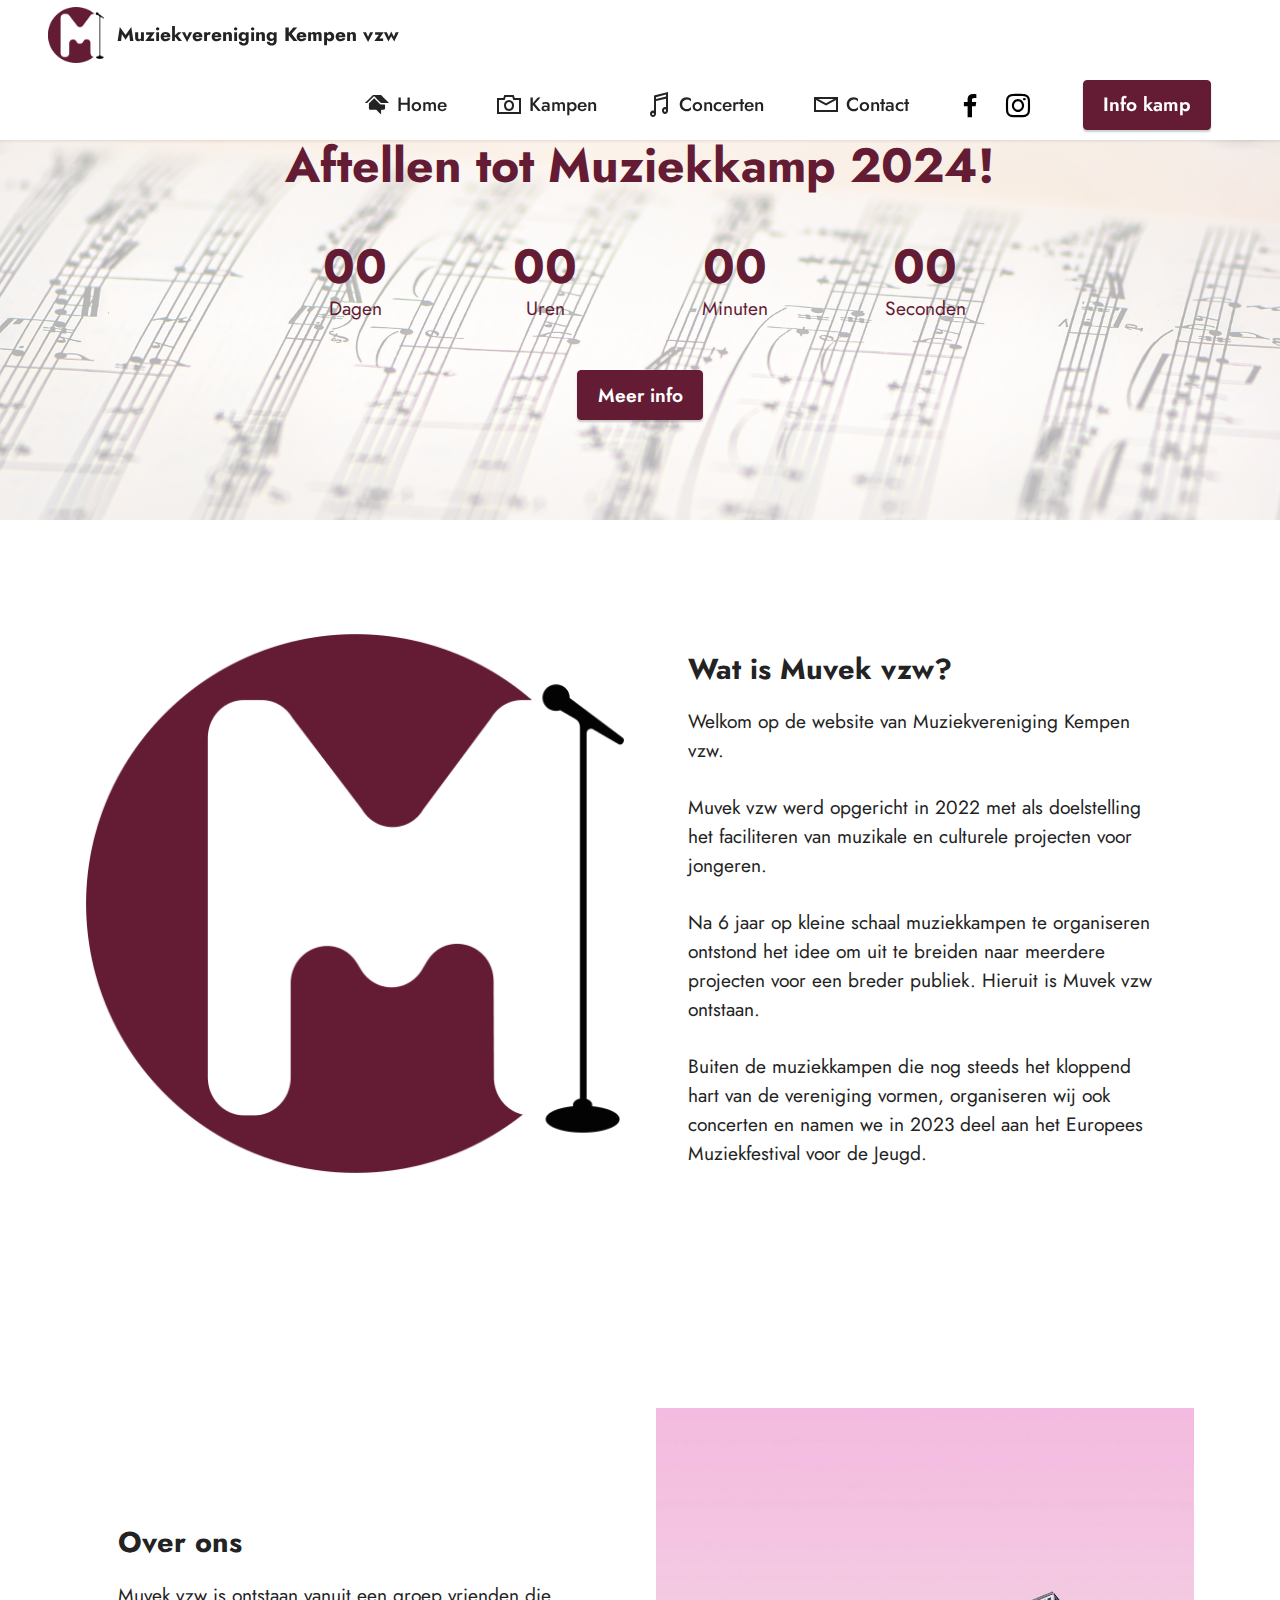
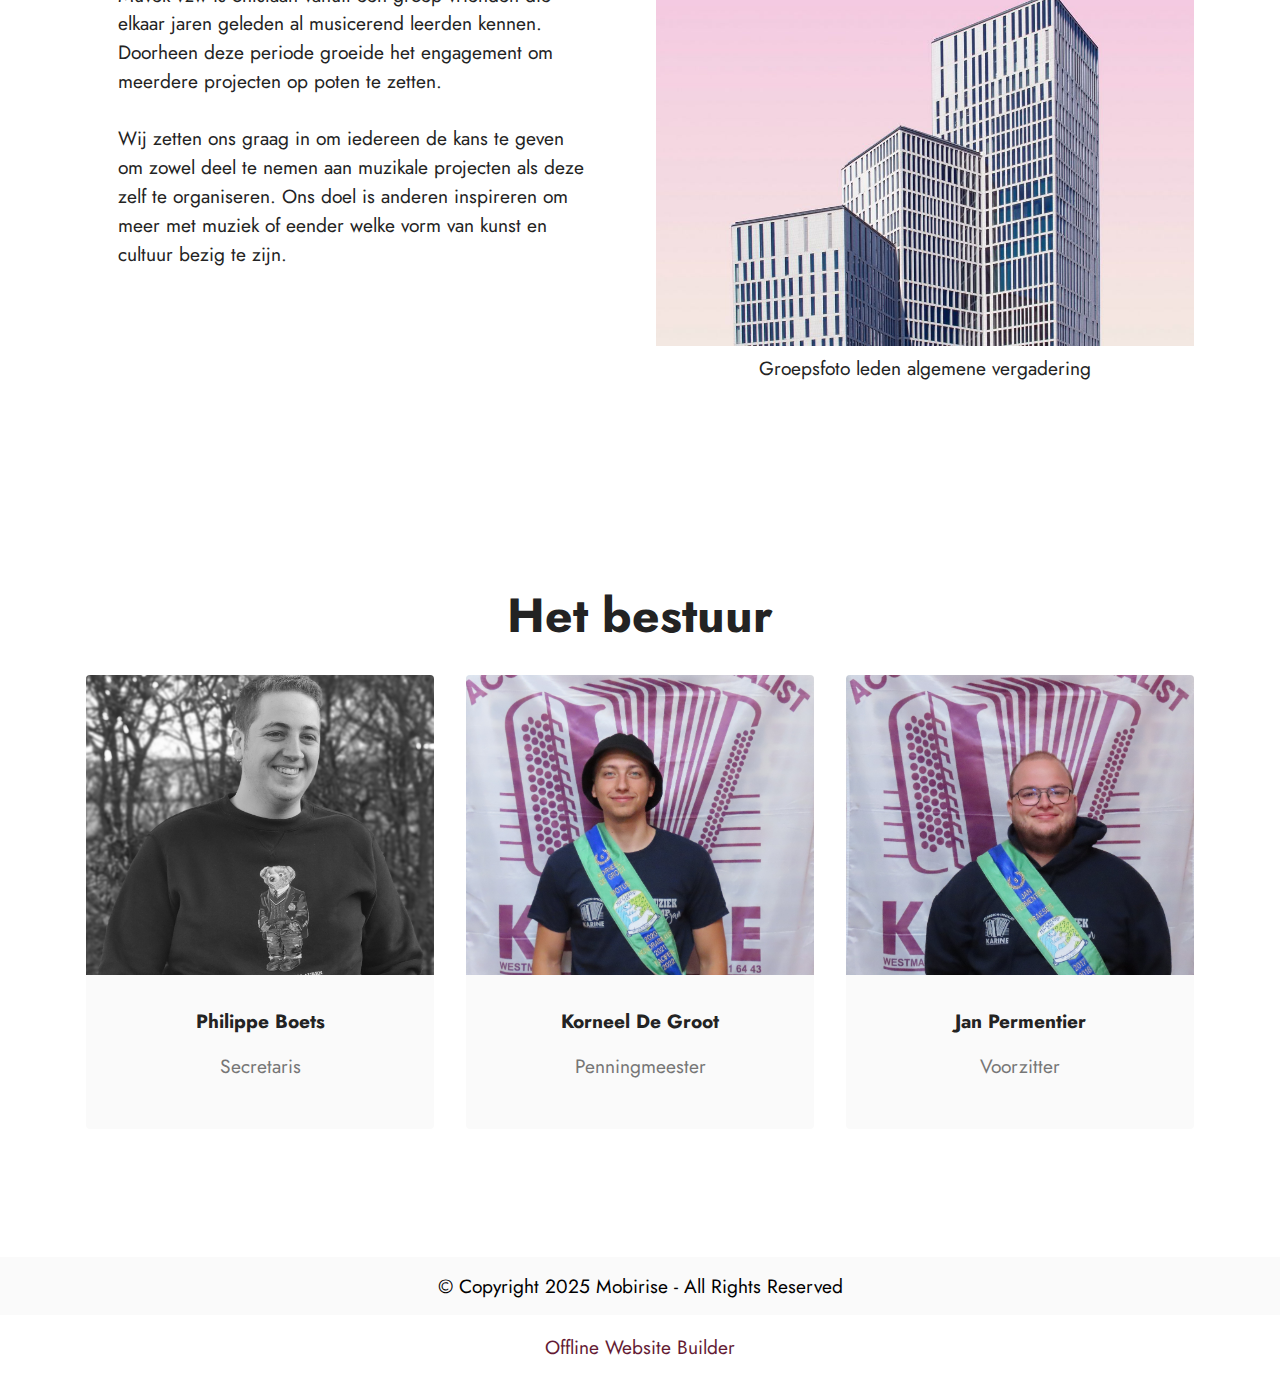
<file: index.html>
<!DOCTYPE html>
<html  >
<head>
  <!-- Site made with Mobirise Website Builder v5.9.17, https://mobirise.com -->
  <meta charset="UTF-8">
  <meta http-equiv="X-UA-Compatible" content="IE=edge">
  <meta name="generator" content="Mobirise v5.9.17, mobirise.com">
  <meta name="viewport" content="width=device-width, initial-scale=1, minimum-scale=1">
  <link rel="shortcut icon" href="assets/images/muvek-beeldlogo.png" type="image/x-icon">
  <meta name="description" content="">
  
  
  <title>Home</title>
  <link rel="stylesheet" href="assets/web/assets/mobirise-icons2/mobirise2.css">
  <link rel="stylesheet" href="assets/bootstrap/css/bootstrap.min.css">
  <link rel="stylesheet" href="assets/bootstrap/css/bootstrap-grid.min.css">
  <link rel="stylesheet" href="assets/bootstrap/css/bootstrap-reboot.min.css">
  <link rel="stylesheet" href="assets/dropdown/css/style.css">
  <link rel="stylesheet" href="assets/socicon/css/styles.css">
  <link rel="stylesheet" href="assets/theme/css/style.css">
  <link rel="preload" href="https://fonts.googleapis.com/css?family=Jost:100,200,300,400,500,600,700,800,900,100i,200i,300i,400i,500i,600i,700i,800i,900i&display=swap" as="style" onload="this.onload=null;this.rel='stylesheet'">
  <noscript><link rel="stylesheet" href="https://fonts.googleapis.com/css?family=Jost:100,200,300,400,500,600,700,800,900,100i,200i,300i,400i,500i,600i,700i,800i,900i&display=swap"></noscript>
  <link rel="preload" as="style" href="assets/mobirise/css/mbr-additional.css?v=1Dvr2v"><link rel="stylesheet" href="assets/mobirise/css/mbr-additional.css?v=1Dvr2v" type="text/css">

  
  
  
</head>
<body>
  
  <section data-bs-version="5.1" class="menu menu3 cid-tpmy68qxWw" once="menu" id="menu3-1">
    
    <nav class="navbar navbar-dropdown navbar-fixed-top navbar-expand-lg">
        <div class="container-fluid">
            <div class="navbar-brand">
                <span class="navbar-logo">
                    <a href="index.html">
                        <img src="assets/images/muvek-beeldlogo.png" alt="Mobirise" style="height: 3.5rem;">
                    </a>
                </span>
                <span class="navbar-caption-wrap"><a class="navbar-caption text-black text-primary display-7" href="index.html">Muziekvereniging Kempen vzw</a></span>
            </div>
            <button class="navbar-toggler" type="button" data-toggle="collapse" data-bs-toggle="collapse" data-target="#navbarSupportedContent" data-bs-target="#navbarSupportedContent" aria-controls="navbarNavAltMarkup" aria-expanded="false" aria-label="Toggle navigation">
                <div class="hamburger">
                    <span></span>
                    <span></span>
                    <span></span>
                    <span></span>
                </div>
            </button>
            <div class="collapse navbar-collapse" id="navbarSupportedContent">
                <ul class="navbar-nav nav-dropdown" data-app-modern-menu="true"><li class="nav-item"><a class="nav-link link text-black text-primary display-4" href="index.html"><span class="socicon socicon-homeadvisor mbr-iconfont mbr-iconfont-btn"></span>Home</a></li>
                    <li class="nav-item"><a class="nav-link link text-black text-primary display-4" href="page5.html"><span class="mobi-mbri mobi-mbri-camera mbr-iconfont mbr-iconfont-btn"></span>Kampen</a></li><li class="nav-item"><a class="nav-link link text-black text-primary display-4" href="page4.html"><span class="mobi-mbri mobi-mbri-music mbr-iconfont mbr-iconfont-btn"></span>Concerten</a></li><li class="nav-item"><a class="nav-link link text-black text-primary display-4" href="page1.html"><span class="mobi-mbri mobi-mbri-letter mbr-iconfont mbr-iconfont-btn"></span>Contact</a></li></ul>
                <div class="icons-menu">
                    <a class="iconfont-wrapper" href="https://www.facebook.com/profile.php?id=100086001709585" target="_blank">
                        <span class="p-2 mbr-iconfont socicon-facebook socicon" style="color: rgb(0, 0, 0); fill: rgb(0, 0, 0);"></span>
                    </a>
                    <a class="iconfont-wrapper" href="https://www.instagram.com/muvek_vzw/" target="_blank">
                        <span class="p-2 mbr-iconfont socicon-instagram socicon" style="color: rgb(0, 0, 0); fill: rgb(0, 0, 0);"></span>
                    </a>
                    
                    
                </div>
                <div class="navbar-buttons mbr-section-btn"><a class="btn btn-primary display-4" href="page3.html">Info kamp</a></div>
            </div>
        </div>
    </nav>
</section>

<section data-bs-version="5.1" class="countdown3 cid-tUWbTr5naq" id="countdown3-10">
    
    <div class="mbr-overlay" style="opacity: 0.7; background-color: rgb(255, 255, 255);">
    </div>
    <div class="container">
        <div class="row justify-content-center">
            <div class="col-lg-8">
                <h3 class="mbr-section-title mb-5 align-center mbr-fonts-style display-2"><strong>Aftellen tot Muziekkamp 2024!</strong></h3>
                
                <div class="countdown-cont align-center mb-5">
                    <div class="daysCountdown col-xs-3 col-sm-3 col-md-3" title="Dagen"></div>
                    <div class="hoursCountdown col-xs-3 col-sm-3 col-md-3" title="Uren"></div>
                    <div class="minutesCountdown col-xs-3 col-sm-3 col-md-3" title="Minuten"></div>
                    <div class="secondsCountdown col-xs-3 col-sm-3 col-md-3" title="Seconden"></div>
                    <div class="countdown" data-due-date="2024/07/14"></div>
                </div>
                
                
                <div class="mbr-section-btn align-center mt-5"><a class="btn btn-primary display-4" href="page6.html">Meer info</a></div>
            </div>
        </div>
    </div>
</section>

<section data-bs-version="5.1" class="image1 cid-tpmMMn6Ft4" id="image1-d">
    

    

    <div class="container">
        <div class="row align-items-center">
            <div class="col-12 col-lg-6">
                <div class="image-wrapper">
                    <img src="assets/images/muvek-beeldlogo-1.png" alt="Mobirise">
                    <p class="mbr-description mbr-fonts-style pt-2 align-center display-4"></p>
                </div>
            </div>
            <div class="col-12 col-lg">
                <div class="text-wrapper">
                    <h3 class="mbr-section-title mbr-fonts-style mb-3 display-5"><strong>Wat is Muvek vzw?</strong></h3>
                    <p class="mbr-text mbr-fonts-style display-7">Welkom op de website van Muziekvereniging Kempen vzw. <br><br>Muvek vzw werd opgericht in 2022 met als doelstelling het faciliteren van muzikale en culturele projecten voor jongeren.<br>
<br>Na 6 jaar op kleine schaal muziekkampen te organiseren ontstond het idee om uit te breiden naar meerdere projecten voor een breder publiek. Hieruit is Muvek vzw ontstaan.<br>
<br>Buiten de muziekkampen die nog steeds het kloppend hart van de vereniging vormen, organiseren wij ook concerten en namen we in 2023 deel aan het Europees Muziekfestival voor de Jeugd.&nbsp;<br></p>
                </div>
            </div>
        </div>
    </div>
</section>

<section data-bs-version="5.1" class="image2 cid-tUW1aXNFVf" id="image2-v">
    

    

    <div class="container">
        <div class="row align-items-center">
            <div class="col-12 col-lg-6">
                <div class="image-wrapper">
                    <img src="assets/images/5.jpg" alt="Mobirise">
                    <p class="mbr-description mbr-fonts-style mt-2 align-center display-4">
                        Groepsfoto leden algemene vergadering</p>
                </div>
            </div>
            <div class="col-12 col-lg">
                <div class="text-wrapper">
                    <h3 class="mbr-section-title mbr-fonts-style mb-3 display-5"><strong>Over ons</strong></h3>
                    <p class="mbr-text mbr-fonts-style display-7">Muvek vzw is ontstaan vanuit een groep vrienden die elkaar jaren geleden al musicerend leerden kennen. Doorheen deze periode groeide het engagement om meerdere projecten op poten te zetten. <br>
<br>Wij zetten ons graag in om iedereen de kans te geven om zowel deel te nemen aan muzikale projecten als deze zelf te organiseren. Ons doel is anderen inspireren om meer met muziek of eender welke vorm van kunst en cultuur bezig te zijn.&nbsp;<br></p>
                </div>
            </div>
        </div>
    </div>
</section>

<section data-bs-version="5.1" class="gallery3 cid-tUW1sxdDH1" id="gallery3-w">
    
    
    <div class="container">
        <div class="mbr-section-head">
            <h4 class="mbr-section-title mbr-fonts-style align-center mb-0 display-2"><strong>Het bestuur</strong></h4>
            
        </div>
        <div class="row mt-4">
            <div class="item features-image сol-12 col-md-6 col-lg-4 active">
                <div class="item-wrapper">
                    <div class="item-img">
                        <img src="assets/images/386798914-1263463410994996-6437544092040693876-n.jpeg" alt="" title="" data-slide-to="3" data-bs-slide-to="3">
                    </div>
                    <div class="item-content">
                        <h5 class="item-title mbr-fonts-style display-7"><strong>Philippe Boets</strong></h5>
                        
                        <p class="mbr-text mbr-fonts-style mt-3 display-7">Secretaris</p>
                    </div>
                    
                </div>
            </div><div class="item features-image сol-12 col-md-6 col-lg-4">
                <div class="item-wrapper">
                    <div class="item-img">
                        <img src="assets/images/369699293-153618887836502-5051918718546861003-n.jpeg" alt="" data-slide-to="1" data-bs-slide-to="1">
                    </div>
                    <div class="item-content">
                        <h5 class="item-title mbr-fonts-style display-7"><strong>Korneel De Groot</strong></h5>
                        
                        <p class="mbr-text mbr-fonts-style mt-3 display-7">Penningmeester</p>
                    </div>
                    
                </div>
            </div><div class="item features-image сol-12 col-md-6 col-lg-4">
                <div class="item-wrapper">
                    <div class="item-img">
                        <img src="assets/images/368556721-628787986131791-1244496432847917646-n-2.jpeg" alt="" data-slide-to="2" data-bs-slide-to="2">
                    </div>
                    <div class="item-content">
                        <h5 class="item-title mbr-fonts-style display-7"><strong>Jan Permentier</strong></h5>
                        
                        <p class="mbr-text mbr-fonts-style mt-3 display-7">Voorzitter</p>
                    </div>
                    
                </div>
            </div>
            
            
            
        </div>
    </div>
</section>

<section data-bs-version="5.1" class="footer7 cid-tpmNw9ksy8" once="footers" id="footer7-e">

    

    

    <div class="container">
        <div class="media-container-row align-center mbr-white">
            <div class="col-12">
                <p class="mbr-text mb-0 mbr-fonts-style display-7">
                    © Copyright 2025 Mobirise - All Rights Reserved
                </p>
            </div>
        </div>
    </div>
</section><section class="display-7" style="padding: 0;align-items: center;justify-content: center;flex-wrap: wrap;    align-content: center;display: flex;position: relative;height: 4rem;"><a href="https://mobiri.se/2286057" style="flex: 1 1;height: 4rem;position: absolute;width: 100%;z-index: 1;"><img alt="" style="height: 4rem;" src="[data-uri]"></a><p style="margin: 0;text-align: center;" class="display-7">&#8204;</p><a style="z-index:1" href="https://mobirise.com/offline-website-builder.html">Offline Website Builder</a></section><script src="assets/bootstrap/js/bootstrap.bundle.min.js"></script>  <script src="assets/smoothscroll/smooth-scroll.js"></script>  <script src="assets/ytplayer/index.js"></script>  <script src="assets/dropdown/js/navbar-dropdown.js"></script>  <script src="assets/countdown/countdown.js"></script>  <script src="assets/theme/js/script.js"></script>  
  
  
</body>
</html>
</file>
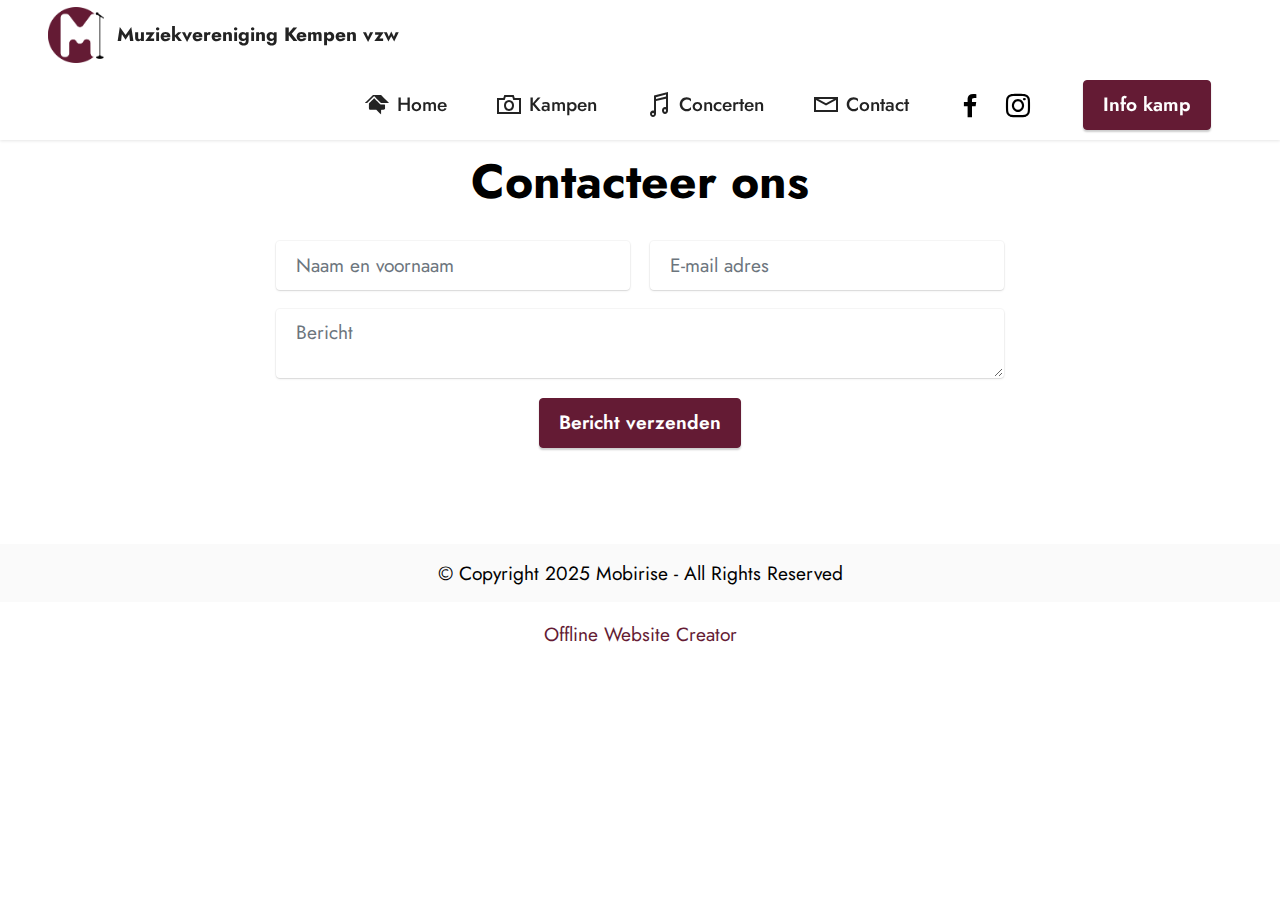
<file: page1.html>
<!DOCTYPE html>
<html  >
<head>
  <!-- Site made with Mobirise Website Builder v5.9.17, https://mobirise.com -->
  <meta charset="UTF-8">
  <meta http-equiv="X-UA-Compatible" content="IE=edge">
  <meta name="generator" content="Mobirise v5.9.17, mobirise.com">
  <meta name="viewport" content="width=device-width, initial-scale=1, minimum-scale=1">
  <link rel="shortcut icon" href="assets/images/muvek-beeldlogo.png" type="image/x-icon">
  <meta name="description" content="">
  
  
  <title>Contact</title>
  <link rel="stylesheet" href="assets/web/assets/mobirise-icons2/mobirise2.css">
  <link rel="stylesheet" href="assets/bootstrap/css/bootstrap.min.css">
  <link rel="stylesheet" href="assets/bootstrap/css/bootstrap-grid.min.css">
  <link rel="stylesheet" href="assets/bootstrap/css/bootstrap-reboot.min.css">
  <link rel="stylesheet" href="assets/dropdown/css/style.css">
  <link rel="stylesheet" href="assets/socicon/css/styles.css">
  <link rel="stylesheet" href="assets/theme/css/style.css">
  <link rel="preload" href="https://fonts.googleapis.com/css?family=Jost:100,200,300,400,500,600,700,800,900,100i,200i,300i,400i,500i,600i,700i,800i,900i&display=swap" as="style" onload="this.onload=null;this.rel='stylesheet'">
  <noscript><link rel="stylesheet" href="https://fonts.googleapis.com/css?family=Jost:100,200,300,400,500,600,700,800,900,100i,200i,300i,400i,500i,600i,700i,800i,900i&display=swap"></noscript>
  <link rel="preload" as="style" href="assets/mobirise/css/mbr-additional.css?v=bBLJFj"><link rel="stylesheet" href="assets/mobirise/css/mbr-additional.css?v=bBLJFj" type="text/css">

  
  
  
</head>
<body>
  
  <section class="menu menu3 cid-tpmy68qxWw" once="menu" id="menu3-1">
    
    <nav class="navbar navbar-dropdown navbar-fixed-top navbar-expand-lg">
        <div class="container-fluid">
            <div class="navbar-brand">
                <span class="navbar-logo">
                    <a href="index.html">
                        <img src="assets/images/muvek-beeldlogo.png" alt="Mobirise" style="height: 3.5rem;">
                    </a>
                </span>
                <span class="navbar-caption-wrap"><a class="navbar-caption text-black text-primary display-7" href="index.html">Muziekvereniging Kempen vzw</a></span>
            </div>
            <button class="navbar-toggler" type="button" data-toggle="collapse" data-target="#navbarSupportedContent" aria-controls="navbarNavAltMarkup" aria-expanded="false" aria-label="Toggle navigation">
                <div class="hamburger">
                    <span></span>
                    <span></span>
                    <span></span>
                    <span></span>
                </div>
            </button>
            <div class="collapse navbar-collapse" id="navbarSupportedContent">
                <ul class="navbar-nav nav-dropdown" data-app-modern-menu="true"><li class="nav-item"><a class="nav-link link text-black text-primary display-4" href="index.html"><span class="socicon socicon-homeadvisor mbr-iconfont mbr-iconfont-btn"></span>Home</a></li>
                    <li class="nav-item"><a class="nav-link link text-black text-primary display-4" href="page5.html"><span class="mobi-mbri mobi-mbri-camera mbr-iconfont mbr-iconfont-btn"></span>Kampen</a></li><li class="nav-item"><a class="nav-link link text-black text-primary display-4" href="page4.html"><span class="mobi-mbri mobi-mbri-music mbr-iconfont mbr-iconfont-btn"></span>Concerten</a></li><li class="nav-item"><a class="nav-link link text-black text-primary display-4" href="page1.html"><span class="mobi-mbri mobi-mbri-letter mbr-iconfont mbr-iconfont-btn"></span>Contact</a></li></ul>
                <div class="icons-menu">
                    <a class="iconfont-wrapper" href="https://www.facebook.com/profile.php?id=100086001709585" target="_blank">
                        <span class="p-2 mbr-iconfont socicon-facebook socicon" style="color: rgb(0, 0, 0); fill: rgb(0, 0, 0);"></span>
                    </a>
                    <a class="iconfont-wrapper" href="https://www.instagram.com/muvek_vzw/" target="_blank">
                        <span class="p-2 mbr-iconfont socicon-instagram socicon" style="color: rgb(0, 0, 0); fill: rgb(0, 0, 0);"></span>
                    </a>
                    
                    
                </div>
                <div class="navbar-buttons mbr-section-btn"><a class="btn btn-primary display-4" href="page3.html">Info kamp</a></div>
            </div>
        </div>
    </nav>
</section>

<section class="form5 cid-tpmJDRigln" id="form5-b">
    
    
    <div class="container">
        <div class="mbr-section-head">
            <h3 class="mbr-section-title mbr-fonts-style align-center mb-0 display-2"><strong>Contacteer ons</strong></h3>
            
        </div>
        <div class="row justify-content-center mt-4">
            <div class="col-lg-8 mx-auto mbr-form" data-form-type="formoid">
                <form action="https://mobirise.eu/" method="POST" class="mbr-form form-with-styler" data-form-title="Form Name"><input type="hidden" name="email" data-form-email="true" value="QbXWCWR1s2GDoVimK5NWe8sq46UYcynBfh9xsLzbN/7Z+hrJgd+LIpNzKiBSJRUlh4QfnzivaFRo+rtHgXCGddOsZ+qMWbxZQX7rvopk2Ix2RigENIi4Udlcr1PJ4haw">
                    <div class="">
                        <div hidden="hidden" data-form-alert="" class="alert alert-success col-12">Bedankt voor je bericht! Wij beantwoorden uw vraag zo snel mogelijk.</div>
                        <div hidden="hidden" data-form-alert-danger="" class="alert alert-danger col-12">Oops...! some
                            problem!</div>
                    </div>
                    <div class="dragArea row">
                        <div class="col-md col-sm-12 form-group" data-for="name">
                            <input type="text" name="name" placeholder="Naam en voornaam" data-form-field="name" class="form-control" value="" id="name-form5-b">
                        </div>
                        <div class="col-md col-sm-12 form-group" data-for="email">
                            <input type="email" name="email" placeholder="E-mail adres" data-form-field="email" class="form-control" value="" id="email-form5-b">
                        </div>
                        
                        <div class="col-12 form-group" data-for="textarea">
                            <textarea name="textarea" placeholder="Bericht" data-form-field="textarea" class="form-control" id="textarea-form5-b"></textarea>
                        </div>
                        <div class="col-lg-12 col-md-12 col-sm-12 align-center mbr-section-btn"><button type="submit" class="btn btn-primary display-4">Bericht verzenden</button></div>
                    </div>
                </form>
            </div>
        </div>
    </div>
</section>

<section class="footer7 cid-tpmNw9ksy8" once="footers" id="footer7-e">

    

    

    <div class="container">
        <div class="media-container-row align-center mbr-white">
            <div class="col-12">
                <p class="mbr-text mb-0 mbr-fonts-style display-7">
                    © Copyright 2025 Mobirise - All Rights Reserved
                </p>
            </div>
        </div>
    </div>
</section><section class="display-7" style="padding: 0;align-items: center;justify-content: center;flex-wrap: wrap;    align-content: center;display: flex;position: relative;height: 4rem;"><a href="https://mobiri.se/2286057" style="flex: 1 1;height: 4rem;position: absolute;width: 100%;z-index: 1;"><img alt="" style="height: 4rem;" src="[data-uri]"></a><p style="margin: 0;text-align: center;" class="display-7">&#8204;</p><a style="z-index:1" href="https://mobirise.com/offline-website-builder.html">Offline Website Creator</a></section><script src="assets/bootstrap/js/bootstrap.bundle.min.js"></script>  <script src="assets/smoothscroll/smooth-scroll.js"></script>  <script src="assets/ytplayer/index.js"></script>  <script src="assets/dropdown/js/navbar-dropdown.js"></script>  <script src="assets/theme/js/script.js"></script>  <script src="assets/formoid/formoid.min.js"></script>  
  
  
</body>
</html>
</file>
<file: assets/web/assets/mobirise-icons2/mobirise2.css>
@font-face {
  font-family: 'Moririse2';
  font-display: swap;
  src:  url('mobirise2.eot?f2bix4');
  src:  url('mobirise2.eot?f2bix4#iefix') format('embedded-opentype'),
    url('mobirise2.ttf?f2bix4') format('truetype'),
    url('mobirise2.woff?f2bix4') format('woff'),
    url('mobirise2.svg?f2bix4#mobirise2') format('svg');
  font-weight: normal;
  font-style: normal;
}

[class^="mobi-"], [class*=" mobi-"] {
  /* use !important to prevent issues with browser extensions that change fonts */
  font-family: 'Moririse2' !important;
  speak: none;
  font-style: normal;
  font-weight: normal;
  font-variant: normal;
  text-transform: none;
  line-height: 1;

  /* Better Font Rendering =========== */
  -webkit-font-smoothing: antialiased;
  -moz-osx-font-smoothing: grayscale;
}

.mobi-mbri-add-submenu:before {
  content: "\e900";
}
.mobi-mbri-alert:before {
  content: "\e901";
}
.mobi-mbri-align-center:before {
  content: "\e902";
}
.mobi-mbri-align-justify:before {
  content: "\e903";
}
.mobi-mbri-align-left:before {
  content: "\e904";
}
.mobi-mbri-align-right:before {
  content: "\e905";
}
.mobi-mbri-android:before {
  content: "\e906";
}
.mobi-mbri-apple:before {
  content: "\e907";
}
.mobi-mbri-arrow-down:before {
  content: "\e908";
}
.mobi-mbri-arrow-next:before {
  content: "\e909";
}
.mobi-mbri-arrow-prev:before {
  content: "\e90a";
}
.mobi-mbri-arrow-up:before {
  content: "\e90b";
}
.mobi-mbri-bold:before {
  content: "\e90c";
}
.mobi-mbri-bookmark:before {
  content: "\e90d";
}
.mobi-mbri-bootstrap:before {
  content: "\e90e";
}
.mobi-mbri-briefcase:before {
  content: "\e90f";
}
.mobi-mbri-browse:before {
  content: "\e910";
}
.mobi-mbri-bulleted-list:before {
  content: "\e911";
}
.mobi-mbri-calendar:before {
  content: "\e912";
}
.mobi-mbri-camera:before {
  content: "\e913";
}
.mobi-mbri-cart-add:before {
  content: "\e914";
}
.mobi-mbri-cart-full:before {
  content: "\e915";
}
.mobi-mbri-cash:before {
  content: "\e916";
}
.mobi-mbri-change-style:before {
  content: "\e917";
}
.mobi-mbri-chat:before {
  content: "\e918";
}
.mobi-mbri-clock:before {
  content: "\e919";
}
.mobi-mbri-close:before {
  content: "\e91a";
}
.mobi-mbri-cloud:before {
  content: "\e91b";
}
.mobi-mbri-code:before {
  content: "\e91c";
}
.mobi-mbri-contact-form:before {
  content: "\e91d";
}
.mobi-mbri-credit-card:before {
  content: "\e91e";
}
.mobi-mbri-cursor-click:before {
  content: "\e91f";
}
.mobi-mbri-cust-feedback:before {
  content: "\e920";
}
.mobi-mbri-database:before {
  content: "\e921";
}
.mobi-mbri-delivery:before {
  content: "\e922";
}
.mobi-mbri-desktop:before {
  content: "\e923";
}
.mobi-mbri-devices:before {
  content: "\e924";
}
.mobi-mbri-down:before {
  content: "\e925";
}
.mobi-mbri-download-2:before {
  content: "\e926";
}
.mobi-mbri-download:before {
  content: "\e927";
}
.mobi-mbri-drag-n-drop-2:before {
  content: "\e928";
}
.mobi-mbri-drag-n-drop:before {
  content: "\e929";
}
.mobi-mbri-edit-2:before {
  content: "\e92a";
}
.mobi-mbri-edit:before {
  content: "\e92b";
}
.mobi-mbri-error:before {
  content: "\e92c";
}
.mobi-mbri-extension:before {
  content: "\e92d";
}
.mobi-mbri-features:before {
  content: "\e92e";
}
.mobi-mbri-file:before {
  content: "\e92f";
}
.mobi-mbri-flag:before {
  content: "\e930";
}
.mobi-mbri-folder:before {
  content: "\e931";
}
.mobi-mbri-gift:before {
  content: "\e932";
}
.mobi-mbri-github:before {
  content: "\e933";
}
.mobi-mbri-globe-2:before {
  content: "\e934";
}
.mobi-mbri-globe:before {
  content: "\e935";
}
.mobi-mbri-growing-chart:before {
  content: "\e936";
}
.mobi-mbri-hearth:before {
  content: "\e937";
}
.mobi-mbri-help:before {
  content: "\e938";
}
.mobi-mbri-home:before {
  content: "\e939";
}
.mobi-mbri-hot-cup:before {
  content: "\e93a";
}
.mobi-mbri-idea:before {
  content: "\e93b";
}
.mobi-mbri-image-gallery:before {
  content: "\e93c";
}
.mobi-mbri-image-slider:before {
  content: "\e93d";
}
.mobi-mbri-info:before {
  content: "\e93e";
}
.mobi-mbri-italic:before {
  content: "\e93f";
}
.mobi-mbri-key:before {
  content: "\e940";
}
.mobi-mbri-laptop:before {
  content: "\e941";
}
.mobi-mbri-layers:before {
  content: "\e942";
}
.mobi-mbri-left-right:before {
  content: "\e943";
}
.mobi-mbri-left:before {
  content: "\e944";
}
.mobi-mbri-letter:before {
  content: "\e945";
}
.mobi-mbri-like:before {
  content: "\e946";
}
.mobi-mbri-link:before {
  content: "\e947";
}
.mobi-mbri-lock:before {
  content: "\e948";
}
.mobi-mbri-login:before {
  content: "\e949";
}
.mobi-mbri-logout:before {
  content: "\e94a";
}
.mobi-mbri-magic-stick:before {
  content: "\e94b";
}
.mobi-mbri-map-pin:before {
  content: "\e94c";
}
.mobi-mbri-menu:before {
  content: "\e94d";
}
.mobi-mbri-mobile-2:before {
  content: "\e94e";
}
.mobi-mbri-mobile-horizontal:before {
  content: "\e94f";
}
.mobi-mbri-mobile:before {
  content: "\e950";
}
.mobi-mbri-mobirise:before {
  content: "\e951";
}
.mobi-mbri-more-horizontal:before {
  content: "\e952";
}
.mobi-mbri-more-vertical:before {
  content: "\e953";
}
.mobi-mbri-music:before {
  content: "\e954";
}
.mobi-mbri-new-file:before {
  content: "\e955";
}
.mobi-mbri-numbered-list:before {
  content: "\e956";
}
.mobi-mbri-opened-folder:before {
  content: "\e957";
}
.mobi-mbri-pages:before {
  content: "\e958";
}
.mobi-mbri-paper-plane:before {
  content: "\e959";
}
.mobi-mbri-paperclip:before {
  content: "\e95a";
}
.mobi-mbri-phone:before {
  content: "\e95b";
}
.mobi-mbri-photo:before {
  content: "\e95c";
}
.mobi-mbri-photos:before {
  content: "\e95d";
}
.mobi-mbri-pin:before {
  content: "\e95e";
}
.mobi-mbri-play:before {
  content: "\e95f";
}
.mobi-mbri-plus:before {
  content: "\e960";
}
.mobi-mbri-preview:before {
  content: "\e961";
}
.mobi-mbri-print:before {
  content: "\e962";
}
.mobi-mbri-protect:before {
  content: "\e963";
}
.mobi-mbri-question:before {
  content: "\e964";
}
.mobi-mbri-quote-left:before {
  content: "\e965";
}
.mobi-mbri-quote-right:before {
  content: "\e966";
}
.mobi-mbri-redo:before {
  content: "\e967";
}
.mobi-mbri-refresh:before {
  content: "\e968";
}
.mobi-mbri-responsive-2:before {
  content: "\e969";
}
.mobi-mbri-responsive:before {
  content: "\e96a";
}
.mobi-mbri-right:before {
  content: "\e96b";
}
.mobi-mbri-rocket:before {
  content: "\e96c";
}
.mobi-mbri-sad-face:before {
  content: "\e96d";
}
.mobi-mbri-sale:before {
  content: "\e96e";
}
.mobi-mbri-save:before {
  content: "\e96f";
}
.mobi-mbri-search:before {
  content: "\e970";
}
.mobi-mbri-setting-2:before {
  content: "\e971";
}
.mobi-mbri-setting-3:before {
  content: "\e972";
}
.mobi-mbri-setting:before {
  content: "\e973";
}
.mobi-mbri-share:before {
  content: "\e974";
}
.mobi-mbri-shopping-bag:before {
  content: "\e975";
}
.mobi-mbri-shopping-basket:before {
  content: "\e976";
}
.mobi-mbri-shopping-cart:before {
  content: "\e977";
}
.mobi-mbri-sites:before {
  content: "\e978";
}
.mobi-mbri-smile-face:before {
  content: "\e979";
}
.mobi-mbri-speed:before {
  content: "\e97a";
}
.mobi-mbri-star:before {
  content: "\e97b";
}
.mobi-mbri-success:before {
  content: "\e97c";
}
.mobi-mbri-sun:before {
  content: "\e97d";
}
.mobi-mbri-sun2:before {
  content: "\e97e";
}
.mobi-mbri-tablet-vertical:before {
  content: "\e97f";
}
.mobi-mbri-tablet:before {
  content: "\e980";
}
.mobi-mbri-target:before {
  content: "\e981";
}
.mobi-mbri-timer:before {
  content: "\e982";
}
.mobi-mbri-to-ftp:before {
  content: "\e983";
}
.mobi-mbri-to-local-drive:before {
  content: "\e984";
}
.mobi-mbri-touch-swipe:before {
  content: "\e985";
}
.mobi-mbri-touch:before {
  content: "\e986";
}
.mobi-mbri-trash:before {
  content: "\e987";
}
.mobi-mbri-underline:before {
  content: "\e988";
}
.mobi-mbri-undo:before {
  content: "\e989";
}
.mobi-mbri-unlink:before {
  content: "\e98a";
}
.mobi-mbri-unlock:before {
  content: "\e98b";
}
.mobi-mbri-up-down:before {
  content: "\e98c";
}
.mobi-mbri-up:before {
  content: "\e98d";
}
.mobi-mbri-update:before {
  content: "\e98e";
}
.mobi-mbri-upload-2:before {
  content: "\e98f";
}
.mobi-mbri-upload:before {
  content: "\e990";
}
.mobi-mbri-user-2:before {
  content: "\e991";
}
.mobi-mbri-user:before {
  content: "\e992";
}
.mobi-mbri-users:before {
  content: "\e993";
}
.mobi-mbri-video-play:before {
  content: "\e994";
}
.mobi-mbri-video:before {
  content: "\e995";
}
.mobi-mbri-watch:before {
  content: "\e996";
}
.mobi-mbri-website-theme-2:before {
  content: "\e997";
}
.mobi-mbri-website-theme:before {
  content: "\e998";
}
.mobi-mbri-wifi:before {
  content: "\e999";
}
.mobi-mbri-windows:before {
  content: "\e99a";
}
.mobi-mbri-zoom-in:before {
  content: "\e99b";
}
.mobi-mbri-zoom-out:before {
  content: "\e99c";
}
</file>
<file: assets/dropdown/css/style.css>
.navbar-dropdown {
  left: 0;
  padding: 0;
  position: absolute;
  right: 0;
  top: 0;
  transition: all 0.45s ease;
  z-index: 1030;
  background: #282828; }
  .navbar-dropdown .navbar-logo {
    margin-right: 0.8rem;
    transition: margin 0.3s ease-in-out;
    vertical-align: middle; }
    .navbar-dropdown .navbar-logo img {
      height: 3.125rem;
      transition: all 0.3s ease-in-out; }
    .navbar-dropdown .navbar-logo.mbr-iconfont {
      font-size: 3.125rem;
      line-height: 3.125rem; }
  .navbar-dropdown .navbar-caption {
    font-weight: 700;
    white-space: normal;
    vertical-align: -4px;
    line-height: 3.125rem !important; }
    .navbar-dropdown .navbar-caption, .navbar-dropdown .navbar-caption:hover {
      color: inherit;
      text-decoration: none; }
  .navbar-dropdown .mbr-iconfont + .navbar-caption {
    vertical-align: -1px; }
  .navbar-dropdown.navbar-fixed-top {
    position: fixed; }
  .navbar-dropdown .navbar-brand span {
    vertical-align: -4px; }
  .navbar-dropdown.bg-color.transparent {
    background: none; }
  .navbar-dropdown.navbar-short .navbar-brand {
    padding: 0.625rem 0; }
    .navbar-dropdown.navbar-short .navbar-brand span {
      vertical-align: -1px; }
  .navbar-dropdown.navbar-short .navbar-caption {
    line-height: 2.375rem !important;
    vertical-align: -2px; }
  .navbar-dropdown.navbar-short .navbar-logo {
    margin-right: 0.5rem; }
    .navbar-dropdown.navbar-short .navbar-logo img {
      height: 2.375rem; }
    .navbar-dropdown.navbar-short .navbar-logo.mbr-iconfont {
      font-size: 2.375rem;
      line-height: 2.375rem; }
  .navbar-dropdown.navbar-short .mbr-table-cell {
    height: 3.625rem; }
  .navbar-dropdown .navbar-close {
    left: 0.6875rem;
    position: fixed;
    top: 0.75rem;
    z-index: 1000; }
  .navbar-dropdown .hamburger-icon {
    content: "";
    display: inline-block;
    vertical-align: middle;
    width: 16px;
    -webkit-box-shadow: 0 -6px 0 1px #282828,0 0 0 1px #282828,0 6px 0 1px #282828;
    -moz-box-shadow: 0 -6px 0 1px #282828,0 0 0 1px #282828,0 6px 0 1px #282828;
    box-shadow: 0 -6px 0 1px #282828,0 0 0 1px #282828,0 6px 0 1px #282828; }

.dropdown-menu .dropdown-toggle[data-toggle="dropdown-submenu"]::after {
  border-bottom: 0.35em solid transparent;
  border-left: 0.35em solid;
  border-right: 0;
  border-top: 0.35em solid transparent;
  margin-left: 0.3rem; }

.dropdown-menu .dropdown-item:focus {
  outline: 0; }

.nav-dropdown {
  font-size: 0.75rem;
  font-weight: 500;
  height: auto !important; }
  .nav-dropdown .nav-btn {
    padding-left: 1rem; }
  .nav-dropdown .link {
    margin: .667em 1.667em;
    font-weight: 500;
    padding: 0;
    transition: color .2s ease-in-out; }
    .nav-dropdown .link.dropdown-toggle {
      margin-right: 2.583em; }
      .nav-dropdown .link.dropdown-toggle::after {
        margin-left: .25rem;
        border-top: 0.35em solid;
        border-right: 0.35em solid transparent;
        border-left: 0.35em solid transparent;
        border-bottom: 0; }
      .nav-dropdown .link.dropdown-toggle[aria-expanded="true"] {
        margin: 0;
        padding: 0.667em 3.263em  0.667em 1.667em; }
  .nav-dropdown .link::after,
  .nav-dropdown .dropdown-item::after {
    color: inherit; }
  .nav-dropdown .btn {
    font-size: 0.75rem;
    font-weight: 700;
    letter-spacing: 0;
    margin-bottom: 0;
    padding-left: 1.25rem;
    padding-right: 1.25rem; }
  .nav-dropdown .dropdown-menu {
    border-radius: 0;
    border: 0;
    left: 0;
    margin: 0;
    padding-bottom: 1.25rem;
    padding-top: 1.25rem;
    position: relative; }
  .nav-dropdown .dropdown-submenu {
    margin-left: 0.125rem;
    top: 0; }
  .nav-dropdown .dropdown-item {
    font-weight: 500;
    line-height: 2;
    padding: 0.3846em 4.615em 0.3846em 1.5385em;
    position: relative;
    transition: color .2s ease-in-out, background-color .2s ease-in-out; }
    .nav-dropdown .dropdown-item::after {
      margin-top: -0.3077em;
      position: absolute;
      right: 1.1538em;
      top: 50%; }
    .nav-dropdown .dropdown-item:focus, .nav-dropdown .dropdown-item:hover {
      background: none; }

@media (max-width: 767px) {
  .nav-dropdown.navbar-toggleable-sm {
    bottom: 0;
    display: none;
    left: 0;
    overflow-x: hidden;
    position: fixed;
    top: 0;
    transform: translateX(-100%);
    -ms-transform: translateX(-100%);
    -webkit-transform: translateX(-100%);
    width: 18.75rem;
    z-index: 999; } }
.nav-dropdown.navbar-toggleable-xl {
  bottom: 0;
  display: none;
  left: 0;
  overflow-x: hidden;
  position: fixed;
  top: 0;
  transform: translateX(-100%);
  -ms-transform: translateX(-100%);
  -webkit-transform: translateX(-100%);
  width: 18.75rem;
  z-index: 999; }

.nav-dropdown-sm {
  display: block !important;
  overflow-x: hidden;
  overflow: auto;
  padding-top: 3.875rem; }
  .nav-dropdown-sm::after {
    content: "";
    display: block;
    height: 3rem;
    width: 100%; }
  .nav-dropdown-sm.collapse.in ~ .navbar-close {
    display: block !important; }
  .nav-dropdown-sm.collapsing, .nav-dropdown-sm.collapse.in {
    transform: translateX(0);
    -ms-transform: translateX(0);
    -webkit-transform: translateX(0);
    transition: all 0.25s ease-out;
    -webkit-transition: all 0.25s ease-out;
    background: #282828; }
  .nav-dropdown-sm.collapsing[aria-expanded="false"] {
    transform: translateX(-100%);
    -ms-transform: translateX(-100%);
    -webkit-transform: translateX(-100%); }
  .nav-dropdown-sm .nav-item {
    display: block;
    margin-left: 0 !important;
    padding-left: 0; }
  .nav-dropdown-sm .link,
  .nav-dropdown-sm .dropdown-item {
    border-top: 1px dotted rgba(255, 255, 255, 0.1);
    font-size: 0.8125rem;
    line-height: 1.6;
    margin: 0 !important;
    padding: 0.875rem 2.4rem 0.875rem 1.5625rem !important;
    position: relative;
    white-space: normal; }
    .nav-dropdown-sm .link:focus, .nav-dropdown-sm .link:hover,
    .nav-dropdown-sm .dropdown-item:focus,
    .nav-dropdown-sm .dropdown-item:hover {
      background: rgba(0, 0, 0, 0.2) !important;
      color: #c0a375; }
  .nav-dropdown-sm .nav-btn {
    position: relative;
    padding: 1.5625rem 1.5625rem 0 1.5625rem; }
    .nav-dropdown-sm .nav-btn::before {
      border-top: 1px dotted rgba(255, 255, 255, 0.1);
      content: "";
      left: 0;
      position: absolute;
      top: 0;
      width: 100%; }
    .nav-dropdown-sm .nav-btn + .nav-btn {
      padding-top: 0.625rem; }
      .nav-dropdown-sm .nav-btn + .nav-btn::before {
        display: none; }
  .nav-dropdown-sm .btn {
    padding: 0.625rem 0; }
  .nav-dropdown-sm .dropdown-toggle[data-toggle="dropdown-submenu"]::after {
    margin-left: .25rem;
    border-top: 0.35em solid;
    border-right: 0.35em solid transparent;
    border-left: 0.35em solid transparent;
    border-bottom: 0; }
  .nav-dropdown-sm .dropdown-toggle[data-toggle="dropdown-submenu"][aria-expanded="true"]::after {
    border-top: 0;
    border-right: 0.35em solid transparent;
    border-left: 0.35em solid transparent;
    border-bottom: 0.35em solid; }
  .nav-dropdown-sm .dropdown-menu {
    margin: 0;
    padding: 0;
    position: relative;
    top: 0;
    left: 0;
    width: 100%;
    border: 0;
    float: none;
    border-radius: 0;
    background: none; }
  .nav-dropdown-sm .dropdown-submenu {
    left: 100%;
    margin-left: 0.125rem;
    margin-top: -1.25rem;
    top: 0; }

.navbar-toggleable-sm .nav-dropdown .dropdown-menu {
  position: absolute; }

.navbar-toggleable-sm .nav-dropdown .dropdown-submenu {
  left: 100%;
  margin-left: 0.125rem;
  margin-top: -1.25rem;
  top: 0; }

.navbar-toggleable-sm.opened .nav-dropdown .dropdown-menu {
  position: relative; }

.navbar-toggleable-sm.opened .nav-dropdown .dropdown-submenu {
  left: 0;
  margin-left: 00rem;
  margin-top: 0rem;
  top: 0; }

.is-builder .nav-dropdown.collapsing {
  transition: none !important; }
</file>
<file: assets/socicon/css/styles.css>
@charset "UTF-8";

@font-face {
  font-family: 'Socicon';
  src:  url('../fonts/socicon.eot');
  src:  url('../fonts/socicon.eot?#iefix') format('embedded-opentype'),
    url('../fonts/socicon.woff2') format('woff2'),
    url('../fonts/socicon.ttf') format('truetype'),
    url('../fonts/socicon.woff') format('woff'),
    url('../fonts/socicon.svg#socicon') format('svg');
  font-weight: normal;
  font-style: normal;
  font-display: swap;
}

[data-icon]:before {
  font-family: "socicon" !important;
  content: attr(data-icon);
  font-style: normal !important;
  font-weight: normal !important;
  font-variant: normal !important;
  text-transform: none !important;
  speak: none;
  line-height: 1;
  -webkit-font-smoothing: antialiased;
  -moz-osx-font-smoothing: grayscale;
}

[class^="socicon-"], [class*=" socicon-"] {
  /* use !important to prevent issues with browser extensions that change fonts */
  font-family: 'Socicon' !important;
  speak: none;
  font-style: normal;
  font-weight: normal;
  font-variant: normal;
  text-transform: none;
  line-height: 1;

  /* Better Font Rendering =========== */
  -webkit-font-smoothing: antialiased;
  -moz-osx-font-smoothing: grayscale;
}

.socicon-eitaa:before {
  content: "\e97c";
}
.socicon-soroush:before {
  content: "\e97d";
}
.socicon-bale:before {
  content: "\e97e";
}
.socicon-zazzle:before {
  content: "\e97b";
}
.socicon-society6:before {
  content: "\e97a";
}
.socicon-redbubble:before {
  content: "\e979";
}
.socicon-avvo:before {
  content: "\e978";
}
.socicon-stitcher:before {
  content: "\e977";
}
.socicon-googlehangouts:before {
  content: "\e974";
}
.socicon-dlive:before {
  content: "\e975";
}
.socicon-vsco:before {
  content: "\e976";
}
.socicon-flipboard:before {
  content: "\e973";
}
.socicon-ubuntu:before {
  content: "\e958";
}
.socicon-artstation:before {
  content: "\e959";
}
.socicon-invision:before {
  content: "\e95a";
}
.socicon-torial:before {
  content: "\e95b";
}
.socicon-collectorz:before {
  content: "\e95c";
}
.socicon-seenthis:before {
  content: "\e95d";
}
.socicon-googleplaymusic:before {
  content: "\e95e";
}
.socicon-debian:before {
  content: "\e95f";
}
.socicon-filmfreeway:before {
  content: "\e960";
}
.socicon-gnome:before {
  content: "\e961";
}
.socicon-itchio:before {
  content: "\e962";
}
.socicon-jamendo:before {
  content: "\e963";
}
.socicon-mix:before {
  content: "\e964";
}
.socicon-sharepoint:before {
  content: "\e965";
}
.socicon-tinder:before {
  content: "\e966";
}
.socicon-windguru:before {
  content: "\e967";
}
.socicon-cdbaby:before {
  content: "\e968";
}
.socicon-elementaryos:before {
  content: "\e969";
}
.socicon-stage32:before {
  content: "\e96a";
}
.socicon-tiktok:before {
  content: "\e96b";
}
.socicon-gitter:before {
  content: "\e96c";
}
.socicon-letterboxd:before {
  content: "\e96d";
}
.socicon-threema:before {
  content: "\e96e";
}
.socicon-splice:before {
  content: "\e96f";
}
.socicon-metapop:before {
  content: "\e970";
}
.socicon-naver:before {
  content: "\e971";
}
.socicon-remote:before {
  content: "\e972";
}
.socicon-internet:before {
  content: "\e957";
}
.socicon-moddb:before {
  content: "\e94b";
}
.socicon-indiedb:before {
  content: "\e94c";
}
.socicon-traxsource:before {
  content: "\e94d";
}
.socicon-gamefor:before {
  content: "\e94e";
}
.socicon-pixiv:before {
  content: "\e94f";
}
.socicon-myanimelist:before {
  content: "\e950";
}
.socicon-blackberry:before {
  content: "\e951";
}
.socicon-wickr:before {
  content: "\e952";
}
.socicon-spip:before {
  content: "\e953";
}
.socicon-napster:before {
  content: "\e954";
}
.socicon-beatport:before {
  content: "\e955";
}
.socicon-hackerone:before {
  content: "\e956";
}
.socicon-hackernews:before {
  content: "\e946";
}
.socicon-smashwords:before {
  content: "\e947";
}
.socicon-kobo:before {
  content: "\e948";
}
.socicon-bookbub:before {
  content: "\e949";
}
.socicon-mailru:before {
  content: "\e94a";
}
.socicon-gitlab:before {
  content: "\e945";
}
.socicon-instructables:before {
  content: "\e944";
}
.socicon-portfolio:before {
  content: "\e943";
}
.socicon-codered:before {
  content: "\e940";
}
.socicon-origin:before {
  content: "\e941";
}
.socicon-nextdoor:before {
  content: "\e942";
}
.socicon-udemy:before {
  content: "\e93f";
}
.socicon-livemaster:before {
  content: "\e93e";
}
.socicon-crunchbase:before {
  content: "\e93b";
}
.socicon-homefy:before {
  content: "\e93c";
}
.socicon-calendly:before {
  content: "\e93d";
}
.socicon-realtor:before {
  content: "\e90f";
}
.socicon-tidal:before {
  content: "\e910";
}
.socicon-qobuz:before {
  content: "\e911";
}
.socicon-natgeo:before {
  content: "\e912";
}
.socicon-mastodon:before {
  content: "\e913";
}
.socicon-unsplash:before {
  content: "\e914";
}
.socicon-homeadvisor:before {
  content: "\e915";
}
.socicon-angieslist:before {
  content: "\e916";
}
.socicon-codepen:before {
  content: "\e917";
}
.socicon-slack:before {
  content: "\e918";
}
.socicon-openaigym:before {
  content: "\e919";
}
.socicon-logmein:before {
  content: "\e91a";
}
.socicon-fiverr:before {
  content: "\e91b";
}
.socicon-gotomeeting:before {
  content: "\e91c";
}
.socicon-aliexpress:before {
  content: "\e91d";
}
.socicon-guru:before {
  content: "\e91e";
}
.socicon-appstore:before {
  content: "\e91f";
}
.socicon-homes:before {
  content: "\e920";
}
.socicon-zoom:before {
  content: "\e921";
}
.socicon-alibaba:before {
  content: "\e922";
}
.socicon-craigslist:before {
  content: "\e923";
}
.socicon-wix:before {
  content: "\e924";
}
.socicon-redfin:before {
  content: "\e925";
}
.socicon-googlecalendar:before {
  content: "\e926";
}
.socicon-shopify:before {
  content: "\e927";
}
.socicon-freelancer:before {
  content: "\e928";
}
.socicon-seedrs:before {
  content: "\e929";
}
.socicon-bing:before {
  content: "\e92a";
}
.socicon-doodle:before {
  content: "\e92b";
}
.socicon-bonanza:before {
  content: "\e92c";
}
.socicon-squarespace:before {
  content: "\e92d";
}
.socicon-toptal:before {
  content: "\e92e";
}
.socicon-gust:before {
  content: "\e92f";
}
.socicon-ask:before {
  content: "\e930";
}
.socicon-trulia:before {
  content: "\e931";
}
.socicon-loomly:before {
  content: "\e932";
}
.socicon-ghost:before {
  content: "\e933";
}
.socicon-upwork:before {
  content: "\e934";
}
.socicon-fundable:before {
  content: "\e935";
}
.socicon-booking:before {
  content: "\e936";
}
.socicon-googlemaps:before {
  content: "\e937";
}
.socicon-zillow:before {
  content: "\e938";
}
.socicon-niconico:before {
  content: "\e939";
}
.socicon-toneden:before {
  content: "\e93a";
}
.socicon-augment:before {
  content: "\e908";
}
.socicon-bitbucket:before {
  content: "\e909";
}
.socicon-fyuse:before {
  content: "\e90a";
}
.socicon-yt-gaming:before {
  content: "\e90b";
}
.socicon-sketchfab:before {
  content: "\e90c";
}
.socicon-mobcrush:before {
  content: "\e90d";
}
.socicon-microsoft:before {
  content: "\e90e";
}
.socicon-pandora:before {
  content: "\e907";
}
.socicon-messenger:before {
  content: "\e906";
}
.socicon-gamewisp:before {
  content: "\e905";
}
.socicon-bloglovin:before {
  content: "\e904";
}
.socicon-tunein:before {
  content: "\e903";
}
.socicon-gamejolt:before {
  content: "\e901";
}
.socicon-trello:before {
  content: "\e902";
}
.socicon-spreadshirt:before {
  content: "\e900";
}
.socicon-500px:before {
  content: "\e000";
}
.socicon-8tracks:before {
  content: "\e001";
}
.socicon-airbnb:before {
  content: "\e002";
}
.socicon-alliance:before {
  content: "\e003";
}
.socicon-amazon:before {
  content: "\e004";
}
.socicon-amplement:before {
  content: "\e005";
}
.socicon-android:before {
  content: "\e006";
}
.socicon-angellist:before {
  content: "\e007";
}
.socicon-apple:before {
  content: "\e008";
}
.socicon-appnet:before {
  content: "\e009";
}
.socicon-baidu:before {
  content: "\e00a";
}
.socicon-bandcamp:before {
  content: "\e00b";
}
.socicon-battlenet:before {
  content: "\e00c";
}
.socicon-mixer:before {
  content: "\e00d";
}
.socicon-bebee:before {
  content: "\e00e";
}
.socicon-bebo:before {
  content: "\e00f";
}
.socicon-behance:before {
  content: "\e010";
}
.socicon-blizzard:before {
  content: "\e011";
}
.socicon-blogger:before {
  content: "\e012";
}
.socicon-buffer:before {
  content: "\e013";
}
.socicon-chrome:before {
  content: "\e014";
}
.socicon-coderwall:before {
  content: "\e015";
}
.socicon-curse:before {
  content: "\e016";
}
.socicon-dailymotion:before {
  content: "\e017";
}
.socicon-deezer:before {
  content: "\e018";
}
.socicon-delicious:before {
  content: "\e019";
}
.socicon-deviantart:before {
  content: "\e01a";
}
.socicon-diablo:before {
  content: "\e01b";
}
.socicon-digg:before {
  content: "\e01c";
}
.socicon-discord:before {
  content: "\e01d";
}
.socicon-disqus:before {
  content: "\e01e";
}
.socicon-douban:before {
  content: "\e01f";
}
.socicon-draugiem:before {
  content: "\e020";
}
.socicon-dribbble:before {
  content: "\e021";
}
.socicon-drupal:before {
  content: "\e022";
}
.socicon-ebay:before {
  content: "\e023";
}
.socicon-ello:before {
  content: "\e024";
}
.socicon-endomodo:before {
  content: "\e025";
}
.socicon-envato:before {
  content: "\e026";
}
.socicon-etsy:before {
  content: "\e027";
}
.socicon-facebook:before {
  content: "\e028";
}
.socicon-feedburner:before {
  content: "\e029";
}
.socicon-filmweb:before {
  content: "\e02a";
}
.socicon-firefox:before {
  content: "\e02b";
}
.socicon-flattr:before {
  content: "\e02c";
}
.socicon-flickr:before {
  content: "\e02d";
}
.socicon-formulr:before {
  content: "\e02e";
}
.socicon-forrst:before {
  content: "\e02f";
}
.socicon-foursquare:before {
  content: "\e030";
}
.socicon-friendfeed:before {
  content: "\e031";
}
.socicon-github:before {
  content: "\e032";
}
.socicon-goodreads:before {
  content: "\e033";
}
.socicon-google:before {
  content: "\e034";
}
.socicon-googlescholar:before {
  content: "\e035";
}
.socicon-googlegroups:before {
  content: "\e036";
}
.socicon-googlephotos:before {
  content: "\e037";
}
.socicon-googleplus:before {
  content: "\e038";
}
.socicon-grooveshark:before {
  content: "\e039";
}
.socicon-hackerrank:before {
  content: "\e03a";
}
.socicon-hearthstone:before {
  content: "\e03b";
}
.socicon-hellocoton:before {
  content: "\e03c";
}
.socicon-heroes:before {
  content: "\e03d";
}
.socicon-smashcast:before {
  content: "\e03e";
}
.socicon-horde:before {
  content: "\e03f";
}
.socicon-houzz:before {
  content: "\e040";
}
.socicon-icq:before {
  content: "\e041";
}
.socicon-identica:before {
  content: "\e042";
}
.socicon-imdb:before {
  content: "\e043";
}
.socicon-instagram:before {
  content: "\e044";
}
.socicon-issuu:before {
  content: "\e045";
}
.socicon-istock:before {
  content: "\e046";
}
.socicon-itunes:before {
  content: "\e047";
}
.socicon-keybase:before {
  content: "\e048";
}
.socicon-lanyrd:before {
  content: "\e049";
}
.socicon-lastfm:before {
  content: "\e04a";
}
.socicon-line:before {
  content: "\e04b";
}
.socicon-linkedin:before {
  content: "\e04c";
}
.socicon-livejournal:before {
  content: "\e04d";
}
.socicon-lyft:before {
  content: "\e04e";
}
.socicon-macos:before {
  content: "\e04f";
}
.socicon-mail:before {
  content: "\e050";
}
.socicon-medium:before {
  content: "\e051";
}
.socicon-meetup:before {
  content: "\e052";
}
.socicon-mixcloud:before {
  content: "\e053";
}
.socicon-modelmayhem:before {
  content: "\e054";
}
.socicon-mumble:before {
  content: "\e055";
}
.socicon-myspace:before {
  content: "\e056";
}
.socicon-newsvine:before {
  content: "\e057";
}
.socicon-nintendo:before {
  content: "\e058";
}
.socicon-npm:before {
  content: "\e059";
}
.socicon-odnoklassniki:before {
  content: "\e05a";
}
.socicon-openid:before {
  content: "\e05b";
}
.socicon-opera:before {
  content: "\e05c";
}
.socicon-outlook:before {
  content: "\e05d";
}
.socicon-overwatch:before {
  content: "\e05e";
}
.socicon-patreon:before {
  content: "\e05f";
}
.socicon-paypal:before {
  content: "\e060";
}
.socicon-periscope:before {
  content: "\e061";
}
.socicon-persona:before {
  content: "\e062";
}
.socicon-pinterest:before {
  content: "\e063";
}
.socicon-play:before {
  content: "\e064";
}
.socicon-player:before {
  content: "\e065";
}
.socicon-playstation:before {
  content: "\e066";
}
.socicon-pocket:before {
  content: "\e067";
}
.socicon-qq:before {
  content: "\e068";
}
.socicon-quora:before {
  content: "\e069";
}
.socicon-raidcall:before {
  content: "\e06a";
}
.socicon-ravelry:before {
  content: "\e06b";
}
.socicon-reddit:before {
  content: "\e06c";
}
.socicon-renren:before {
  content: "\e06d";
}
.socicon-researchgate:before {
  content: "\e06e";
}
.socicon-residentadvisor:before {
  content: "\e06f";
}
.socicon-reverbnation:before {
  content: "\e070";
}
.socicon-rss:before {
  content: "\e071";
}
.socicon-sharethis:before {
  content: "\e072";
}
.socicon-skype:before {
  content: "\e073";
}
.socicon-slideshare:before {
  content: "\e074";
}
.socicon-smugmug:before {
  content: "\e075";
}
.socicon-snapchat:before {
  content: "\e076";
}
.socicon-songkick:before {
  content: "\e077";
}
.socicon-soundcloud:before {
  content: "\e078";
}
.socicon-spotify:before {
  content: "\e079";
}
.socicon-stackexchange:before {
  content: "\e07a";
}
.socicon-stackoverflow:before {
  content: "\e07b";
}
.socicon-starcraft:before {
  content: "\e07c";
}
.socicon-stayfriends:before {
  content: "\e07d";
}
.socicon-steam:before {
  content: "\e07e";
}
.socicon-storehouse:before {
  content: "\e07f";
}
.socicon-strava:before {
  content: "\e080";
}
.socicon-streamjar:before {
  content: "\e081";
}
.socicon-stumbleupon:before {
  content: "\e082";
}
.socicon-swarm:before {
  content: "\e083";
}
.socicon-teamspeak:before {
  content: "\e084";
}
.socicon-teamviewer:before {
  content: "\e085";
}
.socicon-technorati:before {
  content: "\e086";
}
.socicon-telegram:before {
  content: "\e087";
}
.socicon-tripadvisor:before {
  content: "\e088";
}
.socicon-tripit:before {
  content: "\e089";
}
.socicon-triplej:before {
  content: "\e08a";
}
.socicon-tumblr:before {
  content: "\e08b";
}
.socicon-twitch:before {
  content: "\e08c";
}
.socicon-twitter:before {
  content: "\e08d";
}
.socicon-uber:before {
  content: "\e08e";
}
.socicon-ventrilo:before {
  content: "\e08f";
}
.socicon-viadeo:before {
  content: "\e090";
}
.socicon-viber:before {
  content: "\e091";
}
.socicon-viewbug:before {
  content: "\e092";
}
.socicon-vimeo:before {
  content: "\e093";
}
.socicon-vine:before {
  content: "\e094";
}
.socicon-vkontakte:before {
  content: "\e095";
}
.socicon-warcraft:before {
  content: "\e096";
}
.socicon-wechat:before {
  content: "\e097";
}
.socicon-weibo:before {
  content: "\e098";
}
.socicon-whatsapp:before {
  content: "\e099";
}
.socicon-wikipedia:before {
  content: "\e09a";
}
.socicon-windows:before {
  content: "\e09b";
}
.socicon-wordpress:before {
  content: "\e09c";
}
.socicon-wykop:before {
  content: "\e09d";
}
.socicon-xbox:before {
  content: "\e09e";
}
.socicon-xing:before {
  content: "\e09f";
}
.socicon-yahoo:before {
  content: "\e0a0";
}
.socicon-yammer:before {
  content: "\e0a1";
}
.socicon-yandex:before {
  content: "\e0a2";
}
.socicon-yelp:before {
  content: "\e0a3";
}
.socicon-younow:before {
  content: "\e0a4";
}
.socicon-youtube:before {
  content: "\e0a5";
}
.socicon-zapier:before {
  content: "\e0a6";
}
.socicon-zerply:before {
  content: "\e0a7";
}
.socicon-zomato:before {
  content: "\e0a8";
}
.socicon-zynga:before {
  content: "\e0a9";
}
</file>
<file: assets/theme/css/style.css>
@charset "UTF-8";
section {
  background-color: #ffffff;
}

body {
  font-style: normal;
  line-height: 1.5;
  font-weight: 400;
  color: #232323;
  position: relative;
}

button {
  background-color: transparent;
  border-color: transparent;
}

section,
.container,
.container-fluid {
  position: relative;
  word-wrap: break-word;
}

a.mbr-iconfont:hover {
  text-decoration: none;
}

.article .lead p,
.article .lead ul,
.article .lead ol,
.article .lead pre,
.article .lead blockquote {
  margin-bottom: 0;
}

a {
  font-style: normal;
  font-weight: 400;
  cursor: pointer;
}
a, a:hover {
  text-decoration: none;
}

.mbr-section-title {
  font-style: normal;
  line-height: 1.3;
}

.mbr-section-subtitle {
  line-height: 1.3;
}

.mbr-text {
  font-style: normal;
  line-height: 1.7;
}

h1,
h2,
h3,
h4,
h5,
h6,
.display-1,
.display-2,
.display-4,
.display-5,
.display-7,
span,
p,
a {
  line-height: 1;
  word-break: break-word;
  word-wrap: break-word;
  font-weight: 400;
}

b,
strong {
  font-weight: bold;
}

input:-webkit-autofill, input:-webkit-autofill:hover, input:-webkit-autofill:focus, input:-webkit-autofill:active {
  transition-delay: 9999s;
  -webkit-transition-property: background-color, color;
  transition-property: background-color, color;
}

textarea[type=hidden] {
  display: none;
}

section {
  background-position: 50% 50%;
  background-repeat: no-repeat;
  background-size: cover;
}
section .mbr-background-video,
section .mbr-background-video-preview {
  position: absolute;
  bottom: 0;
  left: 0;
  right: 0;
  top: 0;
}

.hidden {
  visibility: hidden;
}

.mbr-z-index20 {
  z-index: 20;
}

/*! Base colors */
.mbr-white {
  color: #ffffff;
}

.mbr-black {
  color: #111111;
}

.mbr-bg-white {
  background-color: #ffffff;
}

.mbr-bg-black {
  background-color: #000000;
}

/*! Text-aligns */
.align-left {
  text-align: left;
}

.align-center {
  text-align: center;
}

.align-right {
  text-align: right;
}

/*! Font-weight  */
.mbr-light {
  font-weight: 300;
}

.mbr-regular {
  font-weight: 400;
}

.mbr-semibold {
  font-weight: 500;
}

.mbr-bold {
  font-weight: 700;
}

/*! Media  */
.media-content {
  flex-basis: 100%;
}

.media-container-row {
  display: flex;
  flex-direction: row;
  flex-wrap: wrap;
  justify-content: center;
  align-content: center;
  align-items: start;
}
.media-container-row .media-size-item {
  width: 400px;
}

.media-container-column {
  display: flex;
  flex-direction: column;
  flex-wrap: wrap;
  justify-content: center;
  align-content: center;
  align-items: stretch;
}
.media-container-column > * {
  width: 100%;
}

@media (min-width: 992px) {
  .media-container-row {
    flex-wrap: nowrap;
  }
}
figure {
  margin-bottom: 0;
  overflow: hidden;
}

figure[mbr-media-size] {
  transition: width 0.1s;
}

img,
iframe {
  display: block;
  width: 100%;
}

.card {
  background-color: transparent;
  border: none;
}

.card-box {
  width: 100%;
}

.card-img {
  text-align: center;
  flex-shrink: 0;
  -webkit-flex-shrink: 0;
}

.media {
  max-width: 100%;
  margin: 0 auto;
}

.mbr-figure {
  align-self: center;
}

.media-container > div {
  max-width: 100%;
}

.mbr-figure img,
.card-img img {
  width: 100%;
}

@media (max-width: 991px) {
  .media-size-item {
    width: auto !important;
  }

  .media {
    width: auto;
  }

  .mbr-figure {
    width: 100% !important;
  }
}
/*! Buttons */
.mbr-section-btn {
  margin-left: -0.6rem;
  margin-right: -0.6rem;
  font-size: 0;
}

.btn {
  font-weight: 600;
  border-width: 1px;
  font-style: normal;
  margin: 0.6rem 0.6rem;
  white-space: normal;
  transition: all 0.2s ease-in-out;
  display: inline-flex;
  align-items: center;
  justify-content: center;
  word-break: break-word;
}

.btn-sm {
  font-weight: 600;
  letter-spacing: 0px;
  transition: all 0.3s ease-in-out;
}

.btn-md {
  font-weight: 600;
  letter-spacing: 0px;
  transition: all 0.3s ease-in-out;
}

.btn-lg {
  font-weight: 600;
  letter-spacing: 0px;
  transition: all 0.3s ease-in-out;
}

.btn-form {
  margin: 0;
}
.btn-form:hover {
  cursor: pointer;
}

nav .mbr-section-btn {
  margin-left: 0rem;
  margin-right: 0rem;
}

/*! Btn icon margin */
.btn .mbr-iconfont,
.btn.btn-sm .mbr-iconfont {
  order: 1;
  cursor: pointer;
  margin-left: 0.5rem;
  vertical-align: sub;
}

.btn.btn-md .mbr-iconfont,
.btn.btn-md .mbr-iconfont {
  margin-left: 0.8rem;
}

.mbr-regular {
  font-weight: 400;
}

.mbr-semibold {
  font-weight: 500;
}

.mbr-bold {
  font-weight: 700;
}

[type=submit] {
  -webkit-appearance: none;
}

/*! Full-screen */
.mbr-fullscreen .mbr-overlay {
  min-height: 100vh;
}

.mbr-fullscreen {
  display: flex;
  display: -moz-flex;
  display: -ms-flex;
  display: -o-flex;
  align-items: center;
  min-height: 100vh;
  padding-top: 3rem;
  padding-bottom: 3rem;
}

/*! Map */
.map {
  height: 25rem;
  position: relative;
}
.map iframe {
  width: 100%;
  height: 100%;
}

/*! Scroll to top arrow */
.mbr-arrow-up {
  bottom: 25px;
  right: 90px;
  position: fixed;
  text-align: right;
  z-index: 5000;
  color: #ffffff;
  font-size: 22px;
}

.mbr-arrow-up a {
  background: rgba(0, 0, 0, 0.2);
  border-radius: 50%;
  color: #fff;
  display: inline-block;
  height: 60px;
  width: 60px;
  border: 2px solid #fff;
  outline-style: none !important;
  position: relative;
  text-decoration: none;
  transition: all 0.3s ease-in-out;
  cursor: pointer;
  text-align: center;
}
.mbr-arrow-up a:hover {
  background-color: rgba(0, 0, 0, 0.4);
}
.mbr-arrow-up a i {
  line-height: 60px;
}

.mbr-arrow-up-icon {
  display: block;
  color: #fff;
}

.mbr-arrow-up-icon::before {
  content: "›";
  display: inline-block;
  font-family: serif;
  font-size: 22px;
  line-height: 1;
  font-style: normal;
  position: relative;
  top: 6px;
  left: -4px;
  transform: rotate(-90deg);
}

/*! Arrow Down */
.mbr-arrow {
  position: absolute;
  bottom: 45px;
  left: 50%;
  width: 60px;
  height: 60px;
  cursor: pointer;
  background-color: rgba(80, 80, 80, 0.5);
  border-radius: 50%;
  transform: translateX(-50%);
}
@media (max-width: 767px) {
  .mbr-arrow {
    display: none;
  }
}
.mbr-arrow > a {
  display: inline-block;
  text-decoration: none;
  outline-style: none;
  -webkit-animation: arrowdown 1.7s ease-in-out infinite;
          animation: arrowdown 1.7s ease-in-out infinite;
  color: #ffffff;
}
.mbr-arrow > a > i {
  position: absolute;
  top: -2px;
  left: 15px;
  font-size: 2rem;
}

#scrollToTop a i::before {
  content: "";
  position: absolute;
  display: block;
  border-bottom: 2.5px solid #fff;
  border-left: 2.5px solid #fff;
  width: 27.8%;
  height: 27.8%;
  left: 50%;
  top: 51%;
  transform: translateY(-30%) translateX(-50%) rotate(135deg);
}

@keyframes arrowdown {
  0% {
    transform: translateY(0px);
  }
  50% {
    transform: translateY(-5px);
  }
  100% {
    transform: translateY(0px);
  }
}
@-webkit-keyframes arrowdown {
  0% {
    transform: translateY(0px);
  }
  50% {
    transform: translateY(-5px);
  }
  100% {
    transform: translateY(0px);
  }
}
@media (max-width: 500px) {
  .mbr-arrow-up {
    left: 0;
    right: 0;
    text-align: center;
  }
}
/*Gradients animation*/
@keyframes gradient-animation {
  from {
    background-position: 0% 100%;
    -webkit-animation-timing-function: ease-in-out;
            animation-timing-function: ease-in-out;
  }
  to {
    background-position: 100% 0%;
    -webkit-animation-timing-function: ease-in-out;
            animation-timing-function: ease-in-out;
  }
}
@-webkit-keyframes gradient-animation {
  from {
    background-position: 0% 100%;
    -webkit-animation-timing-function: ease-in-out;
            animation-timing-function: ease-in-out;
  }
  to {
    background-position: 100% 0%;
    -webkit-animation-timing-function: ease-in-out;
            animation-timing-function: ease-in-out;
  }
}
.bg-gradient {
  background-size: 200% 200%;
  animation: gradient-animation 5s infinite alternate;
  -webkit-animation: gradient-animation 5s infinite alternate;
}

.menu .navbar-brand {
  display: -webkit-flex;
}
.menu .navbar-brand span {
  display: flex;
  display: -webkit-flex;
}
.menu .navbar-brand .navbar-caption-wrap {
  display: -webkit-flex;
}
.menu .navbar-brand .navbar-logo img {
  display: -webkit-flex;
  width: auto;
}
@media (min-width: 768px) and (max-width: 991px) {
  .menu .navbar-toggleable-sm .navbar-nav {
    display: -ms-flexbox;
  }
}
@media (max-width: 991px) {
  .menu .navbar-collapse {
    max-height: 93.5vh;
  }
  .menu .navbar-collapse.show {
    overflow: auto;
  }
}
@media (min-width: 992px) {
  .menu .navbar-nav.nav-dropdown {
    display: -webkit-flex;
  }
  .menu .navbar-toggleable-sm .navbar-collapse {
    display: -webkit-flex !important;
  }
  .menu .collapsed .navbar-collapse {
    max-height: 93.5vh;
  }
  .menu .collapsed .navbar-collapse.show {
    overflow: auto;
  }
}
@media (max-width: 767px) {
  .menu .navbar-collapse {
    max-height: 80vh;
  }
}

.nav-link .mbr-iconfont {
  margin-right: 0.5rem;
}

.navbar {
  display: -webkit-flex;
  -webkit-flex-wrap: wrap;
  -webkit-align-items: center;
  -webkit-justify-content: space-between;
}

.navbar-collapse {
  -webkit-flex-basis: 100%;
  -webkit-flex-grow: 1;
  -webkit-align-items: center;
}

.nav-dropdown .link {
  padding: 0.667em 1.667em !important;
  margin: 0 !important;
}

.nav {
  display: -webkit-flex;
  -webkit-flex-wrap: wrap;
}

.row {
  display: -webkit-flex;
  -webkit-flex-wrap: wrap;
}

.justify-content-center {
  -webkit-justify-content: center;
}

.form-inline {
  display: -webkit-flex;
}

.card-wrapper {
  -webkit-flex: 1;
}

.carousel-control {
  z-index: 10;
  display: -webkit-flex;
}

.carousel-controls {
  display: -webkit-flex;
}

.media {
  display: -webkit-flex;
}

.form-group:focus {
  outline: none;
}

.jq-selectbox__select {
  padding: 7px 0;
  position: relative;
}

.jq-selectbox__dropdown {
  overflow: hidden;
  border-radius: 10px;
  position: absolute;
  top: 100%;
  left: 0 !important;
  width: 100% !important;
}

.jq-selectbox__trigger-arrow {
  right: 0;
  transform: translateY(-50%);
}

.jq-selectbox li {
  padding: 1.07em 0.5em;
}

input[type=range] {
  padding-left: 0 !important;
  padding-right: 0 !important;
}

.modal-dialog,
.modal-content {
  height: 100%;
}

.modal-dialog .carousel-inner {
  height: calc(100vh - 1.75rem);
}
@media (max-width: 575px) {
  .modal-dialog .carousel-inner {
    height: calc(100vh - 1rem);
  }
}

.carousel-item {
  text-align: center;
}

.carousel-item img {
  margin: auto;
}

.navbar-toggler {
  align-self: flex-start;
  padding: 0.25rem 0.75rem;
  font-size: 1.25rem;
  line-height: 1;
  background: transparent;
  border: 1px solid transparent;
  border-radius: 0.25rem;
}

.navbar-toggler:focus,
.navbar-toggler:hover {
  text-decoration: none;
  box-shadow: none;
}

.navbar-toggler-icon {
  display: inline-block;
  width: 1.5em;
  height: 1.5em;
  vertical-align: middle;
  content: "";
  background: no-repeat center center;
  background-size: 100% 100%;
}

.navbar-toggler-left {
  position: absolute;
  left: 1rem;
}

.navbar-toggler-right {
  position: absolute;
  right: 1rem;
}

.card-img {
  width: auto;
}

.menu .navbar.collapsed:not(.beta-menu) {
  flex-direction: column;
}

.carousel-item.active,
.carousel-item-next,
.carousel-item-prev {
  display: flex;
}

.note-air-layout .dropup .dropdown-menu,
.note-air-layout .navbar-fixed-bottom .dropdown .dropdown-menu {
  bottom: initial !important;
}

html,
body {
  height: auto;
  min-height: 100vh;
}

.dropup .dropdown-toggle::after {
  display: none;
}

.form-asterisk {
  font-family: initial;
  position: absolute;
  top: -2px;
  font-weight: normal;
}

.form-control-label {
  position: relative;
  cursor: pointer;
  margin-bottom: 0.357em;
  padding: 0;
}

.alert {
  color: #ffffff;
  border-radius: 0;
  border: 0;
  font-size: 1.1rem;
  line-height: 1.5;
  margin-bottom: 1.875rem;
  padding: 1.25rem;
  position: relative;
  text-align: center;
}
.alert.alert-form::after {
  background-color: inherit;
  bottom: -7px;
  content: "";
  display: block;
  height: 14px;
  left: 50%;
  margin-left: -7px;
  position: absolute;
  transform: rotate(45deg);
  width: 14px;
}

.form-control {
  background-color: #ffffff;
  background-clip: border-box;
  color: #232323;
  line-height: 1rem !important;
  height: auto;
  padding: 0.6rem 1.2rem;
  transition: border-color 0.25s ease 0s;
  border: 1px solid transparent !important;
  border-radius: 4px;
  box-shadow: rgba(0, 0, 0, 0.07) 0px 1px 1px 0px, rgba(0, 0, 0, 0.07) 0px 1px 3px 0px, rgba(0, 0, 0, 0.03) 0px 0px 0px 1px;
}
.form-active .form-control:invalid {
  border-color: red;
}

form .row {
  margin-left: -0.6rem;
  margin-right: -0.6rem;
}
form .row [class*=col] {
  padding-left: 0.6rem;
  padding-right: 0.6rem;
}

form .mbr-section-btn {
  margin: 0;
  padding-left: 0.6rem;
  padding-right: 0.6rem;
}

form .btn {
  display: flex;
  padding: 0.6rem 1.2rem;
  margin: 0;
}

form .form-check-input {
  margin-top: 0.5;
}

textarea.form-control {
  line-height: 1.5rem !important;
}

.form-group {
  margin-bottom: 1.2rem;
}

.form-control,
form .btn {
  min-height: 48px;
}

.gdpr-block label span.textGDPR input[name=gdpr] {
  top: 7px;
}

.form-control:focus {
  box-shadow: none;
}

:focus {
  outline: none;
}

.mbr-overlay {
  background-color: #000;
  bottom: 0;
  left: 0;
  opacity: 0.5;
  position: absolute;
  right: 0;
  top: 0;
  z-index: 0;
  pointer-events: none;
}

blockquote {
  font-style: italic;
  padding: 3rem;
  font-size: 1.09rem;
  position: relative;
  border-left: 3px solid;
}

ul,
ol,
pre,
blockquote {
  margin-bottom: 2.3125rem;
}

.mt-4 {
  margin-top: 2rem !important;
}

.mb-4 {
  margin-bottom: 2rem !important;
}

@media (min-width: 992px) {
  .container {
    padding-left: 16px;
    padding-right: 16px;
  }

  .row {
    margin-left: -16px;
    margin-right: -16px;
  }
  .row > [class*=col] {
    padding-left: 16px;
    padding-right: 16px;
  }
}
@media (min-width: 768px) {
  .container-fluid {
    padding-left: 32px;
    padding-right: 32px;
  }
}
@media (min-width: 768px) and (max-width: 991px) {
  .mbr-container {
    padding-left: 32px;
    padding-right: 32px;
  }
}
@media (max-width: 767px) {
  .mbr-container {
    padding-left: 16px;
    padding-right: 16px;
  }
}
.card-wrapper,
.item-wrapper {
  overflow: hidden;
}

.app-video-wrapper > img {
  opacity: 1;
}

.item {
  position: relative;
}

.dropdown-menu .dropdown-menu {
  left: 100%;
}

.dropdown-item + .dropdown-menu {
  display: none;
}

.dropdown-item:hover + .dropdown-menu,
.dropdown-menu:hover {
  display: block;
}

@media (min-aspect-ratio: 16/9) {
  .mbr-video-foreground {
    height: 300% !important;
    top: -100% !important;
  }
}
@media (max-aspect-ratio: 16/9) {
  .mbr-video-foreground {
    width: 300% !important;
    left: -100% !important;
  }
}.engine {
	position: absolute;
	text-indent: -2400px;
	text-align: center;
	padding: 0;
	top: 0;
	left: -2400px;
}
</file>
<file: assets/mobirise/css/mbr-additional.css>
body {
  font-family: Jost;
}
.display-1 {
  font-family: 'Jost', sans-serif;
  font-size: 4.6rem;
  line-height: 1.1;
}
.display-1 > .mbr-iconfont {
  font-size: 5.75rem;
}
.display-2 {
  font-family: 'Jost', sans-serif;
  font-size: 3rem;
  line-height: 1.1;
}
.display-2 > .mbr-iconfont {
  font-size: 3.75rem;
}
.display-4 {
  font-family: 'Jost', sans-serif;
  font-size: 1.2rem;
  line-height: 1.5;
}
.display-4 > .mbr-iconfont {
  font-size: 1.5rem;
}
.display-5 {
  font-family: 'Jost', sans-serif;
  font-size: 1.8rem;
  line-height: 1.5;
}
.display-5 > .mbr-iconfont {
  font-size: 2.25rem;
}
.display-7 {
  font-family: 'Jost', sans-serif;
  font-size: 1.2rem;
  line-height: 1.5;
}
.display-7 > .mbr-iconfont {
  font-size: 1.5rem;
}
/* ---- Fluid typography for mobile devices ---- */
/* 1.4 - font scale ratio ( bootstrap == 1.42857 ) */
/* 100vw - current viewport width */
/* (48 - 20)  48 == 48rem == 768px, 20 == 20rem == 320px(minimal supported viewport) */
/* 0.65 - min scale variable, may vary */
@media (max-width: 992px) {
  .display-1 {
    font-size: 3.68rem;
  }
}
@media (max-width: 768px) {
  .display-1 {
    font-size: 3.22rem;
    font-size: calc( 2.26rem + (4.6 - 2.26) * ((100vw - 20rem) / (48 - 20)));
    line-height: calc( 1.1 * (2.26rem + (4.6 - 2.26) * ((100vw - 20rem) / (48 - 20))));
  }
  .display-2 {
    font-size: 2.4rem;
    font-size: calc( 1.7rem + (3 - 1.7) * ((100vw - 20rem) / (48 - 20)));
    line-height: calc( 1.3 * (1.7rem + (3 - 1.7) * ((100vw - 20rem) / (48 - 20))));
  }
  .display-4 {
    font-size: 0.96rem;
    font-size: calc( 1.07rem + (1.2 - 1.07) * ((100vw - 20rem) / (48 - 20)));
    line-height: calc( 1.4 * (1.07rem + (1.2 - 1.07) * ((100vw - 20rem) / (48 - 20))));
  }
  .display-5 {
    font-size: 1.44rem;
    font-size: calc( 1.28rem + (1.8 - 1.28) * ((100vw - 20rem) / (48 - 20)));
    line-height: calc( 1.4 * (1.28rem + (1.8 - 1.28) * ((100vw - 20rem) / (48 - 20))));
  }
  .display-7 {
    font-size: 0.96rem;
    font-size: calc( 1.07rem + (1.2 - 1.07) * ((100vw - 20rem) / (48 - 20)));
    line-height: calc( 1.4 * (1.07rem + (1.2 - 1.07) * ((100vw - 20rem) / (48 - 20))));
  }
}
/* Buttons */
.btn {
  padding: 0.6rem 1.2rem;
  border-radius: 4px;
}
.btn-sm {
  padding: 0.6rem 1.2rem;
  border-radius: 4px;
}
.btn-md {
  padding: 0.6rem 1.2rem;
  border-radius: 4px;
}
.btn-lg {
  padding: 1rem 2.6rem;
  border-radius: 4px;
}
.bg-primary {
  background-color: #641b34 !important;
}
.bg-success {
  background-color: #40b0bf !important;
}
.bg-info {
  background-color: #47b5ed !important;
}
.bg-warning {
  background-color: #ffe161 !important;
}
.bg-danger {
  background-color: #ff9966 !important;
}
.btn-primary,
.btn-primary:active {
  background-color: #641b34 !important;
  border-color: #641b34 !important;
  color: #ffffff !important;
  box-shadow: 0 2px 2px 0 rgba(0, 0, 0, 0.2);
}
.btn-primary:hover,
.btn-primary:focus,
.btn-primary.focus,
.btn-primary.active {
  color: #ffffff !important;
  background-color: #200911 !important;
  border-color: #200911 !important;
  box-shadow: 0 2px 5px 0 rgba(0, 0, 0, 0.2);
}
.btn-primary.disabled,
.btn-primary:disabled {
  color: #ffffff !important;
  background-color: #200911 !important;
  border-color: #200911 !important;
}
.btn-secondary,
.btn-secondary:active {
  background-color: #ff6666 !important;
  border-color: #ff6666 !important;
  color: #ffffff !important;
  box-shadow: 0 2px 2px 0 rgba(0, 0, 0, 0.2);
}
.btn-secondary:hover,
.btn-secondary:focus,
.btn-secondary.focus,
.btn-secondary.active {
  color: #ffffff !important;
  background-color: #ff0f0f !important;
  border-color: #ff0f0f !important;
  box-shadow: 0 2px 5px 0 rgba(0, 0, 0, 0.2);
}
.btn-secondary.disabled,
.btn-secondary:disabled {
  color: #ffffff !important;
  background-color: #ff0f0f !important;
  border-color: #ff0f0f !important;
}
.btn-info,
.btn-info:active {
  background-color: #47b5ed !important;
  border-color: #47b5ed !important;
  color: #ffffff !important;
  box-shadow: 0 2px 2px 0 rgba(0, 0, 0, 0.2);
}
.btn-info:hover,
.btn-info:focus,
.btn-info.focus,
.btn-info.active {
  color: #ffffff !important;
  background-color: #148cca !important;
  border-color: #148cca !important;
  box-shadow: 0 2px 5px 0 rgba(0, 0, 0, 0.2);
}
.btn-info.disabled,
.btn-info:disabled {
  color: #ffffff !important;
  background-color: #148cca !important;
  border-color: #148cca !important;
}
.btn-success,
.btn-success:active {
  background-color: #40b0bf !important;
  border-color: #40b0bf !important;
  color: #ffffff !important;
  box-shadow: 0 2px 2px 0 rgba(0, 0, 0, 0.2);
}
.btn-success:hover,
.btn-success:focus,
.btn-success.focus,
.btn-success.active {
  color: #ffffff !important;
  background-color: #2a747e !important;
  border-color: #2a747e !important;
  box-shadow: 0 2px 5px 0 rgba(0, 0, 0, 0.2);
}
.btn-success.disabled,
.btn-success:disabled {
  color: #ffffff !important;
  background-color: #2a747e !important;
  border-color: #2a747e !important;
}
.btn-warning,
.btn-warning:active {
  background-color: #ffe161 !important;
  border-color: #ffe161 !important;
  color: #614f00 !important;
  box-shadow: 0 2px 2px 0 rgba(0, 0, 0, 0.2);
}
.btn-warning:hover,
.btn-warning:focus,
.btn-warning.focus,
.btn-warning.active {
  color: #0a0800 !important;
  background-color: #ffd10a !important;
  border-color: #ffd10a !important;
  box-shadow: 0 2px 5px 0 rgba(0, 0, 0, 0.2);
}
.btn-warning.disabled,
.btn-warning:disabled {
  color: #614f00 !important;
  background-color: #ffd10a !important;
  border-color: #ffd10a !important;
}
.btn-danger,
.btn-danger:active {
  background-color: #ff9966 !important;
  border-color: #ff9966 !important;
  color: #ffffff !important;
  box-shadow: 0 2px 2px 0 rgba(0, 0, 0, 0.2);
}
.btn-danger:hover,
.btn-danger:focus,
.btn-danger.focus,
.btn-danger.active {
  color: #ffffff !important;
  background-color: #ff5f0f !important;
  border-color: #ff5f0f !important;
  box-shadow: 0 2px 5px 0 rgba(0, 0, 0, 0.2);
}
.btn-danger.disabled,
.btn-danger:disabled {
  color: #ffffff !important;
  background-color: #ff5f0f !important;
  border-color: #ff5f0f !important;
}
.btn-white,
.btn-white:active {
  background-color: #fafafa !important;
  border-color: #fafafa !important;
  color: #7a7a7a !important;
  box-shadow: 0 2px 2px 0 rgba(0, 0, 0, 0.2);
}
.btn-white:hover,
.btn-white:focus,
.btn-white.focus,
.btn-white.active {
  color: #4f4f4f !important;
  background-color: #cfcfcf !important;
  border-color: #cfcfcf !important;
  box-shadow: 0 2px 5px 0 rgba(0, 0, 0, 0.2);
}
.btn-white.disabled,
.btn-white:disabled {
  color: #7a7a7a !important;
  background-color: #cfcfcf !important;
  border-color: #cfcfcf !important;
}
.btn-black,
.btn-black:active {
  background-color: #232323 !important;
  border-color: #232323 !important;
  color: #ffffff !important;
  box-shadow: 0 2px 2px 0 rgba(0, 0, 0, 0.2);
}
.btn-black:hover,
.btn-black:focus,
.btn-black.focus,
.btn-black.active {
  color: #ffffff !important;
  background-color: #000000 !important;
  border-color: #000000 !important;
  box-shadow: 0 2px 5px 0 rgba(0, 0, 0, 0.2);
}
.btn-black.disabled,
.btn-black:disabled {
  color: #ffffff !important;
  background-color: #000000 !important;
  border-color: #000000 !important;
}
.btn-primary-outline,
.btn-primary-outline:active {
  background-color: transparent !important;
  border-color: transparent;
  color: #641b34;
}
.btn-primary-outline:hover,
.btn-primary-outline:focus,
.btn-primary-outline.focus,
.btn-primary-outline.active {
  color: #200911 !important;
  background-color: transparent!important;
  border-color: transparent!important;
  box-shadow: none!important;
}
.btn-primary-outline.disabled,
.btn-primary-outline:disabled {
  color: #ffffff !important;
  background-color: #641b34 !important;
  border-color: #641b34 !important;
}
.btn-secondary-outline,
.btn-secondary-outline:active {
  background-color: transparent !important;
  border-color: transparent;
  color: #ff6666;
}
.btn-secondary-outline:hover,
.btn-secondary-outline:focus,
.btn-secondary-outline.focus,
.btn-secondary-outline.active {
  color: #ff0f0f !important;
  background-color: transparent!important;
  border-color: transparent!important;
  box-shadow: none!important;
}
.btn-secondary-outline.disabled,
.btn-secondary-outline:disabled {
  color: #ffffff !important;
  background-color: #ff6666 !important;
  border-color: #ff6666 !important;
}
.btn-info-outline,
.btn-info-outline:active {
  background-color: transparent !important;
  border-color: transparent;
  color: #47b5ed;
}
.btn-info-outline:hover,
.btn-info-outline:focus,
.btn-info-outline.focus,
.btn-info-outline.active {
  color: #148cca !important;
  background-color: transparent!important;
  border-color: transparent!important;
  box-shadow: none!important;
}
.btn-info-outline.disabled,
.btn-info-outline:disabled {
  color: #ffffff !important;
  background-color: #47b5ed !important;
  border-color: #47b5ed !important;
}
.btn-success-outline,
.btn-success-outline:active {
  background-color: transparent !important;
  border-color: transparent;
  color: #40b0bf;
}
.btn-success-outline:hover,
.btn-success-outline:focus,
.btn-success-outline.focus,
.btn-success-outline.active {
  color: #2a747e !important;
  background-color: transparent!important;
  border-color: transparent!important;
  box-shadow: none!important;
}
.btn-success-outline.disabled,
.btn-success-outline:disabled {
  color: #ffffff !important;
  background-color: #40b0bf !important;
  border-color: #40b0bf !important;
}
.btn-warning-outline,
.btn-warning-outline:active {
  background-color: transparent !important;
  border-color: transparent;
  color: #ffe161;
}
.btn-warning-outline:hover,
.btn-warning-outline:focus,
.btn-warning-outline.focus,
.btn-warning-outline.active {
  color: #ffd10a !important;
  background-color: transparent!important;
  border-color: transparent!important;
  box-shadow: none!important;
}
.btn-warning-outline.disabled,
.btn-warning-outline:disabled {
  color: #614f00 !important;
  background-color: #ffe161 !important;
  border-color: #ffe161 !important;
}
.btn-danger-outline,
.btn-danger-outline:active {
  background-color: transparent !important;
  border-color: transparent;
  color: #ff9966;
}
.btn-danger-outline:hover,
.btn-danger-outline:focus,
.btn-danger-outline.focus,
.btn-danger-outline.active {
  color: #ff5f0f !important;
  background-color: transparent!important;
  border-color: transparent!important;
  box-shadow: none!important;
}
.btn-danger-outline.disabled,
.btn-danger-outline:disabled {
  color: #ffffff !important;
  background-color: #ff9966 !important;
  border-color: #ff9966 !important;
}
.btn-black-outline,
.btn-black-outline:active {
  background-color: transparent !important;
  border-color: transparent;
  color: #232323;
}
.btn-black-outline:hover,
.btn-black-outline:focus,
.btn-black-outline.focus,
.btn-black-outline.active {
  color: #000000 !important;
  background-color: transparent!important;
  border-color: transparent!important;
  box-shadow: none!important;
}
.btn-black-outline.disabled,
.btn-black-outline:disabled {
  color: #ffffff !important;
  background-color: #232323 !important;
  border-color: #232323 !important;
}
.btn-white-outline,
.btn-white-outline:active {
  background-color: transparent !important;
  border-color: transparent;
  color: #fafafa;
}
.btn-white-outline:hover,
.btn-white-outline:focus,
.btn-white-outline.focus,
.btn-white-outline.active {
  color: #cfcfcf !important;
  background-color: transparent!important;
  border-color: transparent!important;
  box-shadow: none!important;
}
.btn-white-outline.disabled,
.btn-white-outline:disabled {
  color: #7a7a7a !important;
  background-color: #fafafa !important;
  border-color: #fafafa !important;
}
.text-primary {
  color: #641b34 !important;
}
.text-secondary {
  color: #ff6666 !important;
}
.text-success {
  color: #40b0bf !important;
}
.text-info {
  color: #47b5ed !important;
}
.text-warning {
  color: #ffe161 !important;
}
.text-danger {
  color: #ff9966 !important;
}
.text-white {
  color: #fafafa !important;
}
.text-black {
  color: #232323 !important;
}
a.text-primary:hover,
a.text-primary:focus,
a.text-primary.active {
  color: #14050a !important;
}
a.text-secondary:hover,
a.text-secondary:focus,
a.text-secondary.active {
  color: #ff0000 !important;
}
a.text-success:hover,
a.text-success:focus,
a.text-success.active {
  color: #266a73 !important;
}
a.text-info:hover,
a.text-info:focus,
a.text-info.active {
  color: #1283bc !important;
}
a.text-warning:hover,
a.text-warning:focus,
a.text-warning.active {
  color: #facb00 !important;
}
a.text-danger:hover,
a.text-danger:focus,
a.text-danger.active {
  color: #ff5500 !important;
}
a.text-white:hover,
a.text-white:focus,
a.text-white.active {
  color: #c7c7c7 !important;
}
a.text-black:hover,
a.text-black:focus,
a.text-black.active {
  color: #000000 !important;
}
a[class*="text-"]:not(.nav-link):not(.dropdown-item):not([role]):not(.navbar-caption) {
  position: relative;
  background-image: transparent;
  background-size: 10000px 2px;
  background-repeat: no-repeat;
  background-position: 0px 1.2em;
  background-position: -10000px 1.2em;
}
a[class*="text-"]:not(.nav-link):not(.dropdown-item):not([role]):not(.navbar-caption):hover {
  transition: background-position 2s ease-in-out;
  background-image: linear-gradient(currentColor 50%, currentColor 50%);
  background-position: 0px 1.2em;
}
.nav-tabs .nav-link.active {
  color: #641b34;
}
.nav-tabs .nav-link:not(.active) {
  color: #232323;
}
.alert-success {
  background-color: #70c770;
}
.alert-info {
  background-color: #47b5ed;
}
.alert-warning {
  background-color: #ffe161;
}
.alert-danger {
  background-color: #ff9966;
}
.mbr-gallery-filter li.active .btn {
  background-color: #641b34;
  border-color: #641b34;
  color: #ffffff;
}
.mbr-gallery-filter li.active .btn:focus {
  box-shadow: none;
}
a,
a:hover {
  color: #641b34;
}
.mbr-plan-header.bg-primary .mbr-plan-subtitle,
.mbr-plan-header.bg-primary .mbr-plan-price-desc {
  color: #c83668;
}
.mbr-plan-header.bg-success .mbr-plan-subtitle,
.mbr-plan-header.bg-success .mbr-plan-price-desc {
  color: #a0d8df;
}
.mbr-plan-header.bg-info .mbr-plan-subtitle,
.mbr-plan-header.bg-info .mbr-plan-price-desc {
  color: #ffffff;
}
.mbr-plan-header.bg-warning .mbr-plan-subtitle,
.mbr-plan-header.bg-warning .mbr-plan-price-desc {
  color: #ffffff;
}
.mbr-plan-header.bg-danger .mbr-plan-subtitle,
.mbr-plan-header.bg-danger .mbr-plan-price-desc {
  color: #ffffff;
}
/* Scroll to top button*/
.scrollToTop_wraper {
  display: none;
}
.form-control {
  font-family: 'Jost', sans-serif;
  font-size: 1.2rem;
  line-height: 1.5;
  font-weight: 400;
}
.form-control > .mbr-iconfont {
  font-size: 1.5rem;
}
.form-control:hover,
.form-control:focus {
  box-shadow: rgba(0, 0, 0, 0.07) 0px 1px 1px 0px, rgba(0, 0, 0, 0.07) 0px 1px 3px 0px, rgba(0, 0, 0, 0.03) 0px 0px 0px 1px;
  border-color: #641b34 !important;
}
.form-control:-webkit-input-placeholder {
  font-family: 'Jost', sans-serif;
  font-size: 1.2rem;
  line-height: 1.5;
  font-weight: 400;
}
.form-control:-webkit-input-placeholder > .mbr-iconfont {
  font-size: 1.5rem;
}
blockquote {
  border-color: #641b34;
}
/* Forms */
.jq-selectbox li:hover,
.jq-selectbox li.selected {
  background-color: #641b34;
  color: #ffffff;
}
.jq-number__spin {
  transition: 0.25s ease;
}
.jq-number__spin:hover {
  border-color: #641b34;
}
.jq-selectbox .jq-selectbox__trigger-arrow,
.jq-number__spin.minus:after,
.jq-number__spin.plus:after {
  transition: 0.4s;
  border-top-color: #353535;
  border-bottom-color: #353535;
}
.jq-selectbox:hover .jq-selectbox__trigger-arrow,
.jq-number__spin.minus:hover:after,
.jq-number__spin.plus:hover:after {
  border-top-color: #641b34;
  border-bottom-color: #641b34;
}
.xdsoft_datetimepicker .xdsoft_calendar td.xdsoft_default,
.xdsoft_datetimepicker .xdsoft_calendar td.xdsoft_current,
.xdsoft_datetimepicker .xdsoft_timepicker .xdsoft_time_box > div > div.xdsoft_current {
  color: #ffffff !important;
  background-color: #641b34 !important;
  box-shadow: none !important;
}
.xdsoft_datetimepicker .xdsoft_calendar td:hover,
.xdsoft_datetimepicker .xdsoft_timepicker .xdsoft_time_box > div > div:hover {
  color: #000000 !important;
  background: #ff6666 !important;
  box-shadow: none !important;
}
.lazy-bg {
  background-image: none !important;
}
.lazy-placeholder:not(section),
.lazy-none {
  display: block;
  position: relative;
  padding-bottom: 56.25%;
  width: 100%;
  height: auto;
}
iframe.lazy-placeholder,
.lazy-placeholder:after {
  content: '';
  position: absolute;
  width: 200px;
  height: 200px;
  background: transparent no-repeat center;
  background-size: contain;
  top: 50%;
  left: 50%;
  transform: translateX(-50%) translateY(-50%);
  background-image: url("data:image/svg+xml;charset=UTF-8,%3csvg width='32' height='32' viewBox='0 0 64 64' xmlns='http://www.w3.org/2000/svg' stroke='%23641b34' %3e%3cg fill='none' fill-rule='evenodd'%3e%3cg transform='translate(16 16)' stroke-width='2'%3e%3ccircle stroke-opacity='.5' cx='16' cy='16' r='16'/%3e%3cpath d='M32 16c0-9.94-8.06-16-16-16'%3e%3canimateTransform attributeName='transform' type='rotate' from='0 16 16' to='360 16 16' dur='1s' repeatCount='indefinite'/%3e%3c/path%3e%3c/g%3e%3c/g%3e%3c/svg%3e");
}
section.lazy-placeholder:after {
  opacity: 0.5;
}
body {
  overflow-x: hidden;
}
a {
  transition: color 0.6s;
}
.cid-tpmy68qxWw {
  z-index: 1000;
  width: 100%;
  position: relative;
  min-height: 60px;
}
.cid-tpmy68qxWw nav.navbar {
  position: fixed;
}
.cid-tpmy68qxWw .dropdown-item:before {
  font-family: Moririse2 !important;
  content: "\e966";
  display: inline-block;
  width: 0;
  position: absolute;
  left: 1rem;
  top: 0.5rem;
  margin-right: 0.5rem;
  line-height: 1;
  font-size: inherit;
  vertical-align: middle;
  text-align: center;
  overflow: hidden;
  transform: scale(0, 1);
  transition: all 0.25s ease-in-out;
}
.cid-tpmy68qxWw .dropdown-menu {
  padding: 0;
  border-radius: 4px;
  box-shadow: 0 1px 3px 0 rgba(0, 0, 0, 0.1);
}
.cid-tpmy68qxWw .dropdown-item {
  border-bottom: 1px solid #e6e6e6;
}
.cid-tpmy68qxWw .dropdown-item:hover,
.cid-tpmy68qxWw .dropdown-item:focus {
  background: #641b34 !important;
  color: white !important;
}
.cid-tpmy68qxWw .dropdown-item:first-child {
  border-top-left-radius: 4px;
  border-top-right-radius: 4px;
}
.cid-tpmy68qxWw .dropdown-item:last-child {
  border-bottom: none;
  border-bottom-left-radius: 4px;
  border-bottom-right-radius: 4px;
}
.cid-tpmy68qxWw .nav-dropdown .link {
  padding: 0 0.3em !important;
  margin: 0.667em 1em !important;
}
.cid-tpmy68qxWw .nav-dropdown .link.dropdown-toggle::after {
  margin-left: 0.5rem;
  margin-top: 0.2rem;
}
.cid-tpmy68qxWw .nav-link {
  position: relative;
}
.cid-tpmy68qxWw .container {
  display: flex;
  margin: auto;
}
.cid-tpmy68qxWw .iconfont-wrapper {
  color: #000000 !important;
  font-size: 1.5rem;
  padding-right: 0.5rem;
}
.cid-tpmy68qxWw .dropdown-menu,
.cid-tpmy68qxWw .navbar.opened {
  background: #ffffff !important;
}
.cid-tpmy68qxWw .nav-item:focus,
.cid-tpmy68qxWw .nav-link:focus {
  outline: none;
}
.cid-tpmy68qxWw .dropdown .dropdown-menu .dropdown-item {
  width: auto;
  transition: all 0.25s ease-in-out;
}
.cid-tpmy68qxWw .dropdown .dropdown-menu .dropdown-item::after {
  right: 0.5rem;
}
.cid-tpmy68qxWw .dropdown .dropdown-menu .dropdown-item .mbr-iconfont {
  margin-right: 0.5rem;
  vertical-align: sub;
}
.cid-tpmy68qxWw .dropdown .dropdown-menu .dropdown-item .mbr-iconfont:before {
  display: inline-block;
  transform: scale(1, 1);
  transition: all 0.25s ease-in-out;
}
.cid-tpmy68qxWw .collapsed .dropdown-menu .dropdown-item:before {
  display: none;
}
.cid-tpmy68qxWw .collapsed .dropdown .dropdown-menu .dropdown-item {
  padding: 0.235em 1.5em 0.235em 1.5em !important;
  transition: none;
  margin: 0 !important;
}
.cid-tpmy68qxWw .navbar {
  min-height: 70px;
  transition: all 0.3s;
  border-bottom: 1px solid transparent;
  box-shadow: 0 1px 3px 0 rgba(0, 0, 0, 0.1);
  background: #ffffff;
}
.cid-tpmy68qxWw .navbar.opened {
  transition: all 0.3s;
}
.cid-tpmy68qxWw .navbar .dropdown-item {
  padding: 0.5rem 1.8rem;
}
.cid-tpmy68qxWw .navbar .navbar-logo img {
  width: auto;
}
.cid-tpmy68qxWw .navbar .navbar-collapse {
  justify-content: flex-end;
  z-index: 1;
}
.cid-tpmy68qxWw .navbar.collapsed {
  justify-content: center;
}
.cid-tpmy68qxWw .navbar.collapsed .nav-item .nav-link::before {
  display: none;
}
.cid-tpmy68qxWw .navbar.collapsed.opened .dropdown-menu {
  top: 0;
}
@media (min-width: 992px) {
  .cid-tpmy68qxWw .navbar.collapsed.opened:not(.navbar-short) .navbar-collapse {
    max-height: calc(98.5vh - 3.5rem);
  }
}
.cid-tpmy68qxWw .navbar.collapsed .dropdown-menu .dropdown-submenu {
  left: 0 !important;
}
.cid-tpmy68qxWw .navbar.collapsed .dropdown-menu .dropdown-item:after {
  right: auto;
}
.cid-tpmy68qxWw .navbar.collapsed .dropdown-menu .dropdown-toggle[data-toggle="dropdown-submenu"]:after {
  margin-left: 0.5rem;
  margin-top: 0.2rem;
  border-top: 0.35em solid;
  border-right: 0.35em solid transparent;
  border-left: 0.35em solid transparent;
  border-bottom: 0;
  top: 41%;
}
.cid-tpmy68qxWw .navbar.collapsed ul.navbar-nav li {
  margin: auto;
}
.cid-tpmy68qxWw .navbar.collapsed .dropdown-menu .dropdown-item {
  padding: 0.25rem 1.5rem;
  text-align: center;
}
.cid-tpmy68qxWw .navbar.collapsed .icons-menu {
  padding-left: 0;
  padding-right: 0;
  padding-top: 0.5rem;
  padding-bottom: 0.5rem;
}
@media (max-width: 991px) {
  .cid-tpmy68qxWw .navbar .nav-item .nav-link::before {
    display: none;
  }
  .cid-tpmy68qxWw .navbar.opened .dropdown-menu {
    top: 0;
  }
  .cid-tpmy68qxWw .navbar .dropdown-menu .dropdown-submenu {
    left: 0 !important;
  }
  .cid-tpmy68qxWw .navbar .dropdown-menu .dropdown-item:after {
    right: auto;
  }
  .cid-tpmy68qxWw .navbar .dropdown-menu .dropdown-toggle[data-toggle="dropdown-submenu"]:after {
    margin-left: 0.5rem;
    margin-top: 0.2rem;
    border-top: 0.35em solid;
    border-right: 0.35em solid transparent;
    border-left: 0.35em solid transparent;
    border-bottom: 0;
    top: 40%;
  }
  .cid-tpmy68qxWw .navbar .navbar-logo img {
    height: 3rem !important;
  }
  .cid-tpmy68qxWw .navbar ul.navbar-nav li {
    margin: auto;
  }
  .cid-tpmy68qxWw .navbar .dropdown-menu .dropdown-item {
    padding: 0.25rem 1.5rem !important;
    text-align: center;
  }
  .cid-tpmy68qxWw .navbar .navbar-brand {
    flex-shrink: initial;
    flex-basis: auto;
    word-break: break-word;
    padding-right: 2rem;
  }
  .cid-tpmy68qxWw .navbar .navbar-toggler {
    flex-basis: auto;
  }
  .cid-tpmy68qxWw .navbar .icons-menu {
    padding-left: 0;
    padding-top: 0.5rem;
    padding-bottom: 0.5rem;
  }
}
.cid-tpmy68qxWw .navbar.navbar-short {
  min-height: 60px;
}
.cid-tpmy68qxWw .navbar.navbar-short .navbar-logo img {
  height: 2.5rem !important;
}
.cid-tpmy68qxWw .navbar.navbar-short .navbar-brand {
  min-height: 60px;
  padding: 0;
}
.cid-tpmy68qxWw .navbar-brand {
  min-height: 70px;
  flex-shrink: 0;
  align-items: center;
  margin-right: 0;
  padding: 0;
  transition: all 0.3s;
  word-break: break-word;
  z-index: 1;
}
.cid-tpmy68qxWw .navbar-brand .navbar-caption {
  line-height: inherit !important;
}
.cid-tpmy68qxWw .navbar-brand .navbar-logo a {
  outline: none;
}
.cid-tpmy68qxWw .dropdown-item.active,
.cid-tpmy68qxWw .dropdown-item:active {
  background-color: transparent;
}
.cid-tpmy68qxWw .navbar-expand-lg .navbar-nav .nav-link {
  padding: 0;
}
.cid-tpmy68qxWw .nav-dropdown .link.dropdown-toggle {
  margin-right: 1.667em;
}
.cid-tpmy68qxWw .nav-dropdown .link.dropdown-toggle[aria-expanded="true"] {
  margin-right: 0;
  padding: 0.667em 1.667em;
}
.cid-tpmy68qxWw .navbar.navbar-expand-lg .dropdown .dropdown-menu {
  background: #ffffff;
}
.cid-tpmy68qxWw .navbar.navbar-expand-lg .dropdown .dropdown-menu .dropdown-submenu {
  margin: 0;
  left: 100%;
}
.cid-tpmy68qxWw .navbar .dropdown.open > .dropdown-menu {
  display: block;
}
.cid-tpmy68qxWw ul.navbar-nav {
  flex-wrap: wrap;
}
.cid-tpmy68qxWw .navbar-buttons {
  text-align: center;
  min-width: 170px;
}
.cid-tpmy68qxWw button.navbar-toggler {
  outline: none;
  width: 31px;
  height: 20px;
  cursor: pointer;
  transition: all 0.2s;
  position: relative;
  align-self: center;
}
.cid-tpmy68qxWw button.navbar-toggler .hamburger span {
  position: absolute;
  right: 0;
  width: 30px;
  height: 2px;
  border-right: 5px;
  background-color: #ffffff;
}
.cid-tpmy68qxWw button.navbar-toggler .hamburger span:nth-child(1) {
  top: 0;
  transition: all 0.2s;
}
.cid-tpmy68qxWw button.navbar-toggler .hamburger span:nth-child(2) {
  top: 8px;
  transition: all 0.15s;
}
.cid-tpmy68qxWw button.navbar-toggler .hamburger span:nth-child(3) {
  top: 8px;
  transition: all 0.15s;
}
.cid-tpmy68qxWw button.navbar-toggler .hamburger span:nth-child(4) {
  top: 16px;
  transition: all 0.2s;
}
.cid-tpmy68qxWw nav.opened .hamburger span:nth-child(1) {
  top: 8px;
  width: 0;
  opacity: 0;
  right: 50%;
  transition: all 0.2s;
}
.cid-tpmy68qxWw nav.opened .hamburger span:nth-child(2) {
  transform: rotate(45deg);
  transition: all 0.25s;
}
.cid-tpmy68qxWw nav.opened .hamburger span:nth-child(3) {
  transform: rotate(-45deg);
  transition: all 0.25s;
}
.cid-tpmy68qxWw nav.opened .hamburger span:nth-child(4) {
  top: 8px;
  width: 0;
  opacity: 0;
  right: 50%;
  transition: all 0.2s;
}
.cid-tpmy68qxWw .navbar-dropdown {
  padding: 0 1rem;
  position: fixed;
}
.cid-tpmy68qxWw a.nav-link {
  display: flex;
  align-items: center;
  justify-content: center;
}
.cid-tpmy68qxWw .icons-menu {
  flex-wrap: nowrap;
  display: flex;
  justify-content: center;
  padding-left: 1rem;
  padding-right: 1rem;
  padding-top: 0.3rem;
  text-align: center;
}
@media screen and (-ms-high-contrast: active), (-ms-high-contrast: none) {
  .cid-tpmy68qxWw .navbar {
    height: 70px;
  }
  .cid-tpmy68qxWw .navbar.opened {
    height: auto;
  }
  .cid-tpmy68qxWw .nav-item .nav-link:hover::before {
    width: 175%;
    max-width: calc(100% + 2rem);
    left: -1rem;
  }
}
.cid-tUWbTr5naq {
  padding-top: 5rem;
  padding-bottom: 5rem;
  background-image: url("../../../assets/images/mbr-3.jpg");
}
.cid-tUWbTr5naq .number-wrap {
  color: #641b34;
  text-align: center;
}
.cid-tUWbTr5naq .number {
  color: #641b34;
}
.cid-tUWbTr5naq .period {
  display: block;
}
.cid-tUWbTr5naq .dot {
  display: none;
}
@media (max-width: 767px) {
  .cid-tUWbTr5naq .period {
    font-size: 0.8rem;
  }
}
.cid-tUWbTr5naq .btn {
  height: 100%;
  margin: 0;
}
.cid-tUWbTr5naq .mbr-section-btn {
  margin-bottom: 1.2rem;
}
.cid-tUWbTr5naq .icons-menu .soc-item {
  padding-left: 8px;
  padding-right: 8px;
}
.cid-tUWbTr5naq .icons-menu .soc-item .mbr-iconfont {
  font-size: 2rem;
  display: flex;
  border-radius: 50%;
  text-align: center;
  color: #641b34;
  border: 2px solid #641b34;
  justify-content: center;
  align-content: center;
  transition: all 0.3s;
}
.cid-tUWbTr5naq .icons-menu .soc-item .mbr-iconfont:before {
  padding: 0.6rem;
}
.cid-tUWbTr5naq .icons-menu .soc-item .mbr-iconfont:hover {
  background-color: #641b34;
  color: #ffffff;
}
.cid-tUWbTr5naq H3 {
  color: #641b34;
}
.cid-tpmMMn6Ft4 {
  padding-top: 6rem;
  padding-bottom: 6rem;
  background-color: #ffffff;
}
@media (max-width: 991px) {
  .cid-tpmMMn6Ft4 .image-wrapper {
    margin-bottom: 1rem;
  }
}
.cid-tpmMMn6Ft4 img {
  width: 100%;
}
@media (min-width: 992px) {
  .cid-tpmMMn6Ft4 .text-wrapper {
    padding: 2rem;
  }
}
.cid-tpmMMn6Ft4 .mbr-text {
  text-align: left;
}
.cid-tUW1aXNFVf {
  padding-top: 6rem;
  padding-bottom: 6rem;
  background-color: #ffffff;
}
@media (max-width: 991px) {
  .cid-tUW1aXNFVf .image-wrapper {
    margin-bottom: 1rem;
  }
}
.cid-tUW1aXNFVf .row {
  flex-direction: row-reverse;
}
.cid-tUW1aXNFVf img {
  width: 100%;
}
@media (min-width: 992px) {
  .cid-tUW1aXNFVf .text-wrapper {
    padding: 2rem;
  }
}
.cid-tUW1sxdDH1 {
  padding-top: 6rem;
  padding-bottom: 6rem;
  background-color: #ffffff;
}
.cid-tUW1sxdDH1 img,
.cid-tUW1sxdDH1 .item-img {
  width: 100%;
  height: 100%;
  height: 300px;
  object-fit: cover;
}
.cid-tUW1sxdDH1 .item:focus,
.cid-tUW1sxdDH1 span:focus {
  outline: none;
}
.cid-tUW1sxdDH1 .item {
  cursor: pointer;
  margin-bottom: 2rem;
}
.cid-tUW1sxdDH1 .item-wrapper {
  position: relative;
  border-radius: 4px;
  background: #fafafa;
  height: 100%;
  display: flex;
  flex-flow: column nowrap;
}
@media (min-width: 992px) {
  .cid-tUW1sxdDH1 .item-wrapper .item-content {
    padding: 2rem;
  }
}
@media (max-width: 991px) {
  .cid-tUW1sxdDH1 .item-wrapper .item-content {
    padding: 1rem;
  }
}
.cid-tUW1sxdDH1 .mbr-section-btn {
  margin-top: auto !important;
}
.cid-tUW1sxdDH1 .mbr-section-title {
  color: #232323;
}
.cid-tUW1sxdDH1 .mbr-text,
.cid-tUW1sxdDH1 .mbr-section-btn {
  text-align: center;
  color: #767676;
}
.cid-tUW1sxdDH1 .item-title {
  text-align: center;
}
.cid-tUW1sxdDH1 .item-subtitle {
  text-align: center;
}
.cid-tpmNw9ksy8 {
  padding-top: 15px;
  padding-bottom: 15px;
  background-color: #fafafa;
}
.cid-tpmNw9ksy8 .media-container-row .mbr-text {
  color: #000000;
}
.cid-tpmy68qxWw {
  z-index: 1000;
  width: 100%;
  position: relative;
  min-height: 60px;
}
.cid-tpmy68qxWw nav.navbar {
  position: fixed;
}
.cid-tpmy68qxWw .dropdown-item:before {
  font-family: Moririse2 !important;
  content: "\e966";
  display: inline-block;
  width: 0;
  position: absolute;
  left: 1rem;
  top: 0.5rem;
  margin-right: 0.5rem;
  line-height: 1;
  font-size: inherit;
  vertical-align: middle;
  text-align: center;
  overflow: hidden;
  transform: scale(0, 1);
  transition: all 0.25s ease-in-out;
}
.cid-tpmy68qxWw .dropdown-menu {
  padding: 0;
  border-radius: 4px;
  box-shadow: 0 1px 3px 0 rgba(0, 0, 0, 0.1);
}
.cid-tpmy68qxWw .dropdown-item {
  border-bottom: 1px solid #e6e6e6;
}
.cid-tpmy68qxWw .dropdown-item:hover,
.cid-tpmy68qxWw .dropdown-item:focus {
  background: #641b34 !important;
  color: white !important;
}
.cid-tpmy68qxWw .dropdown-item:first-child {
  border-top-left-radius: 4px;
  border-top-right-radius: 4px;
}
.cid-tpmy68qxWw .dropdown-item:last-child {
  border-bottom: none;
  border-bottom-left-radius: 4px;
  border-bottom-right-radius: 4px;
}
.cid-tpmy68qxWw .nav-dropdown .link {
  padding: 0 0.3em !important;
  margin: 0.667em 1em !important;
}
.cid-tpmy68qxWw .nav-dropdown .link.dropdown-toggle::after {
  margin-left: 0.5rem;
  margin-top: 0.2rem;
}
.cid-tpmy68qxWw .nav-link {
  position: relative;
}
.cid-tpmy68qxWw .container {
  display: flex;
  margin: auto;
}
.cid-tpmy68qxWw .iconfont-wrapper {
  color: #000000 !important;
  font-size: 1.5rem;
  padding-right: 0.5rem;
}
.cid-tpmy68qxWw .dropdown-menu,
.cid-tpmy68qxWw .navbar.opened {
  background: #ffffff !important;
}
.cid-tpmy68qxWw .nav-item:focus,
.cid-tpmy68qxWw .nav-link:focus {
  outline: none;
}
.cid-tpmy68qxWw .dropdown .dropdown-menu .dropdown-item {
  width: auto;
  transition: all 0.25s ease-in-out;
}
.cid-tpmy68qxWw .dropdown .dropdown-menu .dropdown-item::after {
  right: 0.5rem;
}
.cid-tpmy68qxWw .dropdown .dropdown-menu .dropdown-item .mbr-iconfont {
  margin-right: 0.5rem;
  vertical-align: sub;
}
.cid-tpmy68qxWw .dropdown .dropdown-menu .dropdown-item .mbr-iconfont:before {
  display: inline-block;
  transform: scale(1, 1);
  transition: all 0.25s ease-in-out;
}
.cid-tpmy68qxWw .collapsed .dropdown-menu .dropdown-item:before {
  display: none;
}
.cid-tpmy68qxWw .collapsed .dropdown .dropdown-menu .dropdown-item {
  padding: 0.235em 1.5em 0.235em 1.5em !important;
  transition: none;
  margin: 0 !important;
}
.cid-tpmy68qxWw .navbar {
  min-height: 70px;
  transition: all 0.3s;
  border-bottom: 1px solid transparent;
  box-shadow: 0 1px 3px 0 rgba(0, 0, 0, 0.1);
  background: #ffffff;
}
.cid-tpmy68qxWw .navbar.opened {
  transition: all 0.3s;
}
.cid-tpmy68qxWw .navbar .dropdown-item {
  padding: 0.5rem 1.8rem;
}
.cid-tpmy68qxWw .navbar .navbar-logo img {
  width: auto;
}
.cid-tpmy68qxWw .navbar .navbar-collapse {
  justify-content: flex-end;
  z-index: 1;
}
.cid-tpmy68qxWw .navbar.collapsed {
  justify-content: center;
}
.cid-tpmy68qxWw .navbar.collapsed .nav-item .nav-link::before {
  display: none;
}
.cid-tpmy68qxWw .navbar.collapsed.opened .dropdown-menu {
  top: 0;
}
@media (min-width: 992px) {
  .cid-tpmy68qxWw .navbar.collapsed.opened:not(.navbar-short) .navbar-collapse {
    max-height: calc(98.5vh - 3.5rem);
  }
}
.cid-tpmy68qxWw .navbar.collapsed .dropdown-menu .dropdown-submenu {
  left: 0 !important;
}
.cid-tpmy68qxWw .navbar.collapsed .dropdown-menu .dropdown-item:after {
  right: auto;
}
.cid-tpmy68qxWw .navbar.collapsed .dropdown-menu .dropdown-toggle[data-toggle="dropdown-submenu"]:after {
  margin-left: 0.5rem;
  margin-top: 0.2rem;
  border-top: 0.35em solid;
  border-right: 0.35em solid transparent;
  border-left: 0.35em solid transparent;
  border-bottom: 0;
  top: 41%;
}
.cid-tpmy68qxWw .navbar.collapsed ul.navbar-nav li {
  margin: auto;
}
.cid-tpmy68qxWw .navbar.collapsed .dropdown-menu .dropdown-item {
  padding: 0.25rem 1.5rem;
  text-align: center;
}
.cid-tpmy68qxWw .navbar.collapsed .icons-menu {
  padding-left: 0;
  padding-right: 0;
  padding-top: 0.5rem;
  padding-bottom: 0.5rem;
}
@media (max-width: 991px) {
  .cid-tpmy68qxWw .navbar .nav-item .nav-link::before {
    display: none;
  }
  .cid-tpmy68qxWw .navbar.opened .dropdown-menu {
    top: 0;
  }
  .cid-tpmy68qxWw .navbar .dropdown-menu .dropdown-submenu {
    left: 0 !important;
  }
  .cid-tpmy68qxWw .navbar .dropdown-menu .dropdown-item:after {
    right: auto;
  }
  .cid-tpmy68qxWw .navbar .dropdown-menu .dropdown-toggle[data-toggle="dropdown-submenu"]:after {
    margin-left: 0.5rem;
    margin-top: 0.2rem;
    border-top: 0.35em solid;
    border-right: 0.35em solid transparent;
    border-left: 0.35em solid transparent;
    border-bottom: 0;
    top: 40%;
  }
  .cid-tpmy68qxWw .navbar .navbar-logo img {
    height: 3rem !important;
  }
  .cid-tpmy68qxWw .navbar ul.navbar-nav li {
    margin: auto;
  }
  .cid-tpmy68qxWw .navbar .dropdown-menu .dropdown-item {
    padding: 0.25rem 1.5rem !important;
    text-align: center;
  }
  .cid-tpmy68qxWw .navbar .navbar-brand {
    flex-shrink: initial;
    flex-basis: auto;
    word-break: break-word;
    padding-right: 2rem;
  }
  .cid-tpmy68qxWw .navbar .navbar-toggler {
    flex-basis: auto;
  }
  .cid-tpmy68qxWw .navbar .icons-menu {
    padding-left: 0;
    padding-top: 0.5rem;
    padding-bottom: 0.5rem;
  }
}
.cid-tpmy68qxWw .navbar.navbar-short {
  min-height: 60px;
}
.cid-tpmy68qxWw .navbar.navbar-short .navbar-logo img {
  height: 2.5rem !important;
}
.cid-tpmy68qxWw .navbar.navbar-short .navbar-brand {
  min-height: 60px;
  padding: 0;
}
.cid-tpmy68qxWw .navbar-brand {
  min-height: 70px;
  flex-shrink: 0;
  align-items: center;
  margin-right: 0;
  padding: 0;
  transition: all 0.3s;
  word-break: break-word;
  z-index: 1;
}
.cid-tpmy68qxWw .navbar-brand .navbar-caption {
  line-height: inherit !important;
}
.cid-tpmy68qxWw .navbar-brand .navbar-logo a {
  outline: none;
}
.cid-tpmy68qxWw .dropdown-item.active,
.cid-tpmy68qxWw .dropdown-item:active {
  background-color: transparent;
}
.cid-tpmy68qxWw .navbar-expand-lg .navbar-nav .nav-link {
  padding: 0;
}
.cid-tpmy68qxWw .nav-dropdown .link.dropdown-toggle {
  margin-right: 1.667em;
}
.cid-tpmy68qxWw .nav-dropdown .link.dropdown-toggle[aria-expanded="true"] {
  margin-right: 0;
  padding: 0.667em 1.667em;
}
.cid-tpmy68qxWw .navbar.navbar-expand-lg .dropdown .dropdown-menu {
  background: #ffffff;
}
.cid-tpmy68qxWw .navbar.navbar-expand-lg .dropdown .dropdown-menu .dropdown-submenu {
  margin: 0;
  left: 100%;
}
.cid-tpmy68qxWw .navbar .dropdown.open > .dropdown-menu {
  display: block;
}
.cid-tpmy68qxWw ul.navbar-nav {
  flex-wrap: wrap;
}
.cid-tpmy68qxWw .navbar-buttons {
  text-align: center;
  min-width: 170px;
}
.cid-tpmy68qxWw button.navbar-toggler {
  outline: none;
  width: 31px;
  height: 20px;
  cursor: pointer;
  transition: all 0.2s;
  position: relative;
  align-self: center;
}
.cid-tpmy68qxWw button.navbar-toggler .hamburger span {
  position: absolute;
  right: 0;
  width: 30px;
  height: 2px;
  border-right: 5px;
  background-color: #ffffff;
}
.cid-tpmy68qxWw button.navbar-toggler .hamburger span:nth-child(1) {
  top: 0;
  transition: all 0.2s;
}
.cid-tpmy68qxWw button.navbar-toggler .hamburger span:nth-child(2) {
  top: 8px;
  transition: all 0.15s;
}
.cid-tpmy68qxWw button.navbar-toggler .hamburger span:nth-child(3) {
  top: 8px;
  transition: all 0.15s;
}
.cid-tpmy68qxWw button.navbar-toggler .hamburger span:nth-child(4) {
  top: 16px;
  transition: all 0.2s;
}
.cid-tpmy68qxWw nav.opened .hamburger span:nth-child(1) {
  top: 8px;
  width: 0;
  opacity: 0;
  right: 50%;
  transition: all 0.2s;
}
.cid-tpmy68qxWw nav.opened .hamburger span:nth-child(2) {
  transform: rotate(45deg);
  transition: all 0.25s;
}
.cid-tpmy68qxWw nav.opened .hamburger span:nth-child(3) {
  transform: rotate(-45deg);
  transition: all 0.25s;
}
.cid-tpmy68qxWw nav.opened .hamburger span:nth-child(4) {
  top: 8px;
  width: 0;
  opacity: 0;
  right: 50%;
  transition: all 0.2s;
}
.cid-tpmy68qxWw .navbar-dropdown {
  padding: 0 1rem;
  position: fixed;
}
.cid-tpmy68qxWw a.nav-link {
  display: flex;
  align-items: center;
  justify-content: center;
}
.cid-tpmy68qxWw .icons-menu {
  flex-wrap: nowrap;
  display: flex;
  justify-content: center;
  padding-left: 1rem;
  padding-right: 1rem;
  padding-top: 0.3rem;
  text-align: center;
}
@media screen and (-ms-high-contrast: active), (-ms-high-contrast: none) {
  .cid-tpmy68qxWw .navbar {
    height: 70px;
  }
  .cid-tpmy68qxWw .navbar.opened {
    height: auto;
  }
  .cid-tpmy68qxWw .nav-item .nav-link:hover::before {
    width: 175%;
    max-width: calc(100% + 2rem);
    left: -1rem;
  }
}
.cid-tpmJDRigln {
  padding-top: 6rem;
  padding-bottom: 6rem;
  background-color: #ffffff;
}
.cid-tpmJDRigln .mbr-overlay {
  background-color: #ffffff;
  opacity: 0.4;
}
.cid-tpmJDRigln form .mbr-section-btn {
  text-align: center;
  width: 100%;
}
.cid-tpmJDRigln form .mbr-section-btn .btn {
  display: inline-flex;
}
@media (max-width: 991px) {
  .cid-tpmJDRigln form .mbr-section-btn .btn {
    width: 100%;
  }
}
.cid-tpmJDRigln .mbr-section-title {
  color: #000000;
}
.cid-tpmNw9ksy8 {
  padding-top: 15px;
  padding-bottom: 15px;
  background-color: #fafafa;
}
.cid-tpmNw9ksy8 .media-container-row .mbr-text {
  color: #000000;
}
.cid-tUX05gfC9s {
  padding-top: 6rem;
  padding-bottom: 6rem;
  background-image: linear-gradient(135deg, #641b34 10%, #bbbbbb 100%) !important;
}
.cid-tUX05gfC9s .mbr-section-title {
  color: #ffffff;
}
.cid-tpn8GKqyWg {
  padding-top: 5rem;
  padding-bottom: 5rem;
  background-color: #ffffff;
}
.cid-tpn8GKqyWg .timeline-element {
  position: relative;
}
.cid-tpn8GKqyWg .timelines-container {
  display: flex;
  flex-wrap: wrap;
}
.cid-tpn8GKqyWg .image-wrapper img {
  width: 100%;
  object-fit: cover;
}
.cid-tpn8GKqyWg .mbr-section-title,
.cid-tpn8GKqyWg .mbr-section-subtitle,
.cid-tpn8GKqyWg .timeline-date {
  text-align: center;
}
.cid-tpn8GKqyWg .iconBackground {
  position: absolute;
  width: 20px;
  height: 20px;
  border-radius: 50%;
  border: 2px solid #641b34;
  margin-left: -9px;
}
@media (max-width: 767px) {
  .cid-tpn8GKqyWg .iconBackground {
    left: 15px;
    top: 30px;
  }
}
@media (min-width: 768px) {
  .cid-tpn8GKqyWg .iconBackground {
    top: 70px;
    left: 50%;
  }
}
.cid-tpn8GKqyWg .row:after {
  content: "";
  position: absolute;
  background-color: #641b34;
  width: 2px;
}
@media (max-width: 767px) {
  .cid-tpn8GKqyWg .row:after {
    height: calc(100% + 30px);
    top: 50px;
    left: 15px;
  }
}
@media (min-width: 768px) {
  .cid-tpn8GKqyWg .row:after {
    height: calc(100% - 20px);
    top: 90px;
    left: 50%;
  }
}
@media (max-width: 767px) {
  .cid-tpn8GKqyWg .timeline-date-wrapper,
  .cid-tpn8GKqyWg .timeline-text-wrapper,
  .cid-tpn8GKqyWg .image-wrapper {
    padding: 0rem;
    padding-left: 2rem;
  }
  .cid-tpn8GKqyWg .mbr-timeline-date {
    text-align: center !important;
  }
  .cid-tpn8GKqyWg .mbr-timeline-title {
    text-align: center;
    margin-top: 1rem;
  }
}
@media (max-width: 991px) and (min-width: 768px) {
  .cid-tpn8GKqyWg .timeline-date-wrapper,
  .cid-tpn8GKqyWg .timeline-text-wrapper {
    padding: 1rem;
  }
}
@media (min-width: 992px) {
  .cid-tpn8GKqyWg .timeline-date-wrapper,
  .cid-tpn8GKqyWg .timeline-text-wrapper,
  .cid-tpn8GKqyWg .image-wrapper {
    padding: 2rem;
  }
}
.cid-tpn8GKqyWg .mbr-section-title {
  color: #641b34;
}
.cid-tpn8GKqyWg .mbr-text {
  color: #000000;
  text-align: left;
}
.cid-tpn8GKqyWg .mbr-timeline-title {
  color: #641b34;
}
.cid-tpmy68qxWw {
  z-index: 1000;
  width: 100%;
  position: relative;
  min-height: 60px;
}
.cid-tpmy68qxWw nav.navbar {
  position: fixed;
}
.cid-tpmy68qxWw .dropdown-item:before {
  font-family: Moririse2 !important;
  content: "\e966";
  display: inline-block;
  width: 0;
  position: absolute;
  left: 1rem;
  top: 0.5rem;
  margin-right: 0.5rem;
  line-height: 1;
  font-size: inherit;
  vertical-align: middle;
  text-align: center;
  overflow: hidden;
  transform: scale(0, 1);
  transition: all 0.25s ease-in-out;
}
.cid-tpmy68qxWw .dropdown-menu {
  padding: 0;
  border-radius: 4px;
  box-shadow: 0 1px 3px 0 rgba(0, 0, 0, 0.1);
}
.cid-tpmy68qxWw .dropdown-item {
  border-bottom: 1px solid #e6e6e6;
}
.cid-tpmy68qxWw .dropdown-item:hover,
.cid-tpmy68qxWw .dropdown-item:focus {
  background: #641b34 !important;
  color: white !important;
}
.cid-tpmy68qxWw .dropdown-item:first-child {
  border-top-left-radius: 4px;
  border-top-right-radius: 4px;
}
.cid-tpmy68qxWw .dropdown-item:last-child {
  border-bottom: none;
  border-bottom-left-radius: 4px;
  border-bottom-right-radius: 4px;
}
.cid-tpmy68qxWw .nav-dropdown .link {
  padding: 0 0.3em !important;
  margin: 0.667em 1em !important;
}
.cid-tpmy68qxWw .nav-dropdown .link.dropdown-toggle::after {
  margin-left: 0.5rem;
  margin-top: 0.2rem;
}
.cid-tpmy68qxWw .nav-link {
  position: relative;
}
.cid-tpmy68qxWw .container {
  display: flex;
  margin: auto;
}
.cid-tpmy68qxWw .iconfont-wrapper {
  color: #000000 !important;
  font-size: 1.5rem;
  padding-right: 0.5rem;
}
.cid-tpmy68qxWw .dropdown-menu,
.cid-tpmy68qxWw .navbar.opened {
  background: #ffffff !important;
}
.cid-tpmy68qxWw .nav-item:focus,
.cid-tpmy68qxWw .nav-link:focus {
  outline: none;
}
.cid-tpmy68qxWw .dropdown .dropdown-menu .dropdown-item {
  width: auto;
  transition: all 0.25s ease-in-out;
}
.cid-tpmy68qxWw .dropdown .dropdown-menu .dropdown-item::after {
  right: 0.5rem;
}
.cid-tpmy68qxWw .dropdown .dropdown-menu .dropdown-item .mbr-iconfont {
  margin-right: 0.5rem;
  vertical-align: sub;
}
.cid-tpmy68qxWw .dropdown .dropdown-menu .dropdown-item .mbr-iconfont:before {
  display: inline-block;
  transform: scale(1, 1);
  transition: all 0.25s ease-in-out;
}
.cid-tpmy68qxWw .collapsed .dropdown-menu .dropdown-item:before {
  display: none;
}
.cid-tpmy68qxWw .collapsed .dropdown .dropdown-menu .dropdown-item {
  padding: 0.235em 1.5em 0.235em 1.5em !important;
  transition: none;
  margin: 0 !important;
}
.cid-tpmy68qxWw .navbar {
  min-height: 70px;
  transition: all 0.3s;
  border-bottom: 1px solid transparent;
  box-shadow: 0 1px 3px 0 rgba(0, 0, 0, 0.1);
  background: #ffffff;
}
.cid-tpmy68qxWw .navbar.opened {
  transition: all 0.3s;
}
.cid-tpmy68qxWw .navbar .dropdown-item {
  padding: 0.5rem 1.8rem;
}
.cid-tpmy68qxWw .navbar .navbar-logo img {
  width: auto;
}
.cid-tpmy68qxWw .navbar .navbar-collapse {
  justify-content: flex-end;
  z-index: 1;
}
.cid-tpmy68qxWw .navbar.collapsed {
  justify-content: center;
}
.cid-tpmy68qxWw .navbar.collapsed .nav-item .nav-link::before {
  display: none;
}
.cid-tpmy68qxWw .navbar.collapsed.opened .dropdown-menu {
  top: 0;
}
@media (min-width: 992px) {
  .cid-tpmy68qxWw .navbar.collapsed.opened:not(.navbar-short) .navbar-collapse {
    max-height: calc(98.5vh - 3.5rem);
  }
}
.cid-tpmy68qxWw .navbar.collapsed .dropdown-menu .dropdown-submenu {
  left: 0 !important;
}
.cid-tpmy68qxWw .navbar.collapsed .dropdown-menu .dropdown-item:after {
  right: auto;
}
.cid-tpmy68qxWw .navbar.collapsed .dropdown-menu .dropdown-toggle[data-toggle="dropdown-submenu"]:after {
  margin-left: 0.5rem;
  margin-top: 0.2rem;
  border-top: 0.35em solid;
  border-right: 0.35em solid transparent;
  border-left: 0.35em solid transparent;
  border-bottom: 0;
  top: 41%;
}
.cid-tpmy68qxWw .navbar.collapsed ul.navbar-nav li {
  margin: auto;
}
.cid-tpmy68qxWw .navbar.collapsed .dropdown-menu .dropdown-item {
  padding: 0.25rem 1.5rem;
  text-align: center;
}
.cid-tpmy68qxWw .navbar.collapsed .icons-menu {
  padding-left: 0;
  padding-right: 0;
  padding-top: 0.5rem;
  padding-bottom: 0.5rem;
}
@media (max-width: 991px) {
  .cid-tpmy68qxWw .navbar .nav-item .nav-link::before {
    display: none;
  }
  .cid-tpmy68qxWw .navbar.opened .dropdown-menu {
    top: 0;
  }
  .cid-tpmy68qxWw .navbar .dropdown-menu .dropdown-submenu {
    left: 0 !important;
  }
  .cid-tpmy68qxWw .navbar .dropdown-menu .dropdown-item:after {
    right: auto;
  }
  .cid-tpmy68qxWw .navbar .dropdown-menu .dropdown-toggle[data-toggle="dropdown-submenu"]:after {
    margin-left: 0.5rem;
    margin-top: 0.2rem;
    border-top: 0.35em solid;
    border-right: 0.35em solid transparent;
    border-left: 0.35em solid transparent;
    border-bottom: 0;
    top: 40%;
  }
  .cid-tpmy68qxWw .navbar .navbar-logo img {
    height: 3rem !important;
  }
  .cid-tpmy68qxWw .navbar ul.navbar-nav li {
    margin: auto;
  }
  .cid-tpmy68qxWw .navbar .dropdown-menu .dropdown-item {
    padding: 0.25rem 1.5rem !important;
    text-align: center;
  }
  .cid-tpmy68qxWw .navbar .navbar-brand {
    flex-shrink: initial;
    flex-basis: auto;
    word-break: break-word;
    padding-right: 2rem;
  }
  .cid-tpmy68qxWw .navbar .navbar-toggler {
    flex-basis: auto;
  }
  .cid-tpmy68qxWw .navbar .icons-menu {
    padding-left: 0;
    padding-top: 0.5rem;
    padding-bottom: 0.5rem;
  }
}
.cid-tpmy68qxWw .navbar.navbar-short {
  min-height: 60px;
}
.cid-tpmy68qxWw .navbar.navbar-short .navbar-logo img {
  height: 2.5rem !important;
}
.cid-tpmy68qxWw .navbar.navbar-short .navbar-brand {
  min-height: 60px;
  padding: 0;
}
.cid-tpmy68qxWw .navbar-brand {
  min-height: 70px;
  flex-shrink: 0;
  align-items: center;
  margin-right: 0;
  padding: 0;
  transition: all 0.3s;
  word-break: break-word;
  z-index: 1;
}
.cid-tpmy68qxWw .navbar-brand .navbar-caption {
  line-height: inherit !important;
}
.cid-tpmy68qxWw .navbar-brand .navbar-logo a {
  outline: none;
}
.cid-tpmy68qxWw .dropdown-item.active,
.cid-tpmy68qxWw .dropdown-item:active {
  background-color: transparent;
}
.cid-tpmy68qxWw .navbar-expand-lg .navbar-nav .nav-link {
  padding: 0;
}
.cid-tpmy68qxWw .nav-dropdown .link.dropdown-toggle {
  margin-right: 1.667em;
}
.cid-tpmy68qxWw .nav-dropdown .link.dropdown-toggle[aria-expanded="true"] {
  margin-right: 0;
  padding: 0.667em 1.667em;
}
.cid-tpmy68qxWw .navbar.navbar-expand-lg .dropdown .dropdown-menu {
  background: #ffffff;
}
.cid-tpmy68qxWw .navbar.navbar-expand-lg .dropdown .dropdown-menu .dropdown-submenu {
  margin: 0;
  left: 100%;
}
.cid-tpmy68qxWw .navbar .dropdown.open > .dropdown-menu {
  display: block;
}
.cid-tpmy68qxWw ul.navbar-nav {
  flex-wrap: wrap;
}
.cid-tpmy68qxWw .navbar-buttons {
  text-align: center;
  min-width: 170px;
}
.cid-tpmy68qxWw button.navbar-toggler {
  outline: none;
  width: 31px;
  height: 20px;
  cursor: pointer;
  transition: all 0.2s;
  position: relative;
  align-self: center;
}
.cid-tpmy68qxWw button.navbar-toggler .hamburger span {
  position: absolute;
  right: 0;
  width: 30px;
  height: 2px;
  border-right: 5px;
  background-color: #ffffff;
}
.cid-tpmy68qxWw button.navbar-toggler .hamburger span:nth-child(1) {
  top: 0;
  transition: all 0.2s;
}
.cid-tpmy68qxWw button.navbar-toggler .hamburger span:nth-child(2) {
  top: 8px;
  transition: all 0.15s;
}
.cid-tpmy68qxWw button.navbar-toggler .hamburger span:nth-child(3) {
  top: 8px;
  transition: all 0.15s;
}
.cid-tpmy68qxWw button.navbar-toggler .hamburger span:nth-child(4) {
  top: 16px;
  transition: all 0.2s;
}
.cid-tpmy68qxWw nav.opened .hamburger span:nth-child(1) {
  top: 8px;
  width: 0;
  opacity: 0;
  right: 50%;
  transition: all 0.2s;
}
.cid-tpmy68qxWw nav.opened .hamburger span:nth-child(2) {
  transform: rotate(45deg);
  transition: all 0.25s;
}
.cid-tpmy68qxWw nav.opened .hamburger span:nth-child(3) {
  transform: rotate(-45deg);
  transition: all 0.25s;
}
.cid-tpmy68qxWw nav.opened .hamburger span:nth-child(4) {
  top: 8px;
  width: 0;
  opacity: 0;
  right: 50%;
  transition: all 0.2s;
}
.cid-tpmy68qxWw .navbar-dropdown {
  padding: 0 1rem;
  position: fixed;
}
.cid-tpmy68qxWw a.nav-link {
  display: flex;
  align-items: center;
  justify-content: center;
}
.cid-tpmy68qxWw .icons-menu {
  flex-wrap: nowrap;
  display: flex;
  justify-content: center;
  padding-left: 1rem;
  padding-right: 1rem;
  padding-top: 0.3rem;
  text-align: center;
}
@media screen and (-ms-high-contrast: active), (-ms-high-contrast: none) {
  .cid-tpmy68qxWw .navbar {
    height: 70px;
  }
  .cid-tpmy68qxWw .navbar.opened {
    height: auto;
  }
  .cid-tpmy68qxWw .nav-item .nav-link:hover::before {
    width: 175%;
    max-width: calc(100% + 2rem);
    left: -1rem;
  }
}
.cid-tpmNw9ksy8 {
  padding-top: 15px;
  padding-bottom: 15px;
  background-color: #ffffff;
}
.cid-tpmNw9ksy8 .media-container-row .mbr-text {
  color: #000000;
}
.cid-tpmy68qxWw {
  z-index: 1000;
  width: 100%;
  position: relative;
  min-height: 60px;
}
.cid-tpmy68qxWw nav.navbar {
  position: fixed;
}
.cid-tpmy68qxWw .dropdown-item:before {
  font-family: Moririse2 !important;
  content: "\e966";
  display: inline-block;
  width: 0;
  position: absolute;
  left: 1rem;
  top: 0.5rem;
  margin-right: 0.5rem;
  line-height: 1;
  font-size: inherit;
  vertical-align: middle;
  text-align: center;
  overflow: hidden;
  transform: scale(0, 1);
  transition: all 0.25s ease-in-out;
}
.cid-tpmy68qxWw .dropdown-menu {
  padding: 0;
  border-radius: 4px;
  box-shadow: 0 1px 3px 0 rgba(0, 0, 0, 0.1);
}
.cid-tpmy68qxWw .dropdown-item {
  border-bottom: 1px solid #e6e6e6;
}
.cid-tpmy68qxWw .dropdown-item:hover,
.cid-tpmy68qxWw .dropdown-item:focus {
  background: #641b34 !important;
  color: white !important;
}
.cid-tpmy68qxWw .dropdown-item:first-child {
  border-top-left-radius: 4px;
  border-top-right-radius: 4px;
}
.cid-tpmy68qxWw .dropdown-item:last-child {
  border-bottom: none;
  border-bottom-left-radius: 4px;
  border-bottom-right-radius: 4px;
}
.cid-tpmy68qxWw .nav-dropdown .link {
  padding: 0 0.3em !important;
  margin: 0.667em 1em !important;
}
.cid-tpmy68qxWw .nav-dropdown .link.dropdown-toggle::after {
  margin-left: 0.5rem;
  margin-top: 0.2rem;
}
.cid-tpmy68qxWw .nav-link {
  position: relative;
}
.cid-tpmy68qxWw .container {
  display: flex;
  margin: auto;
}
.cid-tpmy68qxWw .iconfont-wrapper {
  color: #000000 !important;
  font-size: 1.5rem;
  padding-right: 0.5rem;
}
.cid-tpmy68qxWw .dropdown-menu,
.cid-tpmy68qxWw .navbar.opened {
  background: #ffffff !important;
}
.cid-tpmy68qxWw .nav-item:focus,
.cid-tpmy68qxWw .nav-link:focus {
  outline: none;
}
.cid-tpmy68qxWw .dropdown .dropdown-menu .dropdown-item {
  width: auto;
  transition: all 0.25s ease-in-out;
}
.cid-tpmy68qxWw .dropdown .dropdown-menu .dropdown-item::after {
  right: 0.5rem;
}
.cid-tpmy68qxWw .dropdown .dropdown-menu .dropdown-item .mbr-iconfont {
  margin-right: 0.5rem;
  vertical-align: sub;
}
.cid-tpmy68qxWw .dropdown .dropdown-menu .dropdown-item .mbr-iconfont:before {
  display: inline-block;
  transform: scale(1, 1);
  transition: all 0.25s ease-in-out;
}
.cid-tpmy68qxWw .collapsed .dropdown-menu .dropdown-item:before {
  display: none;
}
.cid-tpmy68qxWw .collapsed .dropdown .dropdown-menu .dropdown-item {
  padding: 0.235em 1.5em 0.235em 1.5em !important;
  transition: none;
  margin: 0 !important;
}
.cid-tpmy68qxWw .navbar {
  min-height: 70px;
  transition: all 0.3s;
  border-bottom: 1px solid transparent;
  box-shadow: 0 1px 3px 0 rgba(0, 0, 0, 0.1);
  background: #ffffff;
}
.cid-tpmy68qxWw .navbar.opened {
  transition: all 0.3s;
}
.cid-tpmy68qxWw .navbar .dropdown-item {
  padding: 0.5rem 1.8rem;
}
.cid-tpmy68qxWw .navbar .navbar-logo img {
  width: auto;
}
.cid-tpmy68qxWw .navbar .navbar-collapse {
  justify-content: flex-end;
  z-index: 1;
}
.cid-tpmy68qxWw .navbar.collapsed {
  justify-content: center;
}
.cid-tpmy68qxWw .navbar.collapsed .nav-item .nav-link::before {
  display: none;
}
.cid-tpmy68qxWw .navbar.collapsed.opened .dropdown-menu {
  top: 0;
}
@media (min-width: 992px) {
  .cid-tpmy68qxWw .navbar.collapsed.opened:not(.navbar-short) .navbar-collapse {
    max-height: calc(98.5vh - 3.5rem);
  }
}
.cid-tpmy68qxWw .navbar.collapsed .dropdown-menu .dropdown-submenu {
  left: 0 !important;
}
.cid-tpmy68qxWw .navbar.collapsed .dropdown-menu .dropdown-item:after {
  right: auto;
}
.cid-tpmy68qxWw .navbar.collapsed .dropdown-menu .dropdown-toggle[data-toggle="dropdown-submenu"]:after {
  margin-left: 0.5rem;
  margin-top: 0.2rem;
  border-top: 0.35em solid;
  border-right: 0.35em solid transparent;
  border-left: 0.35em solid transparent;
  border-bottom: 0;
  top: 41%;
}
.cid-tpmy68qxWw .navbar.collapsed ul.navbar-nav li {
  margin: auto;
}
.cid-tpmy68qxWw .navbar.collapsed .dropdown-menu .dropdown-item {
  padding: 0.25rem 1.5rem;
  text-align: center;
}
.cid-tpmy68qxWw .navbar.collapsed .icons-menu {
  padding-left: 0;
  padding-right: 0;
  padding-top: 0.5rem;
  padding-bottom: 0.5rem;
}
@media (max-width: 991px) {
  .cid-tpmy68qxWw .navbar .nav-item .nav-link::before {
    display: none;
  }
  .cid-tpmy68qxWw .navbar.opened .dropdown-menu {
    top: 0;
  }
  .cid-tpmy68qxWw .navbar .dropdown-menu .dropdown-submenu {
    left: 0 !important;
  }
  .cid-tpmy68qxWw .navbar .dropdown-menu .dropdown-item:after {
    right: auto;
  }
  .cid-tpmy68qxWw .navbar .dropdown-menu .dropdown-toggle[data-toggle="dropdown-submenu"]:after {
    margin-left: 0.5rem;
    margin-top: 0.2rem;
    border-top: 0.35em solid;
    border-right: 0.35em solid transparent;
    border-left: 0.35em solid transparent;
    border-bottom: 0;
    top: 40%;
  }
  .cid-tpmy68qxWw .navbar .navbar-logo img {
    height: 3rem !important;
  }
  .cid-tpmy68qxWw .navbar ul.navbar-nav li {
    margin: auto;
  }
  .cid-tpmy68qxWw .navbar .dropdown-menu .dropdown-item {
    padding: 0.25rem 1.5rem !important;
    text-align: center;
  }
  .cid-tpmy68qxWw .navbar .navbar-brand {
    flex-shrink: initial;
    flex-basis: auto;
    word-break: break-word;
    padding-right: 2rem;
  }
  .cid-tpmy68qxWw .navbar .navbar-toggler {
    flex-basis: auto;
  }
  .cid-tpmy68qxWw .navbar .icons-menu {
    padding-left: 0;
    padding-top: 0.5rem;
    padding-bottom: 0.5rem;
  }
}
.cid-tpmy68qxWw .navbar.navbar-short {
  min-height: 60px;
}
.cid-tpmy68qxWw .navbar.navbar-short .navbar-logo img {
  height: 2.5rem !important;
}
.cid-tpmy68qxWw .navbar.navbar-short .navbar-brand {
  min-height: 60px;
  padding: 0;
}
.cid-tpmy68qxWw .navbar-brand {
  min-height: 70px;
  flex-shrink: 0;
  align-items: center;
  margin-right: 0;
  padding: 0;
  transition: all 0.3s;
  word-break: break-word;
  z-index: 1;
}
.cid-tpmy68qxWw .navbar-brand .navbar-caption {
  line-height: inherit !important;
}
.cid-tpmy68qxWw .navbar-brand .navbar-logo a {
  outline: none;
}
.cid-tpmy68qxWw .dropdown-item.active,
.cid-tpmy68qxWw .dropdown-item:active {
  background-color: transparent;
}
.cid-tpmy68qxWw .navbar-expand-lg .navbar-nav .nav-link {
  padding: 0;
}
.cid-tpmy68qxWw .nav-dropdown .link.dropdown-toggle {
  margin-right: 1.667em;
}
.cid-tpmy68qxWw .nav-dropdown .link.dropdown-toggle[aria-expanded="true"] {
  margin-right: 0;
  padding: 0.667em 1.667em;
}
.cid-tpmy68qxWw .navbar.navbar-expand-lg .dropdown .dropdown-menu {
  background: #ffffff;
}
.cid-tpmy68qxWw .navbar.navbar-expand-lg .dropdown .dropdown-menu .dropdown-submenu {
  margin: 0;
  left: 100%;
}
.cid-tpmy68qxWw .navbar .dropdown.open > .dropdown-menu {
  display: block;
}
.cid-tpmy68qxWw ul.navbar-nav {
  flex-wrap: wrap;
}
.cid-tpmy68qxWw .navbar-buttons {
  text-align: center;
  min-width: 170px;
}
.cid-tpmy68qxWw button.navbar-toggler {
  outline: none;
  width: 31px;
  height: 20px;
  cursor: pointer;
  transition: all 0.2s;
  position: relative;
  align-self: center;
}
.cid-tpmy68qxWw button.navbar-toggler .hamburger span {
  position: absolute;
  right: 0;
  width: 30px;
  height: 2px;
  border-right: 5px;
  background-color: #ffffff;
}
.cid-tpmy68qxWw button.navbar-toggler .hamburger span:nth-child(1) {
  top: 0;
  transition: all 0.2s;
}
.cid-tpmy68qxWw button.navbar-toggler .hamburger span:nth-child(2) {
  top: 8px;
  transition: all 0.15s;
}
.cid-tpmy68qxWw button.navbar-toggler .hamburger span:nth-child(3) {
  top: 8px;
  transition: all 0.15s;
}
.cid-tpmy68qxWw button.navbar-toggler .hamburger span:nth-child(4) {
  top: 16px;
  transition: all 0.2s;
}
.cid-tpmy68qxWw nav.opened .hamburger span:nth-child(1) {
  top: 8px;
  width: 0;
  opacity: 0;
  right: 50%;
  transition: all 0.2s;
}
.cid-tpmy68qxWw nav.opened .hamburger span:nth-child(2) {
  transform: rotate(45deg);
  transition: all 0.25s;
}
.cid-tpmy68qxWw nav.opened .hamburger span:nth-child(3) {
  transform: rotate(-45deg);
  transition: all 0.25s;
}
.cid-tpmy68qxWw nav.opened .hamburger span:nth-child(4) {
  top: 8px;
  width: 0;
  opacity: 0;
  right: 50%;
  transition: all 0.2s;
}
.cid-tpmy68qxWw .navbar-dropdown {
  padding: 0 1rem;
  position: fixed;
}
.cid-tpmy68qxWw a.nav-link {
  display: flex;
  align-items: center;
  justify-content: center;
}
.cid-tpmy68qxWw .icons-menu {
  flex-wrap: nowrap;
  display: flex;
  justify-content: center;
  padding-left: 1rem;
  padding-right: 1rem;
  padding-top: 0.3rem;
  text-align: center;
}
@media screen and (-ms-high-contrast: active), (-ms-high-contrast: none) {
  .cid-tpmy68qxWw .navbar {
    height: 70px;
  }
  .cid-tpmy68qxWw .navbar.opened {
    height: auto;
  }
  .cid-tpmy68qxWw .nav-item .nav-link:hover::before {
    width: 175%;
    max-width: calc(100% + 2rem);
    left: -1rem;
  }
}
.cid-tUWqgJCcHP {
  padding-top: 10rem;
  padding-bottom: 0rem;
  background-color: #ffffff;
}
.cid-tUWqgJCcHP .mbr-section-subtitle {
  color: #641b34;
  text-align: center;
}
.cid-tUWqgJCcHP .mbr-text {
  text-align: center;
}
.cid-tUWq8CRICG {
  padding-top: 0rem;
  padding-bottom: 5rem;
  background-color: #ffffff;
}
.cid-tUWq8CRICG .mbr-overlay {
  z-index: 1;
}
@media (min-width: 992px) {
  .cid-tUWq8CRICG .carousel {
    min-height: 500px;
  }
  .cid-tUWq8CRICG .carousel img {
    max-height: 500px;
    object-fit: contain;
  }
}
@media (max-width: 991px) and (min-width: 768px) {
  .cid-tUWq8CRICG .carousel {
    min-height: 325px;
  }
  .cid-tUWq8CRICG .carousel img {
    max-height: 325px;
    object-fit: contain;
  }
}
@media (max-width: 767px) {
  .cid-tUWq8CRICG .carousel {
    min-height: 275px;
  }
  .cid-tUWq8CRICG .carousel img {
    max-height: 275px;
    object-fit: contain;
  }
  .cid-tUWq8CRICG .container .carousel-control {
    margin-bottom: 0;
  }
  .cid-tUWq8CRICG .content-slider-wrap {
    width: 100% !important;
  }
}
.cid-tUWq8CRICG .carousel,
.cid-tUWq8CRICG .carousel-inner {
  display: flex;
  align-items: center;
}
.cid-tUWq8CRICG .item-wrapper {
  width: 100%;
}
.cid-tUWq8CRICG .carousel-caption {
  bottom: 40px;
}
.cid-tUWq8CRICG .carousel-control:hover {
  background: #1b1b1b;
  color: #fff;
  opacity: 1;
}
.cid-tUWq8CRICG .mobi-mbri-arrow-next {
  margin-left: 5px;
}
.cid-tUWq8CRICG .mobi-mbri-arrow-prev {
  margin-right: 5px;
}
.cid-tUWq8CRICG .container .carousel-indicators {
  margin-bottom: 3px;
}
.cid-tUWq8CRICG .carousel-control {
  top: 50%;
  width: 60px;
  height: 60px;
  margin-top: -1.5rem;
  font-size: 22px;
  background-color: rgba(0, 0, 0, 0.5);
  border: 2px solid #fff;
  border-radius: 50%;
  transition: all 0.3s;
}
.cid-tUWq8CRICG .carousel-control.carousel-control-prev {
  left: 0;
  margin-left: 2.5rem;
}
.cid-tUWq8CRICG .carousel-control.carousel-control-next {
  right: 0;
  margin-right: 2.5rem;
}
@media (max-width: 767px) {
  .cid-tUWq8CRICG .carousel-control {
    top: auto;
    bottom: 1rem;
  }
}
.cid-tUWq8CRICG .carousel-indicators {
  position: absolute;
  bottom: 0;
  margin-bottom: 1.5rem !important;
}
.cid-tUWq8CRICG .carousel-indicators li {
  max-width: 15px;
  height: 15px;
  width: 15px;
  max-height: 15px;
  margin: 3px;
  background-color: rgba(0, 0, 0, 0.5);
  border: 2px solid #fff;
  border-radius: 50%;
  opacity: 0.5;
  transition: all 0.3s;
}
.cid-tUWq8CRICG .carousel-indicators li.active,
.cid-tUWq8CRICG .carousel-indicators li:hover {
  opacity: 0.9;
}
.cid-tUWq8CRICG .carousel-indicators li::after,
.cid-tUWq8CRICG .carousel-indicators li::before {
  content: none;
}
.cid-tUWq8CRICG .carousel-indicators.ie-fix {
  left: 50%;
  display: block;
  width: 60%;
  margin-left: -30%;
  text-align: center;
}
@media (max-width: 768px) {
  .cid-tUWq8CRICG .carousel-indicators {
    display: none !important;
  }
}
.cid-tUWmmy35op {
  padding-top: 6rem;
  padding-bottom: 6rem;
  background-color: #ffffff;
}
.cid-tUWmmy35op img,
.cid-tUWmmy35op .item-img {
  width: 100%;
}
.cid-tUWmmy35op .item:focus,
.cid-tUWmmy35op span:focus {
  outline: none;
}
.cid-tUWmmy35op .item {
  cursor: pointer;
  margin-bottom: 2rem;
}
.cid-tUWmmy35op .item-wrapper {
  position: relative;
  border-radius: 4px;
  background: #fafafa;
  height: 100%;
  display: flex;
  flex-flow: column nowrap;
}
@media (min-width: 992px) {
  .cid-tUWmmy35op .item-wrapper .item-content {
    padding: 2rem;
  }
}
@media (max-width: 991px) {
  .cid-tUWmmy35op .item-wrapper .item-content {
    padding: 1rem;
  }
}
.cid-tUWmmy35op .mbr-section-btn {
  margin-top: auto !important;
}
.cid-tUWmmy35op .mbr-section-title {
  color: #ffffff;
}
.cid-tUWmmy35op .mbr-text,
.cid-tUWmmy35op .mbr-section-btn {
  text-align: center;
}
.cid-tUWmmy35op .item-title {
  text-align: center;
}
.cid-tUWmmy35op .item-subtitle {
  text-align: left;
}
.cid-tpmNw9ksy8 {
  padding-top: 15px;
  padding-bottom: 15px;
  background-color: #fafafa;
}
.cid-tpmNw9ksy8 .media-container-row .mbr-text {
  color: #000000;
}
.cid-tpmy68qxWw {
  z-index: 1000;
  width: 100%;
  position: relative;
  min-height: 60px;
}
.cid-tpmy68qxWw nav.navbar {
  position: fixed;
}
.cid-tpmy68qxWw .dropdown-item:before {
  font-family: Moririse2 !important;
  content: "\e966";
  display: inline-block;
  width: 0;
  position: absolute;
  left: 1rem;
  top: 0.5rem;
  margin-right: 0.5rem;
  line-height: 1;
  font-size: inherit;
  vertical-align: middle;
  text-align: center;
  overflow: hidden;
  transform: scale(0, 1);
  transition: all 0.25s ease-in-out;
}
.cid-tpmy68qxWw .dropdown-menu {
  padding: 0;
  border-radius: 4px;
  box-shadow: 0 1px 3px 0 rgba(0, 0, 0, 0.1);
}
.cid-tpmy68qxWw .dropdown-item {
  border-bottom: 1px solid #e6e6e6;
}
.cid-tpmy68qxWw .dropdown-item:hover,
.cid-tpmy68qxWw .dropdown-item:focus {
  background: #641b34 !important;
  color: white !important;
}
.cid-tpmy68qxWw .dropdown-item:first-child {
  border-top-left-radius: 4px;
  border-top-right-radius: 4px;
}
.cid-tpmy68qxWw .dropdown-item:last-child {
  border-bottom: none;
  border-bottom-left-radius: 4px;
  border-bottom-right-radius: 4px;
}
.cid-tpmy68qxWw .nav-dropdown .link {
  padding: 0 0.3em !important;
  margin: 0.667em 1em !important;
}
.cid-tpmy68qxWw .nav-dropdown .link.dropdown-toggle::after {
  margin-left: 0.5rem;
  margin-top: 0.2rem;
}
.cid-tpmy68qxWw .nav-link {
  position: relative;
}
.cid-tpmy68qxWw .container {
  display: flex;
  margin: auto;
}
.cid-tpmy68qxWw .iconfont-wrapper {
  color: #000000 !important;
  font-size: 1.5rem;
  padding-right: 0.5rem;
}
.cid-tpmy68qxWw .dropdown-menu,
.cid-tpmy68qxWw .navbar.opened {
  background: #ffffff !important;
}
.cid-tpmy68qxWw .nav-item:focus,
.cid-tpmy68qxWw .nav-link:focus {
  outline: none;
}
.cid-tpmy68qxWw .dropdown .dropdown-menu .dropdown-item {
  width: auto;
  transition: all 0.25s ease-in-out;
}
.cid-tpmy68qxWw .dropdown .dropdown-menu .dropdown-item::after {
  right: 0.5rem;
}
.cid-tpmy68qxWw .dropdown .dropdown-menu .dropdown-item .mbr-iconfont {
  margin-right: 0.5rem;
  vertical-align: sub;
}
.cid-tpmy68qxWw .dropdown .dropdown-menu .dropdown-item .mbr-iconfont:before {
  display: inline-block;
  transform: scale(1, 1);
  transition: all 0.25s ease-in-out;
}
.cid-tpmy68qxWw .collapsed .dropdown-menu .dropdown-item:before {
  display: none;
}
.cid-tpmy68qxWw .collapsed .dropdown .dropdown-menu .dropdown-item {
  padding: 0.235em 1.5em 0.235em 1.5em !important;
  transition: none;
  margin: 0 !important;
}
.cid-tpmy68qxWw .navbar {
  min-height: 70px;
  transition: all 0.3s;
  border-bottom: 1px solid transparent;
  box-shadow: 0 1px 3px 0 rgba(0, 0, 0, 0.1);
  background: #ffffff;
}
.cid-tpmy68qxWw .navbar.opened {
  transition: all 0.3s;
}
.cid-tpmy68qxWw .navbar .dropdown-item {
  padding: 0.5rem 1.8rem;
}
.cid-tpmy68qxWw .navbar .navbar-logo img {
  width: auto;
}
.cid-tpmy68qxWw .navbar .navbar-collapse {
  justify-content: flex-end;
  z-index: 1;
}
.cid-tpmy68qxWw .navbar.collapsed {
  justify-content: center;
}
.cid-tpmy68qxWw .navbar.collapsed .nav-item .nav-link::before {
  display: none;
}
.cid-tpmy68qxWw .navbar.collapsed.opened .dropdown-menu {
  top: 0;
}
@media (min-width: 992px) {
  .cid-tpmy68qxWw .navbar.collapsed.opened:not(.navbar-short) .navbar-collapse {
    max-height: calc(98.5vh - 3.5rem);
  }
}
.cid-tpmy68qxWw .navbar.collapsed .dropdown-menu .dropdown-submenu {
  left: 0 !important;
}
.cid-tpmy68qxWw .navbar.collapsed .dropdown-menu .dropdown-item:after {
  right: auto;
}
.cid-tpmy68qxWw .navbar.collapsed .dropdown-menu .dropdown-toggle[data-toggle="dropdown-submenu"]:after {
  margin-left: 0.5rem;
  margin-top: 0.2rem;
  border-top: 0.35em solid;
  border-right: 0.35em solid transparent;
  border-left: 0.35em solid transparent;
  border-bottom: 0;
  top: 41%;
}
.cid-tpmy68qxWw .navbar.collapsed ul.navbar-nav li {
  margin: auto;
}
.cid-tpmy68qxWw .navbar.collapsed .dropdown-menu .dropdown-item {
  padding: 0.25rem 1.5rem;
  text-align: center;
}
.cid-tpmy68qxWw .navbar.collapsed .icons-menu {
  padding-left: 0;
  padding-right: 0;
  padding-top: 0.5rem;
  padding-bottom: 0.5rem;
}
@media (max-width: 991px) {
  .cid-tpmy68qxWw .navbar .nav-item .nav-link::before {
    display: none;
  }
  .cid-tpmy68qxWw .navbar.opened .dropdown-menu {
    top: 0;
  }
  .cid-tpmy68qxWw .navbar .dropdown-menu .dropdown-submenu {
    left: 0 !important;
  }
  .cid-tpmy68qxWw .navbar .dropdown-menu .dropdown-item:after {
    right: auto;
  }
  .cid-tpmy68qxWw .navbar .dropdown-menu .dropdown-toggle[data-toggle="dropdown-submenu"]:after {
    margin-left: 0.5rem;
    margin-top: 0.2rem;
    border-top: 0.35em solid;
    border-right: 0.35em solid transparent;
    border-left: 0.35em solid transparent;
    border-bottom: 0;
    top: 40%;
  }
  .cid-tpmy68qxWw .navbar .navbar-logo img {
    height: 3rem !important;
  }
  .cid-tpmy68qxWw .navbar ul.navbar-nav li {
    margin: auto;
  }
  .cid-tpmy68qxWw .navbar .dropdown-menu .dropdown-item {
    padding: 0.25rem 1.5rem !important;
    text-align: center;
  }
  .cid-tpmy68qxWw .navbar .navbar-brand {
    flex-shrink: initial;
    flex-basis: auto;
    word-break: break-word;
    padding-right: 2rem;
  }
  .cid-tpmy68qxWw .navbar .navbar-toggler {
    flex-basis: auto;
  }
  .cid-tpmy68qxWw .navbar .icons-menu {
    padding-left: 0;
    padding-top: 0.5rem;
    padding-bottom: 0.5rem;
  }
}
.cid-tpmy68qxWw .navbar.navbar-short {
  min-height: 60px;
}
.cid-tpmy68qxWw .navbar.navbar-short .navbar-logo img {
  height: 2.5rem !important;
}
.cid-tpmy68qxWw .navbar.navbar-short .navbar-brand {
  min-height: 60px;
  padding: 0;
}
.cid-tpmy68qxWw .navbar-brand {
  min-height: 70px;
  flex-shrink: 0;
  align-items: center;
  margin-right: 0;
  padding: 0;
  transition: all 0.3s;
  word-break: break-word;
  z-index: 1;
}
.cid-tpmy68qxWw .navbar-brand .navbar-caption {
  line-height: inherit !important;
}
.cid-tpmy68qxWw .navbar-brand .navbar-logo a {
  outline: none;
}
.cid-tpmy68qxWw .dropdown-item.active,
.cid-tpmy68qxWw .dropdown-item:active {
  background-color: transparent;
}
.cid-tpmy68qxWw .navbar-expand-lg .navbar-nav .nav-link {
  padding: 0;
}
.cid-tpmy68qxWw .nav-dropdown .link.dropdown-toggle {
  margin-right: 1.667em;
}
.cid-tpmy68qxWw .nav-dropdown .link.dropdown-toggle[aria-expanded="true"] {
  margin-right: 0;
  padding: 0.667em 1.667em;
}
.cid-tpmy68qxWw .navbar.navbar-expand-lg .dropdown .dropdown-menu {
  background: #ffffff;
}
.cid-tpmy68qxWw .navbar.navbar-expand-lg .dropdown .dropdown-menu .dropdown-submenu {
  margin: 0;
  left: 100%;
}
.cid-tpmy68qxWw .navbar .dropdown.open > .dropdown-menu {
  display: block;
}
.cid-tpmy68qxWw ul.navbar-nav {
  flex-wrap: wrap;
}
.cid-tpmy68qxWw .navbar-buttons {
  text-align: center;
  min-width: 170px;
}
.cid-tpmy68qxWw button.navbar-toggler {
  outline: none;
  width: 31px;
  height: 20px;
  cursor: pointer;
  transition: all 0.2s;
  position: relative;
  align-self: center;
}
.cid-tpmy68qxWw button.navbar-toggler .hamburger span {
  position: absolute;
  right: 0;
  width: 30px;
  height: 2px;
  border-right: 5px;
  background-color: #ffffff;
}
.cid-tpmy68qxWw button.navbar-toggler .hamburger span:nth-child(1) {
  top: 0;
  transition: all 0.2s;
}
.cid-tpmy68qxWw button.navbar-toggler .hamburger span:nth-child(2) {
  top: 8px;
  transition: all 0.15s;
}
.cid-tpmy68qxWw button.navbar-toggler .hamburger span:nth-child(3) {
  top: 8px;
  transition: all 0.15s;
}
.cid-tpmy68qxWw button.navbar-toggler .hamburger span:nth-child(4) {
  top: 16px;
  transition: all 0.2s;
}
.cid-tpmy68qxWw nav.opened .hamburger span:nth-child(1) {
  top: 8px;
  width: 0;
  opacity: 0;
  right: 50%;
  transition: all 0.2s;
}
.cid-tpmy68qxWw nav.opened .hamburger span:nth-child(2) {
  transform: rotate(45deg);
  transition: all 0.25s;
}
.cid-tpmy68qxWw nav.opened .hamburger span:nth-child(3) {
  transform: rotate(-45deg);
  transition: all 0.25s;
}
.cid-tpmy68qxWw nav.opened .hamburger span:nth-child(4) {
  top: 8px;
  width: 0;
  opacity: 0;
  right: 50%;
  transition: all 0.2s;
}
.cid-tpmy68qxWw .navbar-dropdown {
  padding: 0 1rem;
  position: fixed;
}
.cid-tpmy68qxWw a.nav-link {
  display: flex;
  align-items: center;
  justify-content: center;
}
.cid-tpmy68qxWw .icons-menu {
  flex-wrap: nowrap;
  display: flex;
  justify-content: center;
  padding-left: 1rem;
  padding-right: 1rem;
  padding-top: 0.3rem;
  text-align: center;
}
@media screen and (-ms-high-contrast: active), (-ms-high-contrast: none) {
  .cid-tpmy68qxWw .navbar {
    height: 70px;
  }
  .cid-tpmy68qxWw .navbar.opened {
    height: auto;
  }
  .cid-tpmy68qxWw .nav-item .nav-link:hover::before {
    width: 175%;
    max-width: calc(100% + 2rem);
    left: -1rem;
  }
}
.cid-tUX7DmkjGA {
  padding-top: 6rem;
  padding-bottom: 6rem;
  background-image: url("../../../assets/images/mbr-8.jpeg");
}
.cid-tUX7DmkjGA .social-row .soc-item {
  display: inline-block;
  text-align: center;
  margin-bottom: 1rem;
  margin-right: .7rem;
}
.cid-tUX7DmkjGA .social-row .soc-item .mbr-iconfont {
  font-size: 32px;
  border-radius: 50%;
  padding: 0.6rem;
  border: 2px solid #641b34;
  transition: all 0.3s;
  color: #641b34;
}
.cid-tUX7DmkjGA .social-row .soc-item .mbr-iconfont:hover {
  background-color: #641b34;
  color: #ffffff;
}
.cid-tUX7DmkjGA .mbr-section-title {
  color: #ffffff;
}
.cid-tUX7DmkjGA .mbr-text,
.cid-tUX7DmkjGA .mbr-section-btn,
.cid-tUX7DmkjGA .social-row {
  color: #000000;
}
.cid-tUX6qZp3rE {
  padding-top: 5rem;
  padding-bottom: 5rem;
  background-color: #ffffff;
}
.cid-tUX6qZp3rE .mbr-overlay {
  z-index: 1;
}
@media (min-width: 992px) {
  .cid-tUX6qZp3rE .carousel {
    min-height: 500px;
  }
  .cid-tUX6qZp3rE .carousel img {
    max-height: 500px;
    object-fit: contain;
  }
}
@media (max-width: 991px) and (min-width: 768px) {
  .cid-tUX6qZp3rE .carousel {
    min-height: 325px;
  }
  .cid-tUX6qZp3rE .carousel img {
    max-height: 325px;
    object-fit: contain;
  }
}
@media (max-width: 767px) {
  .cid-tUX6qZp3rE .carousel {
    min-height: 275px;
  }
  .cid-tUX6qZp3rE .carousel img {
    max-height: 275px;
    object-fit: contain;
  }
  .cid-tUX6qZp3rE .container .carousel-control {
    margin-bottom: 0;
  }
  .cid-tUX6qZp3rE .content-slider-wrap {
    width: 100% !important;
  }
}
.cid-tUX6qZp3rE .carousel,
.cid-tUX6qZp3rE .carousel-inner {
  display: flex;
  align-items: center;
}
.cid-tUX6qZp3rE .item-wrapper {
  width: 100%;
}
.cid-tUX6qZp3rE .carousel-caption {
  bottom: 40px;
}
.cid-tUX6qZp3rE .carousel-control:hover {
  background: #1b1b1b;
  color: #fff;
  opacity: 1;
}
.cid-tUX6qZp3rE .mobi-mbri-arrow-next {
  margin-left: 5px;
}
.cid-tUX6qZp3rE .mobi-mbri-arrow-prev {
  margin-right: 5px;
}
.cid-tUX6qZp3rE .container .carousel-indicators {
  margin-bottom: 3px;
}
.cid-tUX6qZp3rE .carousel-control {
  top: 50%;
  width: 60px;
  height: 60px;
  margin-top: -1.5rem;
  font-size: 22px;
  background-color: rgba(0, 0, 0, 0.5);
  border: 2px solid #fff;
  border-radius: 50%;
  transition: all 0.3s;
}
.cid-tUX6qZp3rE .carousel-control.carousel-control-prev {
  left: 0;
  margin-left: 2.5rem;
}
.cid-tUX6qZp3rE .carousel-control.carousel-control-next {
  right: 0;
  margin-right: 2.5rem;
}
@media (max-width: 767px) {
  .cid-tUX6qZp3rE .carousel-control {
    top: auto;
    bottom: 1rem;
  }
}
.cid-tUX6qZp3rE .carousel-indicators {
  position: absolute;
  bottom: 0;
  margin-bottom: 1.5rem !important;
}
.cid-tUX6qZp3rE .carousel-indicators li {
  max-width: 15px;
  height: 15px;
  width: 15px;
  max-height: 15px;
  margin: 3px;
  background-color: rgba(0, 0, 0, 0.5);
  border: 2px solid #fff;
  border-radius: 50%;
  opacity: 0.5;
  transition: all 0.3s;
}
.cid-tUX6qZp3rE .carousel-indicators li.active,
.cid-tUX6qZp3rE .carousel-indicators li:hover {
  opacity: 0.9;
}
.cid-tUX6qZp3rE .carousel-indicators li::after,
.cid-tUX6qZp3rE .carousel-indicators li::before {
  content: none;
}
.cid-tUX6qZp3rE .carousel-indicators.ie-fix {
  left: 50%;
  display: block;
  width: 60%;
  margin-left: -30%;
  text-align: center;
}
@media (max-width: 768px) {
  .cid-tUX6qZp3rE .carousel-indicators {
    display: none !important;
  }
}
.cid-tUXa84FPli {
  padding-top: 6rem;
  padding-bottom: 6rem;
  background-color: #ffffff;
}
.cid-tUXa84FPli .mbr-media {
  position: relative;
}
.cid-tUXa84FPli .mbr-media img {
  width: 100%;
  object-fit: cover;
}
.cid-tUXa84FPli .icon-wrap {
  left: 50%;
  top: 50%;
  transform: translate(-50%, -50%);
  position: absolute;
}
.cid-tUXa84FPli .mbr-media span {
  font-size: 4rem;
  transition: all 0.2s;
}
.cid-tUXa84FPli .modalWindow {
  position: fixed;
  z-index: 5000;
  left: 0;
  top: 0;
  background-color: rgba(61, 61, 61, 0.65);
  width: 100%;
  height: 100%;
}
.cid-tUXa84FPli .modalWindow .modalWindow-container {
  display: table-cell;
  vertical-align: middle;
}
.cid-tUXa84FPli .modalWindow .modalWindow-video {
  height: calc(44.9943757vw);
  width: 80vw;
  margin: 0 auto;
}
.cid-tUXa84FPli .close {
  position: fixed;
  opacity: 0.5;
  font-size: 22px;
  font-weight: 300;
  width: 60px;
  height: 60px;
  border-radius: 50%;
  color: #fff;
  top: 2.5rem;
  right: 2.5rem;
  border: 2px solid #fff;
  text-shadow: none;
  z-index: 5;
  transition: opacity 0.3s ease;
  align-items: center;
  justify-content: center;
  display: flex;
}
.cid-tUXa84FPli .close:hover {
  opacity: 1;
  background: #000;
  color: #fff;
}
.cid-tUXbGh86iX {
  padding-top: 5rem;
  padding-bottom: 5rem;
  background-color: #ffffff;
}
.cid-tUXbGh86iX .mbr-overlay {
  z-index: 1;
}
@media (min-width: 992px) {
  .cid-tUXbGh86iX .carousel {
    min-height: 500px;
  }
  .cid-tUXbGh86iX .carousel img {
    max-height: 500px;
    object-fit: contain;
  }
}
@media (max-width: 991px) and (min-width: 768px) {
  .cid-tUXbGh86iX .carousel {
    min-height: 325px;
  }
  .cid-tUXbGh86iX .carousel img {
    max-height: 325px;
    object-fit: contain;
  }
}
@media (max-width: 767px) {
  .cid-tUXbGh86iX .carousel {
    min-height: 275px;
  }
  .cid-tUXbGh86iX .carousel img {
    max-height: 275px;
    object-fit: contain;
  }
  .cid-tUXbGh86iX .container .carousel-control {
    margin-bottom: 0;
  }
  .cid-tUXbGh86iX .content-slider-wrap {
    width: 100% !important;
  }
}
.cid-tUXbGh86iX .carousel,
.cid-tUXbGh86iX .carousel-inner {
  display: flex;
  align-items: center;
}
.cid-tUXbGh86iX .item-wrapper {
  width: 100%;
}
.cid-tUXbGh86iX .carousel-caption {
  bottom: 40px;
}
.cid-tUXbGh86iX .carousel-control:hover {
  background: #1b1b1b;
  color: #fff;
  opacity: 1;
}
.cid-tUXbGh86iX .mobi-mbri-arrow-next {
  margin-left: 5px;
}
.cid-tUXbGh86iX .mobi-mbri-arrow-prev {
  margin-right: 5px;
}
.cid-tUXbGh86iX .container .carousel-indicators {
  margin-bottom: 3px;
}
.cid-tUXbGh86iX .carousel-control {
  top: 50%;
  width: 60px;
  height: 60px;
  margin-top: -1.5rem;
  font-size: 22px;
  background-color: rgba(0, 0, 0, 0.5);
  border: 2px solid #fff;
  border-radius: 50%;
  transition: all 0.3s;
}
.cid-tUXbGh86iX .carousel-control.carousel-control-prev {
  left: 0;
  margin-left: 2.5rem;
}
.cid-tUXbGh86iX .carousel-control.carousel-control-next {
  right: 0;
  margin-right: 2.5rem;
}
@media (max-width: 767px) {
  .cid-tUXbGh86iX .carousel-control {
    top: auto;
    bottom: 1rem;
  }
}
.cid-tUXbGh86iX .carousel-indicators {
  position: absolute;
  bottom: 0;
  margin-bottom: 1.5rem !important;
}
.cid-tUXbGh86iX .carousel-indicators li {
  max-width: 15px;
  height: 15px;
  width: 15px;
  max-height: 15px;
  margin: 3px;
  background-color: rgba(0, 0, 0, 0.5);
  border: 2px solid #fff;
  border-radius: 50%;
  opacity: 0.5;
  transition: all 0.3s;
}
.cid-tUXbGh86iX .carousel-indicators li.active,
.cid-tUXbGh86iX .carousel-indicators li:hover {
  opacity: 0.9;
}
.cid-tUXbGh86iX .carousel-indicators li::after,
.cid-tUXbGh86iX .carousel-indicators li::before {
  content: none;
}
.cid-tUXbGh86iX .carousel-indicators.ie-fix {
  left: 50%;
  display: block;
  width: 60%;
  margin-left: -30%;
  text-align: center;
}
@media (max-width: 768px) {
  .cid-tUXbGh86iX .carousel-indicators {
    display: none !important;
  }
}
.cid-tUXbEsyLKQ {
  padding-top: 6rem;
  padding-bottom: 6rem;
  background-color: #ffffff;
}
.cid-tUXbEsyLKQ .mbr-media {
  position: relative;
}
.cid-tUXbEsyLKQ .mbr-media img {
  width: 100%;
  object-fit: cover;
}
.cid-tUXbEsyLKQ .icon-wrap {
  left: 50%;
  top: 50%;
  transform: translate(-50%, -50%);
  position: absolute;
}
.cid-tUXbEsyLKQ .mbr-media span {
  font-size: 4rem;
  transition: all 0.2s;
}
.cid-tUXbEsyLKQ .modalWindow {
  position: fixed;
  z-index: 5000;
  left: 0;
  top: 0;
  background-color: rgba(61, 61, 61, 0.65);
  width: 100%;
  height: 100%;
}
.cid-tUXbEsyLKQ .modalWindow .modalWindow-container {
  display: table-cell;
  vertical-align: middle;
}
.cid-tUXbEsyLKQ .modalWindow .modalWindow-video {
  height: calc(44.9943757vw);
  width: 80vw;
  margin: 0 auto;
}
.cid-tUXbEsyLKQ .close {
  position: fixed;
  opacity: 0.5;
  font-size: 22px;
  font-weight: 300;
  width: 60px;
  height: 60px;
  border-radius: 50%;
  color: #fff;
  top: 2.5rem;
  right: 2.5rem;
  border: 2px solid #fff;
  text-shadow: none;
  z-index: 5;
  transition: opacity 0.3s ease;
  align-items: center;
  justify-content: center;
  display: flex;
}
.cid-tUXbEsyLKQ .close:hover {
  opacity: 1;
  background: #000;
  color: #fff;
}
.cid-tUXbIoyFug {
  padding-top: 5rem;
  padding-bottom: 5rem;
  background-color: #ffffff;
}
.cid-tUXbIoyFug .mbr-overlay {
  z-index: 1;
}
@media (min-width: 992px) {
  .cid-tUXbIoyFug .carousel {
    min-height: 500px;
  }
  .cid-tUXbIoyFug .carousel img {
    max-height: 500px;
    object-fit: contain;
  }
}
@media (max-width: 991px) and (min-width: 768px) {
  .cid-tUXbIoyFug .carousel {
    min-height: 325px;
  }
  .cid-tUXbIoyFug .carousel img {
    max-height: 325px;
    object-fit: contain;
  }
}
@media (max-width: 767px) {
  .cid-tUXbIoyFug .carousel {
    min-height: 275px;
  }
  .cid-tUXbIoyFug .carousel img {
    max-height: 275px;
    object-fit: contain;
  }
  .cid-tUXbIoyFug .container .carousel-control {
    margin-bottom: 0;
  }
  .cid-tUXbIoyFug .content-slider-wrap {
    width: 100% !important;
  }
}
.cid-tUXbIoyFug .carousel,
.cid-tUXbIoyFug .carousel-inner {
  display: flex;
  align-items: center;
}
.cid-tUXbIoyFug .item-wrapper {
  width: 100%;
}
.cid-tUXbIoyFug .carousel-caption {
  bottom: 40px;
}
.cid-tUXbIoyFug .carousel-control:hover {
  background: #1b1b1b;
  color: #fff;
  opacity: 1;
}
.cid-tUXbIoyFug .mobi-mbri-arrow-next {
  margin-left: 5px;
}
.cid-tUXbIoyFug .mobi-mbri-arrow-prev {
  margin-right: 5px;
}
.cid-tUXbIoyFug .container .carousel-indicators {
  margin-bottom: 3px;
}
.cid-tUXbIoyFug .carousel-control {
  top: 50%;
  width: 60px;
  height: 60px;
  margin-top: -1.5rem;
  font-size: 22px;
  background-color: rgba(0, 0, 0, 0.5);
  border: 2px solid #fff;
  border-radius: 50%;
  transition: all 0.3s;
}
.cid-tUXbIoyFug .carousel-control.carousel-control-prev {
  left: 0;
  margin-left: 2.5rem;
}
.cid-tUXbIoyFug .carousel-control.carousel-control-next {
  right: 0;
  margin-right: 2.5rem;
}
@media (max-width: 767px) {
  .cid-tUXbIoyFug .carousel-control {
    top: auto;
    bottom: 1rem;
  }
}
.cid-tUXbIoyFug .carousel-indicators {
  position: absolute;
  bottom: 0;
  margin-bottom: 1.5rem !important;
}
.cid-tUXbIoyFug .carousel-indicators li {
  max-width: 15px;
  height: 15px;
  width: 15px;
  max-height: 15px;
  margin: 3px;
  background-color: rgba(0, 0, 0, 0.5);
  border: 2px solid #fff;
  border-radius: 50%;
  opacity: 0.5;
  transition: all 0.3s;
}
.cid-tUXbIoyFug .carousel-indicators li.active,
.cid-tUXbIoyFug .carousel-indicators li:hover {
  opacity: 0.9;
}
.cid-tUXbIoyFug .carousel-indicators li::after,
.cid-tUXbIoyFug .carousel-indicators li::before {
  content: none;
}
.cid-tUXbIoyFug .carousel-indicators.ie-fix {
  left: 50%;
  display: block;
  width: 60%;
  margin-left: -30%;
  text-align: center;
}
@media (max-width: 768px) {
  .cid-tUXbIoyFug .carousel-indicators {
    display: none !important;
  }
}
.cid-tUXbJdlLgg {
  padding-top: 5rem;
  padding-bottom: 5rem;
  background-color: #ffffff;
}
.cid-tUXbJdlLgg .mbr-overlay {
  z-index: 1;
}
@media (min-width: 992px) {
  .cid-tUXbJdlLgg .carousel {
    min-height: 500px;
  }
  .cid-tUXbJdlLgg .carousel img {
    max-height: 500px;
    object-fit: contain;
  }
}
@media (max-width: 991px) and (min-width: 768px) {
  .cid-tUXbJdlLgg .carousel {
    min-height: 325px;
  }
  .cid-tUXbJdlLgg .carousel img {
    max-height: 325px;
    object-fit: contain;
  }
}
@media (max-width: 767px) {
  .cid-tUXbJdlLgg .carousel {
    min-height: 275px;
  }
  .cid-tUXbJdlLgg .carousel img {
    max-height: 275px;
    object-fit: contain;
  }
  .cid-tUXbJdlLgg .container .carousel-control {
    margin-bottom: 0;
  }
  .cid-tUXbJdlLgg .content-slider-wrap {
    width: 100% !important;
  }
}
.cid-tUXbJdlLgg .carousel,
.cid-tUXbJdlLgg .carousel-inner {
  display: flex;
  align-items: center;
}
.cid-tUXbJdlLgg .item-wrapper {
  width: 100%;
}
.cid-tUXbJdlLgg .carousel-caption {
  bottom: 40px;
}
.cid-tUXbJdlLgg .carousel-control:hover {
  background: #1b1b1b;
  color: #fff;
  opacity: 1;
}
.cid-tUXbJdlLgg .mobi-mbri-arrow-next {
  margin-left: 5px;
}
.cid-tUXbJdlLgg .mobi-mbri-arrow-prev {
  margin-right: 5px;
}
.cid-tUXbJdlLgg .container .carousel-indicators {
  margin-bottom: 3px;
}
.cid-tUXbJdlLgg .carousel-control {
  top: 50%;
  width: 60px;
  height: 60px;
  margin-top: -1.5rem;
  font-size: 22px;
  background-color: rgba(0, 0, 0, 0.5);
  border: 2px solid #fff;
  border-radius: 50%;
  transition: all 0.3s;
}
.cid-tUXbJdlLgg .carousel-control.carousel-control-prev {
  left: 0;
  margin-left: 2.5rem;
}
.cid-tUXbJdlLgg .carousel-control.carousel-control-next {
  right: 0;
  margin-right: 2.5rem;
}
@media (max-width: 767px) {
  .cid-tUXbJdlLgg .carousel-control {
    top: auto;
    bottom: 1rem;
  }
}
.cid-tUXbJdlLgg .carousel-indicators {
  position: absolute;
  bottom: 0;
  margin-bottom: 1.5rem !important;
}
.cid-tUXbJdlLgg .carousel-indicators li {
  max-width: 15px;
  height: 15px;
  width: 15px;
  max-height: 15px;
  margin: 3px;
  background-color: rgba(0, 0, 0, 0.5);
  border: 2px solid #fff;
  border-radius: 50%;
  opacity: 0.5;
  transition: all 0.3s;
}
.cid-tUXbJdlLgg .carousel-indicators li.active,
.cid-tUXbJdlLgg .carousel-indicators li:hover {
  opacity: 0.9;
}
.cid-tUXbJdlLgg .carousel-indicators li::after,
.cid-tUXbJdlLgg .carousel-indicators li::before {
  content: none;
}
.cid-tUXbJdlLgg .carousel-indicators.ie-fix {
  left: 50%;
  display: block;
  width: 60%;
  margin-left: -30%;
  text-align: center;
}
@media (max-width: 768px) {
  .cid-tUXbJdlLgg .carousel-indicators {
    display: none !important;
  }
}
.cid-tUXbJZbNij {
  padding-top: 5rem;
  padding-bottom: 5rem;
  background-color: #ffffff;
}
.cid-tUXbJZbNij .mbr-overlay {
  z-index: 1;
}
@media (min-width: 992px) {
  .cid-tUXbJZbNij .carousel {
    min-height: 500px;
  }
  .cid-tUXbJZbNij .carousel img {
    max-height: 500px;
    object-fit: contain;
  }
}
@media (max-width: 991px) and (min-width: 768px) {
  .cid-tUXbJZbNij .carousel {
    min-height: 325px;
  }
  .cid-tUXbJZbNij .carousel img {
    max-height: 325px;
    object-fit: contain;
  }
}
@media (max-width: 767px) {
  .cid-tUXbJZbNij .carousel {
    min-height: 275px;
  }
  .cid-tUXbJZbNij .carousel img {
    max-height: 275px;
    object-fit: contain;
  }
  .cid-tUXbJZbNij .container .carousel-control {
    margin-bottom: 0;
  }
  .cid-tUXbJZbNij .content-slider-wrap {
    width: 100% !important;
  }
}
.cid-tUXbJZbNij .carousel,
.cid-tUXbJZbNij .carousel-inner {
  display: flex;
  align-items: center;
}
.cid-tUXbJZbNij .item-wrapper {
  width: 100%;
}
.cid-tUXbJZbNij .carousel-caption {
  bottom: 40px;
}
.cid-tUXbJZbNij .carousel-control:hover {
  background: #1b1b1b;
  color: #fff;
  opacity: 1;
}
.cid-tUXbJZbNij .mobi-mbri-arrow-next {
  margin-left: 5px;
}
.cid-tUXbJZbNij .mobi-mbri-arrow-prev {
  margin-right: 5px;
}
.cid-tUXbJZbNij .container .carousel-indicators {
  margin-bottom: 3px;
}
.cid-tUXbJZbNij .carousel-control {
  top: 50%;
  width: 60px;
  height: 60px;
  margin-top: -1.5rem;
  font-size: 22px;
  background-color: rgba(0, 0, 0, 0.5);
  border: 2px solid #fff;
  border-radius: 50%;
  transition: all 0.3s;
}
.cid-tUXbJZbNij .carousel-control.carousel-control-prev {
  left: 0;
  margin-left: 2.5rem;
}
.cid-tUXbJZbNij .carousel-control.carousel-control-next {
  right: 0;
  margin-right: 2.5rem;
}
@media (max-width: 767px) {
  .cid-tUXbJZbNij .carousel-control {
    top: auto;
    bottom: 1rem;
  }
}
.cid-tUXbJZbNij .carousel-indicators {
  position: absolute;
  bottom: 0;
  margin-bottom: 1.5rem !important;
}
.cid-tUXbJZbNij .carousel-indicators li {
  max-width: 15px;
  height: 15px;
  width: 15px;
  max-height: 15px;
  margin: 3px;
  background-color: rgba(0, 0, 0, 0.5);
  border: 2px solid #fff;
  border-radius: 50%;
  opacity: 0.5;
  transition: all 0.3s;
}
.cid-tUXbJZbNij .carousel-indicators li.active,
.cid-tUXbJZbNij .carousel-indicators li:hover {
  opacity: 0.9;
}
.cid-tUXbJZbNij .carousel-indicators li::after,
.cid-tUXbJZbNij .carousel-indicators li::before {
  content: none;
}
.cid-tUXbJZbNij .carousel-indicators.ie-fix {
  left: 50%;
  display: block;
  width: 60%;
  margin-left: -30%;
  text-align: center;
}
@media (max-width: 768px) {
  .cid-tUXbJZbNij .carousel-indicators {
    display: none !important;
  }
}
.cid-tUXbKHMzdL {
  padding-top: 5rem;
  padding-bottom: 5rem;
  background-color: #ffffff;
}
.cid-tUXbKHMzdL .mbr-overlay {
  z-index: 1;
}
@media (min-width: 992px) {
  .cid-tUXbKHMzdL .carousel {
    min-height: 500px;
  }
  .cid-tUXbKHMzdL .carousel img {
    max-height: 500px;
    object-fit: contain;
  }
}
@media (max-width: 991px) and (min-width: 768px) {
  .cid-tUXbKHMzdL .carousel {
    min-height: 325px;
  }
  .cid-tUXbKHMzdL .carousel img {
    max-height: 325px;
    object-fit: contain;
  }
}
@media (max-width: 767px) {
  .cid-tUXbKHMzdL .carousel {
    min-height: 275px;
  }
  .cid-tUXbKHMzdL .carousel img {
    max-height: 275px;
    object-fit: contain;
  }
  .cid-tUXbKHMzdL .container .carousel-control {
    margin-bottom: 0;
  }
  .cid-tUXbKHMzdL .content-slider-wrap {
    width: 100% !important;
  }
}
.cid-tUXbKHMzdL .carousel,
.cid-tUXbKHMzdL .carousel-inner {
  display: flex;
  align-items: center;
}
.cid-tUXbKHMzdL .item-wrapper {
  width: 100%;
}
.cid-tUXbKHMzdL .carousel-caption {
  bottom: 40px;
}
.cid-tUXbKHMzdL .carousel-control:hover {
  background: #1b1b1b;
  color: #fff;
  opacity: 1;
}
.cid-tUXbKHMzdL .mobi-mbri-arrow-next {
  margin-left: 5px;
}
.cid-tUXbKHMzdL .mobi-mbri-arrow-prev {
  margin-right: 5px;
}
.cid-tUXbKHMzdL .container .carousel-indicators {
  margin-bottom: 3px;
}
.cid-tUXbKHMzdL .carousel-control {
  top: 50%;
  width: 60px;
  height: 60px;
  margin-top: -1.5rem;
  font-size: 22px;
  background-color: rgba(0, 0, 0, 0.5);
  border: 2px solid #fff;
  border-radius: 50%;
  transition: all 0.3s;
}
.cid-tUXbKHMzdL .carousel-control.carousel-control-prev {
  left: 0;
  margin-left: 2.5rem;
}
.cid-tUXbKHMzdL .carousel-control.carousel-control-next {
  right: 0;
  margin-right: 2.5rem;
}
@media (max-width: 767px) {
  .cid-tUXbKHMzdL .carousel-control {
    top: auto;
    bottom: 1rem;
  }
}
.cid-tUXbKHMzdL .carousel-indicators {
  position: absolute;
  bottom: 0;
  margin-bottom: 1.5rem !important;
}
.cid-tUXbKHMzdL .carousel-indicators li {
  max-width: 15px;
  height: 15px;
  width: 15px;
  max-height: 15px;
  margin: 3px;
  background-color: rgba(0, 0, 0, 0.5);
  border: 2px solid #fff;
  border-radius: 50%;
  opacity: 0.5;
  transition: all 0.3s;
}
.cid-tUXbKHMzdL .carousel-indicators li.active,
.cid-tUXbKHMzdL .carousel-indicators li:hover {
  opacity: 0.9;
}
.cid-tUXbKHMzdL .carousel-indicators li::after,
.cid-tUXbKHMzdL .carousel-indicators li::before {
  content: none;
}
.cid-tUXbKHMzdL .carousel-indicators.ie-fix {
  left: 50%;
  display: block;
  width: 60%;
  margin-left: -30%;
  text-align: center;
}
@media (max-width: 768px) {
  .cid-tUXbKHMzdL .carousel-indicators {
    display: none !important;
  }
}
.cid-tUXbLfutO2 {
  padding-top: 5rem;
  padding-bottom: 5rem;
  background-color: #ffffff;
}
.cid-tUXbLfutO2 .mbr-overlay {
  z-index: 1;
}
@media (min-width: 992px) {
  .cid-tUXbLfutO2 .carousel {
    min-height: 500px;
  }
  .cid-tUXbLfutO2 .carousel img {
    max-height: 500px;
    object-fit: contain;
  }
}
@media (max-width: 991px) and (min-width: 768px) {
  .cid-tUXbLfutO2 .carousel {
    min-height: 325px;
  }
  .cid-tUXbLfutO2 .carousel img {
    max-height: 325px;
    object-fit: contain;
  }
}
@media (max-width: 767px) {
  .cid-tUXbLfutO2 .carousel {
    min-height: 275px;
  }
  .cid-tUXbLfutO2 .carousel img {
    max-height: 275px;
    object-fit: contain;
  }
  .cid-tUXbLfutO2 .container .carousel-control {
    margin-bottom: 0;
  }
  .cid-tUXbLfutO2 .content-slider-wrap {
    width: 100% !important;
  }
}
.cid-tUXbLfutO2 .carousel,
.cid-tUXbLfutO2 .carousel-inner {
  display: flex;
  align-items: center;
}
.cid-tUXbLfutO2 .item-wrapper {
  width: 100%;
}
.cid-tUXbLfutO2 .carousel-caption {
  bottom: 40px;
}
.cid-tUXbLfutO2 .carousel-control:hover {
  background: #1b1b1b;
  color: #fff;
  opacity: 1;
}
.cid-tUXbLfutO2 .mobi-mbri-arrow-next {
  margin-left: 5px;
}
.cid-tUXbLfutO2 .mobi-mbri-arrow-prev {
  margin-right: 5px;
}
.cid-tUXbLfutO2 .container .carousel-indicators {
  margin-bottom: 3px;
}
.cid-tUXbLfutO2 .carousel-control {
  top: 50%;
  width: 60px;
  height: 60px;
  margin-top: -1.5rem;
  font-size: 22px;
  background-color: rgba(0, 0, 0, 0.5);
  border: 2px solid #fff;
  border-radius: 50%;
  transition: all 0.3s;
}
.cid-tUXbLfutO2 .carousel-control.carousel-control-prev {
  left: 0;
  margin-left: 2.5rem;
}
.cid-tUXbLfutO2 .carousel-control.carousel-control-next {
  right: 0;
  margin-right: 2.5rem;
}
@media (max-width: 767px) {
  .cid-tUXbLfutO2 .carousel-control {
    top: auto;
    bottom: 1rem;
  }
}
.cid-tUXbLfutO2 .carousel-indicators {
  position: absolute;
  bottom: 0;
  margin-bottom: 1.5rem !important;
}
.cid-tUXbLfutO2 .carousel-indicators li {
  max-width: 15px;
  height: 15px;
  width: 15px;
  max-height: 15px;
  margin: 3px;
  background-color: rgba(0, 0, 0, 0.5);
  border: 2px solid #fff;
  border-radius: 50%;
  opacity: 0.5;
  transition: all 0.3s;
}
.cid-tUXbLfutO2 .carousel-indicators li.active,
.cid-tUXbLfutO2 .carousel-indicators li:hover {
  opacity: 0.9;
}
.cid-tUXbLfutO2 .carousel-indicators li::after,
.cid-tUXbLfutO2 .carousel-indicators li::before {
  content: none;
}
.cid-tUXbLfutO2 .carousel-indicators.ie-fix {
  left: 50%;
  display: block;
  width: 60%;
  margin-left: -30%;
  text-align: center;
}
@media (max-width: 768px) {
  .cid-tUXbLfutO2 .carousel-indicators {
    display: none !important;
  }
}
.cid-tpmNw9ksy8 {
  padding-top: 15px;
  padding-bottom: 15px;
  background-color: #fafafa;
}
.cid-tpmNw9ksy8 .media-container-row .mbr-text {
  color: #000000;
}
</file>
